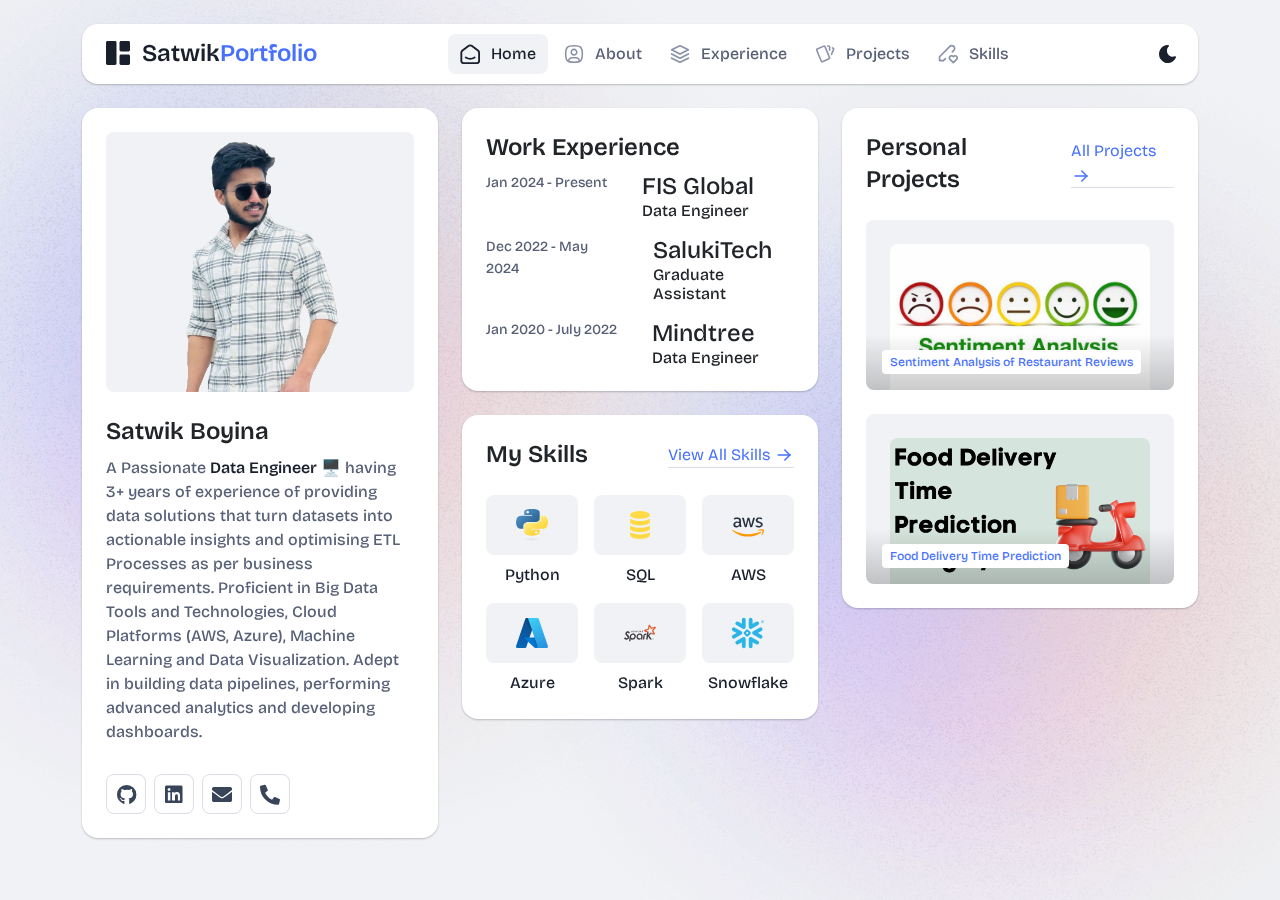
<file: index.html>
<!DOCTYPE html>
<html lang="en">


<!-- Mirrored from marveltheme.com/tf/html/bentofolio-html/index.html by HTTrack Website Copier/3.x [XR&CO'2014], Thu, 12 Dec 2024 10:38:53 GMT -->
<head>
  <meta charset="UTF-8">
  <meta http-equiv="X-UA-Compatible" content="IE=edge">
  <title>Satwik Boyina Portfolio</title>
  <meta name="description" content="Satwik Boyina Portfolio Website">
  <meta name="viewport" content="width=device-width, initial-scale=1">

  <link rel="shortcut icon" type="image/x-icon" href="assets/img/favicon.svg">
  <!-- Place favicon.ico in the root directory -->

  <!-- CSS here -->
  <link rel="stylesheet" href="assets/css/bootstrap.min.css">
  <link rel="stylesheet" href="assets/fontawsome/css/all.min.css">
  <link rel="stylesheet" href="assets/fontawsome/css/fontawesome.min.css">
  <link rel="stylesheet" href="assets/css/slick.css">
  <link rel="stylesheet" href="assets/css/magnific-popup.css">
  <link rel="stylesheet" href="assets/css/style.css">
  <link rel="stylesheet" href="assets/css/responsive.css">
</head>

<body>

  <div id="page-content">
    <!-- header part start -->
    <header class="header-area">
      <nav class="navbar">
        <div class="container">
          <div class="menu-container">
            <div class="logo">
              <a class="navbar-brand me-0" href="index.html">
                <svg width="24" height="24" viewBox="0 0 24 24" fill="none" xmlns="http://www.w3.org/2000/svg">
                  <path
                    d="M0 1.5C0 1.10218 0.158035 0.720644 0.43934 0.43934C0.720644 0.158035 1.10218 0 1.5 0L9 0C9.39782 0 9.77936 0.158035 10.0607 0.43934C10.342 0.720644 10.5 1.10218 10.5 1.5V22.5C10.5 22.8978 10.342 23.2794 10.0607 23.5607C9.77936 23.842 9.39782 24 9 24H1.5C1.10218 24 0.720644 23.842 0.43934 23.5607C0.158035 23.2794 0 22.8978 0 22.5V1.5ZM13.5 1.5C13.5 1.10218 13.658 0.720644 13.9393 0.43934C14.2206 0.158035 14.6022 0 15 0L22.5 0C22.8978 0 23.2794 0.158035 23.5607 0.43934C23.842 0.720644 24 1.10218 24 1.5V9C24 9.39782 23.842 9.77936 23.5607 10.0607C23.2794 10.342 22.8978 10.5 22.5 10.5H15C14.6022 10.5 14.2206 10.342 13.9393 10.0607C13.658 9.77936 13.5 9.39782 13.5 9V1.5ZM13.5 15C13.5 14.6022 13.658 14.2206 13.9393 13.9393C14.2206 13.658 14.6022 13.5 15 13.5H22.5C22.8978 13.5 23.2794 13.658 23.5607 13.9393C23.842 14.2206 24 14.6022 24 15V22.5C24 22.8978 23.842 23.2794 23.5607 23.5607C23.2794 23.842 22.8978 24 22.5 24H15C14.6022 24 14.2206 23.842 13.9393 23.5607C13.658 23.2794 13.5 22.8978 13.5 22.5V15Z"
                    class="logo-icon" />
                </svg>
                <span>Satwik<span class="primary">Portfolio</span></span>
              </a>
            </div>
            <div class="navbar-main d-flex flex-grow-1">
              <div class="logo inner-logo d-block d-xl-none">
                <a class="navbar-brand me-0" href="index.html">
                  <svg width="24" height="24" viewBox="0 0 24 24" fill="none" xmlns="http://www.w3.org/2000/svg">
                    <path
                      d="M0 1.5C0 1.10218 0.158035 0.720644 0.43934 0.43934C0.720644 0.158035 1.10218 0 1.5 0L9 0C9.39782 0 9.77936 0.158035 10.0607 0.43934C10.342 0.720644 10.5 1.10218 10.5 1.5V22.5C10.5 22.8978 10.342 23.2794 10.0607 23.5607C9.77936 23.842 9.39782 24 9 24H1.5C1.10218 24 0.720644 23.842 0.43934 23.5607C0.158035 23.2794 0 22.8978 0 22.5V1.5ZM13.5 1.5C13.5 1.10218 13.658 0.720644 13.9393 0.43934C14.2206 0.158035 14.6022 0 15 0L22.5 0C22.8978 0 23.2794 0.158035 23.5607 0.43934C23.842 0.720644 24 1.10218 24 1.5V9C24 9.39782 23.842 9.77936 23.5607 10.0607C23.2794 10.342 22.8978 10.5 22.5 10.5H15C14.6022 10.5 14.2206 10.342 13.9393 10.0607C13.658 9.77936 13.5 9.39782 13.5 9V1.5ZM13.5 15C13.5 14.6022 13.658 14.2206 13.9393 13.9393C14.2206 13.658 14.6022 13.5 15 13.5H22.5C22.8978 13.5 23.2794 13.658 23.5607 13.9393C23.842 14.2206 24 14.6022 24 15V22.5C24 22.8978 23.842 23.2794 23.5607 23.5607C23.2794 23.842 22.8978 24 22.5 24H15C14.6022 24 14.2206 23.842 13.9393 23.5607C13.658 23.2794 13.5 22.8978 13.5 22.5V15Z"
                      class="logo-icon" />
                  </svg>
                  <span>Satwik<span class="primary">Portfolio</span></span>
                </a>
              </div>
              <ul class="navbar-info mx-auto">
                <li class="nav-item">
                  <a class="nav-link active" aria-current="page" href="index.html">
                    <svg class="nav-icon" viewBox="0 0 15 15" fill="none" xmlns="http://www.w3.org/2000/svg">
                      <path
                        d="M13.475 4.92481L9.03083 1.46814C8.64082 1.16473 8.1608 1 7.66667 1C7.17254 1 6.69251 1.16473 6.3025 1.46814L1.8575 4.92481C1.59037 5.13254 1.37424 5.39858 1.22563 5.7026C1.07701 6.00662 0.99984 6.34058 1 6.67897V12.679C1 13.121 1.17559 13.5449 1.48816 13.8575C1.80072 14.17 2.22464 14.3456 2.66667 14.3456H12.6667C13.1087 14.3456 13.5326 14.17 13.8452 13.8575C14.1577 13.5449 14.3333 13.121 14.3333 12.679V6.67897C14.3333 5.99314 14.0167 5.34564 13.475 4.92481Z"
                        stroke-width="1.4" stroke-linecap="round" stroke-linejoin="round" />
                      <path d="M10.9753 10.1665C9.13359 11.2773 6.14859 11.2773 4.30859 10.1665" stroke-width="1.4"
                        stroke-linecap="round" stroke-linejoin="round" />
                    </svg>

                    <span>Home</span>
                  </a>
                </li>
                <li class="nav-item">
                  <a class="nav-link" href="about.html">
                    <svg class="nav-icon" viewBox="0 0 18 18" fill="none" xmlns="http://www.w3.org/2000/svg">
                      <path
                        d="M9 9.8335C9.66304 9.8335 10.2989 9.5701 10.7678 9.10126C11.2366 8.63242 11.5 7.99654 11.5 7.3335C11.5 6.67045 11.2366 6.03457 10.7678 5.56573C10.2989 5.09689 9.66304 4.8335 9 4.8335C8.33696 4.8335 7.70107 5.09689 7.23223 5.56573C6.76339 6.03457 6.5 6.67045 6.5 7.3335C6.5 7.99654 6.76339 8.63242 7.23223 9.10126C7.70107 9.5701 8.33696 9.8335 9 9.8335Z"
                        stroke-width="1.4" stroke-linecap="round" stroke-linejoin="round" />
                      <path
                        d="M9 1.5C15 1.5 16.5 3 16.5 9C16.5 15 15 16.5 9 16.5C3 16.5 1.5 15 1.5 9C1.5 3 3 1.5 9 1.5Z"
                        stroke-width="1.4" stroke-linecap="round" stroke-linejoin="round" />
                      <path
                        d="M4 15.7085V15.6668C4 14.7828 4.35119 13.9349 4.97631 13.3098C5.60143 12.6847 6.44928 12.3335 7.33333 12.3335H10.6667C11.5507 12.3335 12.3986 12.6847 13.0237 13.3098C13.6488 13.9349 14 14.7828 14 15.6668V15.7085"
                        stroke-width="1.4" stroke-linecap="round" stroke-linejoin="round" />
                    </svg>
                    About
                  </a>
                </li>
                <li class="nav-item">
                  <a class="nav-link" href="services.html">
                    <svg class="nav-icon" viewBox="0 0 16 16" fill="none" xmlns="http://www.w3.org/2000/svg">
                      <path d="M7.99967 1.3335L1.33301 4.66683L7.99967 8.00016L14.6663 4.66683L7.99967 1.3335Z"
                        stroke-width="1.4" stroke-linecap="round" stroke-linejoin="round" />
                      <path d="M1.33301 8L7.99967 11.3333L14.6663 8" stroke-width="1.4" stroke-linecap="round"
                        stroke-linejoin="round" />
                      <path d="M1.33301 11.3335L7.99967 14.6668L14.6663 11.3335" stroke-width="1.4"
                        stroke-linecap="round" stroke-linejoin="round" />
                    </svg>
                    Experience
                  </a>
                </li>
                <li class="nav-item">
                  <a class="nav-link" href="portfolio.html">
                    <svg class="nav-icon" viewBox="0 0 18 17" fill="none" xmlns="http://www.w3.org/2000/svg">
                      <path
                        d="M2.00326 3.99733L7.95159 1.40649C8.04974 1.36442 8.15533 1.34243 8.26212 1.34181C8.3689 1.34119 8.47473 1.36196 8.57337 1.40289C8.67201 1.44382 8.76145 1.50408 8.83642 1.58013C8.9114 1.65617 8.97039 1.74646 9.00992 1.84566L13.1133 11.764C13.1985 11.9651 13.2014 12.1917 13.1213 12.3949C13.0412 12.5982 12.8845 12.7618 12.6849 12.8507L6.73742 15.4415C6.63922 15.4837 6.53356 15.5058 6.42668 15.5065C6.3198 15.5072 6.21387 15.4864 6.11514 15.4455C6.0164 15.4046 5.92688 15.3442 5.85184 15.2681C5.7768 15.192 5.71778 15.1016 5.67826 15.0023L1.57492 5.08316C1.48963 4.88204 1.48673 4.65546 1.56684 4.45222C1.64696 4.24898 1.80367 4.08616 2.00326 3.99733Z"
                        stroke-width="1.4" stroke-linecap="round" stroke-linejoin="round" />
                      <path
                        d="M11.5 1.3335H12.3333C12.5543 1.3335 12.7663 1.42129 12.9226 1.57757C13.0789 1.73385 13.1667 1.94582 13.1667 2.16683V5.0835"
                        stroke-width="1.4" stroke-linecap="round" stroke-linejoin="round" />
                      <path
                        d="M15.6663 3C15.8863 3.09333 16.0997 3.18083 16.3063 3.2625C16.5098 3.34882 16.6706 3.51241 16.7534 3.71729C16.8362 3.92217 16.8343 4.15155 16.748 4.355L14.833 8.83334"
                        stroke-width="1.4" stroke-linecap="round" stroke-linejoin="round" />
                    </svg>
                    Projects
                  </a>
                </li>
                <li class="nav-item">
                  <a class="nav-link" href="blog.html">
                    <svg class="nav-icon" viewBox="0 0 17 16" fill="none" xmlns="http://www.w3.org/2000/svg">
                      <path
                        d="M12.1663 6.16676L13.4163 4.91676C13.6352 4.69789 13.8088 4.43805 13.9273 4.15208C14.0457 3.86612 14.1067 3.55962 14.1067 3.25009C14.1067 2.94056 14.0457 2.63406 13.9273 2.3481C13.8088 2.06213 13.6352 1.80229 13.4163 1.58342C13.1975 1.36455 12.9376 1.19094 12.6517 1.07248C12.3657 0.954033 12.0592 0.893066 11.7497 0.893066C11.4401 0.893066 11.1336 0.954033 10.8477 1.07248C10.5617 1.19094 10.3019 1.36455 10.083 1.58342L1.33301 10.3334V13.6668H4.66634L6.33301 12.0001"
                        stroke-width="1.4" stroke-linecap="round" stroke-linejoin="round" />
                      <path
                        d="M13.0004 15.3335L15.7921 12.5968C15.9633 12.4307 16.0995 12.232 16.1926 12.0124C16.2857 11.7927 16.3339 11.5567 16.3343 11.3181C16.3347 11.0796 16.2873 10.8434 16.1948 10.6235C16.1024 10.4035 15.9669 10.2044 15.7963 10.0377C15.448 9.69712 14.9806 9.50602 14.4935 9.50509C14.0065 9.50415 13.5383 9.69346 13.1888 10.0327L13.0021 10.216L12.8163 10.0327C12.4681 9.69237 12.0008 9.50143 11.5139 9.50049C11.0271 9.49956 10.5591 9.68871 10.2096 10.0277C10.0383 10.1937 9.9021 10.3924 9.80891 10.612C9.71572 10.8316 9.66746 11.0677 9.667 11.3062C9.66653 11.5447 9.71386 11.781 9.80619 12.0009C9.89853 12.2209 10.034 12.4201 10.2046 12.5868L13.0004 15.3335Z"
                        stroke-width="1.4" stroke-linecap="round" stroke-linejoin="round" />
                    </svg>
                    Skills
                  </a>
                </li>
                
              </ul>
              <div class="header-right-info d-flex align-items-center">
                <button class="theme-control-btn">
                  <span class="dark">
                    <svg width="24" height="24" viewBox="0 0 24 24" fill="none" xmlns="http://www.w3.org/2000/svg">
                      <path
                        d="M11.8005 3C10.207 3.0003 8.64356 3.44286 7.27683 4.28049C5.91011 5.11811 4.79139 6.31937 4.04002 7.75612C3.28865 9.19288 2.93281 10.8112 3.01046 12.4386C3.08811 14.0659 3.59633 15.6411 4.48091 16.9963C5.3655 18.3514 6.59326 19.4356 8.03324 20.1333C9.47322 20.8309 11.0714 21.1157 12.6573 20.9574C14.2432 20.7991 15.7573 20.2036 17.0381 19.2344C18.319 18.2652 19.3185 16.9587 19.9301 15.4542C20.2302 14.7162 19.5111 13.9746 18.7875 14.2752C17.5475 14.7888 16.1706 14.8418 14.8963 14.425C13.622 14.0082 12.5308 13.1479 11.8126 11.9937C11.0943 10.8396 10.7943 9.4645 10.9648 8.10764C11.1353 6.75077 11.7655 5.49792 12.7458 4.5669L12.8136 4.4949C13.2986 3.9279 12.913 3.0072 12.1464 3.0072H11.9122L11.8524 3.0018L11.7996 3H11.8005Z"
                        fill="#1A1F2C" />
                    </svg>
                    <small class="theme-text d-block d-xl-none">Change appearance</small>
                  </span>
                  <span class="light">
                    <svg width="24" height="24" viewBox="0 0 24 24" fill="none" xmlns="http://www.w3.org/2000/svg">
                      <path
                        d="M12 19C12.2449 19 12.4813 19.09 12.6644 19.2527C12.8474 19.4155 12.9643 19.6397 12.993 19.883L13 20V21C12.9997 21.2549 12.9021 21.5 12.7272 21.6854C12.5522 21.8707 12.313 21.9822 12.0586 21.9972C11.8042 22.0121 11.5536 21.9293 11.3582 21.7657C11.1627 21.6021 11.0371 21.3701 11.007 21.117L11 21V20C11 19.7348 11.1054 19.4804 11.2929 19.2929C11.4804 19.1054 11.7348 19 12 19Z"
                        fill="#FD7E41" />
                      <path
                        d="M18.3127 16.9099L18.4067 16.9929L19.1067 17.6929C19.2861 17.8729 19.3902 18.1144 19.398 18.3683C19.4057 18.6223 19.3165 18.8697 19.1485 19.0602C18.9804 19.2508 18.7462 19.3702 18.4933 19.3943C18.2403 19.4184 17.9877 19.3454 17.7867 19.1899L17.6927 19.1069L16.9927 18.4069C16.8202 18.2347 16.7165 18.0053 16.7012 17.7619C16.6859 17.5186 16.76 17.278 16.9097 17.0855C17.0593 16.893 17.2741 16.7618 17.5137 16.7166C17.7533 16.6713 18.0012 16.7152 18.2107 16.8399L18.3127 16.9099Z"
                        fill="#FD7E41" />
                      <path
                        d="M7.00747 16.993C7.17965 17.1652 7.28308 17.3943 7.29836 17.6373C7.31364 17.8803 7.23972 18.1206 7.09047 18.313L7.00747 18.407L6.30747 19.107C6.12751 19.2863 5.88604 19.3905 5.63209 19.3982C5.37814 19.406 5.13076 19.3168 4.94019 19.1487C4.74963 18.9807 4.63017 18.7464 4.60607 18.4935C4.58198 18.2406 4.65506 17.988 4.81047 17.787L4.89347 17.693L5.59347 16.993C5.781 16.8055 6.03531 16.7002 6.30047 16.7002C6.56563 16.7002 6.81994 16.8055 7.00747 16.993Z"
                        fill="#FD7E41" />
                      <path
                        d="M3.99987 11C4.25475 11.0003 4.4999 11.0979 4.68524 11.2728C4.87057 11.4478 4.9821 11.687 4.99704 11.9414C5.01198 12.1958 4.92919 12.4464 4.7656 12.6418C4.60201 12.8373 4.36996 12.9629 4.11687 12.993L3.99987 13H2.99987C2.74499 12.9997 2.49984 12.9021 2.3145 12.7272C2.12916 12.5522 2.01763 12.313 2.0027 12.0586C1.98776 11.8042 2.07054 11.5536 2.23413 11.3582C2.39772 11.1627 2.62977 11.0371 2.88287 11.007L2.99987 11H3.99987Z"
                        fill="#FD7E41" />
                      <path
                        d="M20.9999 11C21.2547 11.0003 21.4999 11.0979 21.6852 11.2728C21.8706 11.4478 21.9821 11.687 21.997 11.9414C22.012 12.1958 21.9292 12.4464 21.7656 12.6418C21.602 12.8373 21.37 12.9629 21.1169 12.993L20.9999 13H19.9999C19.745 12.9997 19.4998 12.9021 19.3145 12.7272C19.1292 12.5522 19.0176 12.313 19.0027 12.0586C18.9878 11.8042 19.0705 11.5536 19.2341 11.3582C19.3977 11.1627 19.6298 11.0371 19.8829 11.007L19.9999 11H20.9999Z"
                        fill="#FD7E41" />
                      <path
                        d="M6.21264 4.80985L6.30664 4.89285L7.00664 5.59285C7.18599 5.77281 7.29011 6.01429 7.29787 6.26824C7.30562 6.52219 7.21642 6.76957 7.04839 6.96013C6.88036 7.1507 6.64609 7.27016 6.39316 7.29425C6.14024 7.31834 5.88763 7.24526 5.68664 7.08985L5.59264 7.00685L4.89264 6.30685C4.72073 6.13453 4.61757 5.90543 4.6025 5.66248C4.58744 5.41954 4.6615 5.17945 4.8108 4.98721C4.9601 4.79497 5.1744 4.66378 5.41351 4.61824C5.65262 4.57271 5.90013 4.61594 6.10964 4.73985L6.21264 4.80985Z"
                        fill="#FD7E41" />
                      <path
                        d="M19.1071 4.89288C19.2793 5.06508 19.3827 5.29418 19.398 5.5372C19.4132 5.78023 19.3393 6.02048 19.1901 6.21288L19.1071 6.30688L18.4071 7.00688C18.2271 7.18623 17.9856 7.29036 17.7317 7.29811C17.4777 7.30587 17.2304 7.21667 17.0398 7.04864C16.8492 6.8806 16.7298 6.64633 16.7057 6.39341C16.6816 6.14049 16.7547 5.88788 16.9101 5.68688L16.9931 5.59288L17.6931 4.89288C17.8806 4.70541 18.1349 4.6001 18.4001 4.6001C18.6652 4.6001 18.9196 4.70541 19.1071 4.89288Z"
                        fill="#FD7E41" />
                      <path
                        d="M12 2C12.2449 2.00003 12.4813 2.08996 12.6644 2.25272C12.8474 2.41547 12.9643 2.63975 12.993 2.883L13 3V4C12.9997 4.25488 12.9021 4.50003 12.7272 4.68537C12.5522 4.8707 12.313 4.98223 12.0586 4.99717C11.8042 5.01211 11.5536 4.92933 11.3582 4.76573C11.1627 4.60214 11.0371 4.3701 11.007 4.117L11 4V3C11 2.73478 11.1054 2.48043 11.2929 2.29289C11.4804 2.10536 11.7348 2 12 2Z"
                        fill="#FD7E41" />
                      <path
                        d="M12 7C12.9797 6.99994 13.9378 7.28769 14.7553 7.8275C15.5729 8.36731 16.2138 9.1354 16.5986 10.0364C16.9833 10.9373 17.0949 11.9315 16.9195 12.8953C16.7441 13.8592 16.2893 14.7502 15.6118 15.4579C14.9343 16.1655 14.0638 16.6585 13.1085 16.8756C12.1532 17.0928 11.1552 17.0245 10.2383 16.6793C9.3215 16.334 8.52629 15.7271 7.95146 14.9338C7.37663 14.1405 7.04752 13.1958 7.005 12.217L7 12L7.005 11.783C7.06092 10.4958 7.61161 9.27978 8.54222 8.38866C9.47284 7.49754 10.7115 7.00007 12 7Z"
                        fill="#FD7E41" />
                    </svg>
                    <small class="theme-text d-block d-xl-none">Change appearance</small>
                  </span>
                </button>
                
              </div>
            </div>
            <div class="mobile-menu-overlay d-block d-lg-none"></div>
            <div class="mobile-menu-control-bar d-block d-xl-none">
              <button class="mobile-menu-control-bar">
                <i class="fas fa-bars"></i>
              </button>
            </div>
          </div>
        </div>
      </nav>
    </header>
    <!-- header part end -->
  
    <!-- main area part start -->
    <main>
      <section class="content-box-area mt-4">
        <div class="container">
          <div class="row g-4">
            <div class="col-xl-4">
              <div class="card profile-card">
                <div class="card-body">
                  <div class="image text-center">
                    <img src="assets/img/images/profile.png" alt="profile">
                  </div>
                  <div class="text">
                    <h3 class="card-title">Satwik Boyina</h3>
                    <p>A Passionate <span>Data Engineer</span> 🖥️ having 3+ years of experience of providing data solutions that turn datasets into actionable insights and optimising ETL Processes as per business requirements. Proficient in Big Data Tools and Technologies, Cloud Platforms (AWS, Azure), Machine Learning and Data Visualization. Adept in building data pipelines, performing advanced analytics and developing dashboards. </p>
                    
                    <div class="social-media-icon">
                      <ul class="list-unstyled">
                        <li><a href="https://github.com/satwikboyina" target="_blank"><i class="fab fa-github"></i></a></li>
                        <li><a href="https://linkedin.com/in/satwikboyina" target="_blank"><i class="fab fa-linkedin"></i></a></li>
                        <li><a href="mailto:satwikb2702@gmail.com"><i class="fas fa-envelope"></i></a></li>
                        <li><a href="tel:+16185213218"><i class="fas fa-phone-alt"></i></a></li>
                      </ul>
                    </div>
                  </div>
                </div>
              </div>
            </div>
            <div class="col-xl-4">
              <div class="row g-4">
                <div class="col-lg-12">
                  <div class="card">
                    <div class="card-body work-experiance-card">
                      <h3 class="card-title">Work Experience</h3>
                      <div class="work-experiance-main">
                        <ul class="work-experiance-slider list-unstyled">
                          <li>
                            <div class="date">
                              <p>Jan 2024 - Present</p>
                            </div>
                            <div class="info">
                            
                              <div class="text">
                                <h4 class="title">FIS Global</h4>
                                <h6 class="subtitle">Data Engineer</h6>
                              </div>
                            </div>
                          </li>
                          <li>
                            <div class="date">
                              <p>Dec 2022 - May 2024</p>
                            </div>
                            <div class="info">
                            
                              <div class="text">
                                <h4 class="title">SalukiTech</h4>
                                <h6 class="subtitle">Graduate Assistant</h6>
                              </div>
                            </div>
                          </li>
                          <li>
                            <div class="date">
                              <p>Jan 2020 - July 2022 </p>
                            </div>
                            <div class="info">
                            
                              <div class="text">
                                <h4 class="title"> Mindtree</h4>
                                <h6 class="subtitle"> Data Engineer</h6>
                              </div>
                            </div>
                          </li>
                        </ul>
                      </div>
                    </div>
                  </div>
                </div>
                <div class="col-lg-12">
                  <div class="card expertise-card">
                    <div class="card-body">
                      <h3 class="card-title">My Skills 
                        <a class="link-btn" href="blog.html"> View All Skills
                          <svg class="icon" width="20" height="20" viewBox="0 0 20 20" fill="none" xmlns="http://www.w3.org/2000/svg">
                            <path d="M4.16699 10H15.8337" stroke="#4770FF" stroke-width="1.5" stroke-linecap="round" stroke-linejoin="round" />
                            <path d="M10.833 15L15.833 10" stroke="#4770FF" stroke-width="1.5" stroke-linecap="round" stroke-linejoin="round" />
                            <path d="M10.833 5L15.833 10" stroke="#4770FF" stroke-width="1.5" stroke-linecap="round" stroke-linejoin="round" />
                          </svg>
                        </a>
                      </h3>
                      <div class="expertise-main mt-24">
                        <div class="row g-3">
                          <div class="col-xl-4 col-md-4 col-sm-6 col-6">
                            <div class="expertise-item">
                              <div class="image text-center">
                                <img src="assets/img/icons/python.svg" alt="python">
                              </div>
                              <div class="text">
                                <h4 class="title">Python</h4>
                              </div>
                            </div>
                          </div>
                          <div class="col-xl-4 col-md-4 col-sm-6 col-6">
                            <div class="expertise-item">
                              <div class="image text-center">
                                <img src="assets/img/icons/sql.svg" alt="sql">
                              </div>
                              <div class="text">
                                <h4 class="title">SQL</h4>
                              </div>
                            </div>
                          </div>
                          <div class="col-xl-4 col-md-4 col-sm-6 col-6">
                            <div class="expertise-item">
                              <div class="image text-center">
                                <img src="assets/img/icons/aws.svg" alt="aws">
                              </div>
                              <div class="text">
                                <h4 class="title">AWS</h4>
                              </div>
                            </div>
                          </div>
                          <div class="col-xl-4 col-md-4 col-sm-6 col-6">
                            <div class="expertise-item">
                              <div class="image text-center">
                                <img src="assets/img/icons/azure.svg" alt="azure">
                              </div>
                              <div class="text">
                                <h4 class="title">Azure</h4>
                              </div>
                            </div>
                          </div>
                          <div class="col-xl-4 col-md-4 col-sm-6 col-6">
                            <div class="expertise-item">
                              <div class="image text-center">
                                <img src="assets/img/icons/apache-spark.svg" alt="apache-spark">
                              </div>
                              <div class="text">
                                <h4 class="title">Spark</h4>
                              </div>
                            </div>
                          </div>
                          <div class="col-xl-4 col-md-4 col-sm-6 col-6">
                            <div class="expertise-item">
                              <div class="image text-center">
                                <img src="assets/img/icons/Snowflake.svg" alt="snowflake">
                              </div>
                              <div class="text">
                                <h4 class="title">Snowflake</h4>
                              </div>
                            </div>
                          </div>
                        </div>
                      </div>
                    </div>
                  </div>
                </div>
              </div>
            </div>
            <div class="col-xl-4">
              <div class="card card-projects">
                <div class="card-body">
  
                  <h3 class="card-title">Personal Projects <a class="link-btn" href="portfolio.html">All Projects
                      <svg class="icon" width="20" height="20" viewBox="0 0 20 20" fill="none"
                        xmlns="http://www.w3.org/2000/svg">
                        <path d="M4.16699 10H15.8337" stroke="#4770FF" stroke-width="1.5" stroke-linecap="round"
                          stroke-linejoin="round" />
                        <path d="M10.833 15L15.833 10" stroke="#4770FF" stroke-width="1.5" stroke-linecap="round"
                          stroke-linejoin="round" />
                        <path d="M10.833 5L15.833 10" stroke="#4770FF" stroke-width="1.5" stroke-linecap="round"
                          stroke-linejoin="round" />
                      </svg>
  
                    </a></h3>
                  <div class="projects-main mt-24">
                    <div class="row g-4 parent-container">
                      <div class="col-lg-12">
                        <div class="project-item">
                          <div class="image">
                            <img src="assets/img/projects/project-1.png" alt="project-1" class="img-fluid w-100">
                            <a href="assets/img/projects/project-1.png"
                              class="gallery-popup full-image-preview parent-container">
                              <svg class="icon" xmlns="http://www.w3.org/2000/svg" viewBox="0 0 20 20" fill="none"
                                stroke="currentColor" stroke-linecap="round" stroke-linejoin="round" stroke-width="1.5">
                                <path d="M10 4.167v11.666M4.167 10h11.666"></path>
                              </svg>
                            </a>
                            <div class="info">
                              <span class="category">Sentiment Analysis of Restaurant Reviews</span>
                            </div>
                          </div>
                        </div>
                      </div>
                      <div class="col-lg-12">
                        <div class="project-item">
                          <div class="image">
                            <img src="assets/img/projects/project-2.png" alt="project-2" class="img-fluid w-100">
                            <a href="assets/img/projects/project-2.png"
                              class="gallery-popup full-image-preview parent-container">
                              <svg class="icon" xmlns="http://www.w3.org/2000/svg" viewBox="0 0 20 20" fill="none"
                                stroke="currentColor" stroke-linecap="round" stroke-linejoin="round" stroke-width="1.5">
                                <path d="M10 4.167v11.666M4.167 10h11.666"></path>
                              </svg>
                            </a>
                            <div class="info">
                              <span class="category">Food Delivery Time Prediction</span>
                            </div>
                          </div>
                        </div>
                      </div>
                    </div>
                  </div>
                </div>
              </div>
            </div>
          </div>
          
                  
      </section>
      <!-- background shape area start -->
      <div class="background-shapes">
        <div class="shape-1 common-shape">
          <img src="assets/img/bg/banner-shape-1.png" alt="banner-shape-1">
        </div>
        <div class="shape-2 common-shape">
          <img src="assets/img/bg/banner-shape-1.png" alt="banner-shape-1">
        </div>
        <div class="threed-shape-1 move-with-cursor" data-value="1">
          <img src="assets/img/bg/object-3d-1.png" alt="object-3d-1">
        </div>
        <div class="threed-shape-2 move-with-cursor" data-value="1">
          <img src="assets/img/bg/object-3d-2.png" alt="object-3d-2">
        </div>
      </div>
      <!-- background shape area end -->
    </main>
    <!-- main area part end -->
  
    <!-- footer part start -->
    
    <!-- footer part end -->
  </div>

  <!-- JS here -->
  <script src="assets/js/vendor/jquery-3.6.0.min.js"></script>
  <script src="assets/js/bootstrap.bundle.min.js"></script>
  <script src="assets/js/jquery.magnific-popup.min.js"></script>
  <script src="assets/js/ajax-form.js"></script>
  <script src="assets/js/clipboard.min.js"></script>
  <script src="assets/js/slick.min.js"></script>
  <script src="assets/js/script.js"></script>
</body>


<!-- Mirrored from marveltheme.com/tf/html/bentofolio-html/index.html by HTTrack Website Copier/3.x [XR&CO'2014], Thu, 12 Dec 2024 10:39:06 GMT -->
</html>
</file>
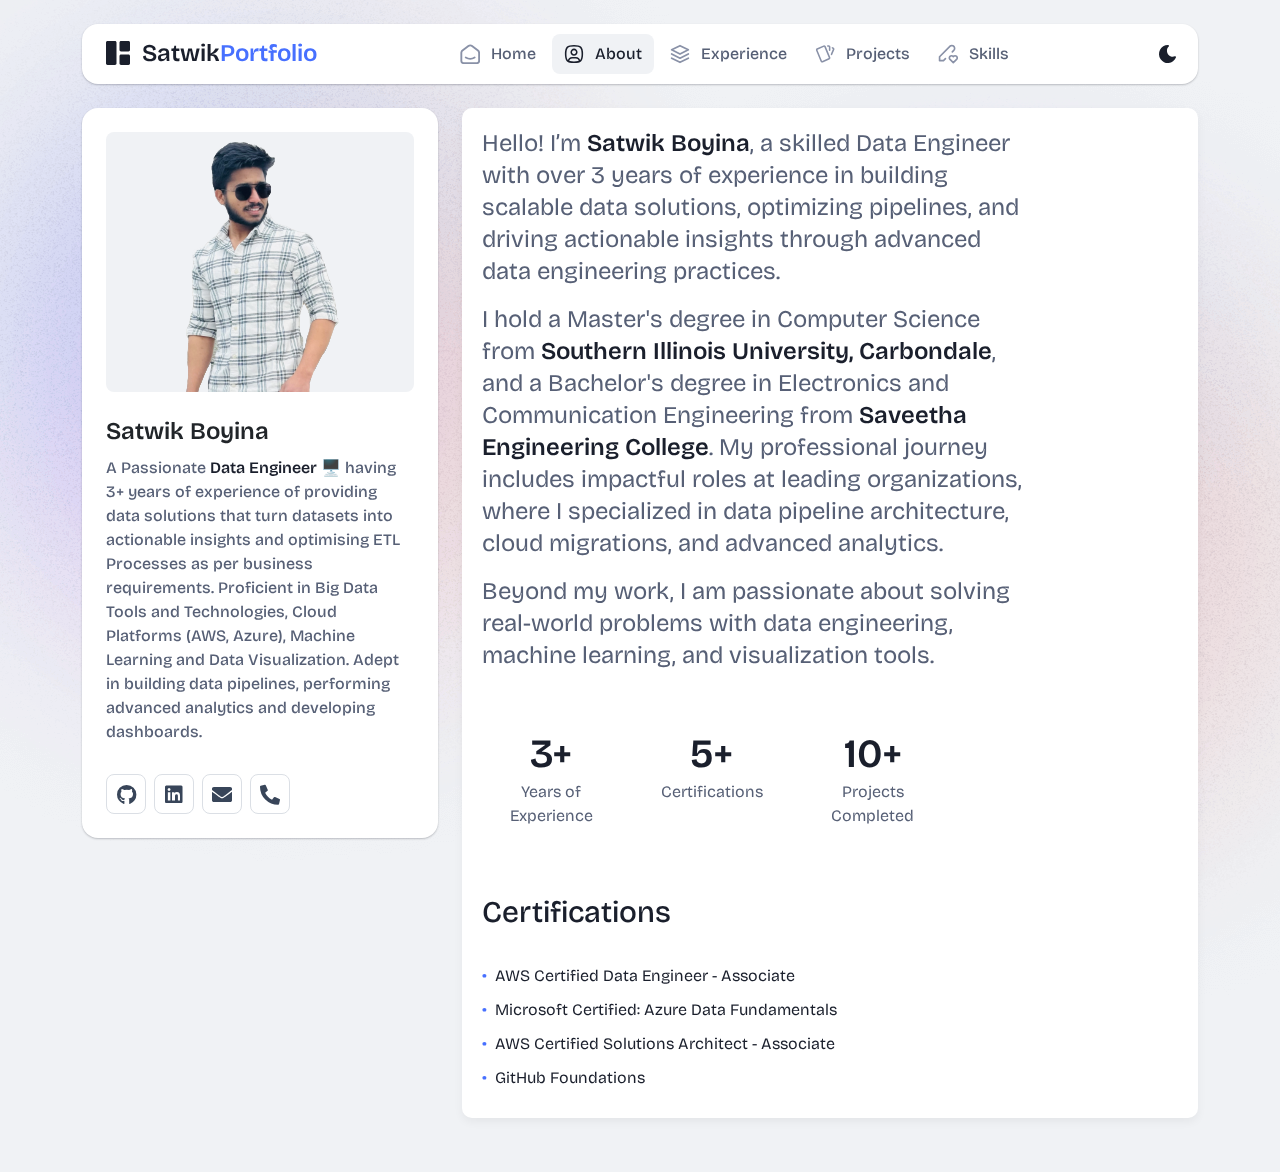
<file: about.html>
<!DOCTYPE html>
<html lang="en">


<!-- Mirrored from marveltheme.com/tf/html/bentofolio-html/about.html by HTTrack Website Copier/3.x [XR&CO'2014], Thu, 12 Dec 2024 10:39:11 GMT -->
<head>
  <meta charset="UTF-8">
  <meta http-equiv="X-UA-Compatible" content="IE=edge">
  <title>Satwik Boyina Portfolio</title>
  <meta name="description" content="Satwik Boyina Portfolio Website">
  <meta name="viewport" content="width=device-width, initial-scale=1">

  <link rel="shortcut icon" type="image/x-icon" href="assets/img/favicon.svg">
  <!-- Place favicon.ico in the root directory -->

  <!-- CSS here -->
  <link rel="stylesheet" href="assets/css/bootstrap.min.css">
  <link rel="stylesheet" href="assets/fontawsome/css/all.min.css">
  <link rel="stylesheet" href="assets/fontawsome/css/fontawesome.min.css">
  <link rel="stylesheet" href="assets/css/slick.css">
  <link rel="stylesheet" href="assets/css/magnific-popup.css">
  <link rel="stylesheet" href="assets/css/style.css">
  <link rel="stylesheet" href="assets/css/responsive.css">
</head>

<body>
  <div id="page-content">
    <!-- header part start -->
    <header class="header-area">
      <nav class="navbar">
        <div class="container">
          <div class="menu-container">
            <div class="logo">
              <a class="navbar-brand me-0" href="index.html">
                <svg width="24" height="24" viewBox="0 0 24 24" fill="none" xmlns="http://www.w3.org/2000/svg">
                  <path
                    d="M0 1.5C0 1.10218 0.158035 0.720644 0.43934 0.43934C0.720644 0.158035 1.10218 0 1.5 0L9 0C9.39782 0 9.77936 0.158035 10.0607 0.43934C10.342 0.720644 10.5 1.10218 10.5 1.5V22.5C10.5 22.8978 10.342 23.2794 10.0607 23.5607C9.77936 23.842 9.39782 24 9 24H1.5C1.10218 24 0.720644 23.842 0.43934 23.5607C0.158035 23.2794 0 22.8978 0 22.5V1.5ZM13.5 1.5C13.5 1.10218 13.658 0.720644 13.9393 0.43934C14.2206 0.158035 14.6022 0 15 0L22.5 0C22.8978 0 23.2794 0.158035 23.5607 0.43934C23.842 0.720644 24 1.10218 24 1.5V9C24 9.39782 23.842 9.77936 23.5607 10.0607C23.2794 10.342 22.8978 10.5 22.5 10.5H15C14.6022 10.5 14.2206 10.342 13.9393 10.0607C13.658 9.77936 13.5 9.39782 13.5 9V1.5ZM13.5 15C13.5 14.6022 13.658 14.2206 13.9393 13.9393C14.2206 13.658 14.6022 13.5 15 13.5H22.5C22.8978 13.5 23.2794 13.658 23.5607 13.9393C23.842 14.2206 24 14.6022 24 15V22.5C24 22.8978 23.842 23.2794 23.5607 23.5607C23.2794 23.842 22.8978 24 22.5 24H15C14.6022 24 14.2206 23.842 13.9393 23.5607C13.658 23.2794 13.5 22.8978 13.5 22.5V15Z"
                    class="logo-icon" />
                </svg>
                <span>Satwik<span class="primary">Portfolio</span></span>
              </a>
            </div>
            <div class="navbar-main d-flex flex-grow-1">
              <div class="logo inner-logo d-block d-xl-none">
                <a class="navbar-brand me-0" href="index.html">
                  <svg width="24" height="24" viewBox="0 0 24 24" fill="none" xmlns="http://www.w3.org/2000/svg">
                    <path
                      d="M0 1.5C0 1.10218 0.158035 0.720644 0.43934 0.43934C0.720644 0.158035 1.10218 0 1.5 0L9 0C9.39782 0 9.77936 0.158035 10.0607 0.43934C10.342 0.720644 10.5 1.10218 10.5 1.5V22.5C10.5 22.8978 10.342 23.2794 10.0607 23.5607C9.77936 23.842 9.39782 24 9 24H1.5C1.10218 24 0.720644 23.842 0.43934 23.5607C0.158035 23.2794 0 22.8978 0 22.5V1.5ZM13.5 1.5C13.5 1.10218 13.658 0.720644 13.9393 0.43934C14.2206 0.158035 14.6022 0 15 0L22.5 0C22.8978 0 23.2794 0.158035 23.5607 0.43934C23.842 0.720644 24 1.10218 24 1.5V9C24 9.39782 23.842 9.77936 23.5607 10.0607C23.2794 10.342 22.8978 10.5 22.5 10.5H15C14.6022 10.5 14.2206 10.342 13.9393 10.0607C13.658 9.77936 13.5 9.39782 13.5 9V1.5ZM13.5 15C13.5 14.6022 13.658 14.2206 13.9393 13.9393C14.2206 13.658 14.6022 13.5 15 13.5H22.5C22.8978 13.5 23.2794 13.658 23.5607 13.9393C23.842 14.2206 24 14.6022 24 15V22.5C24 22.8978 23.842 23.2794 23.5607 23.5607C23.2794 23.842 22.8978 24 22.5 24H15C14.6022 24 14.2206 23.842 13.9393 23.5607C13.658 23.2794 13.5 22.8978 13.5 22.5V15Z"
                      class="logo-icon" />
                  </svg>
                  <span>Satwik<span class="primary">Portfolio</span></span>
                </a>
              </div>
              <ul class="navbar-info mx-auto">
                <li class="nav-item">
                  <a class="nav-link" aria-current="page" href="index.html">
                    <svg class="nav-icon" viewBox="0 0 15 15" fill="none" xmlns="http://www.w3.org/2000/svg">
                      <path
                        d="M13.475 4.92481L9.03083 1.46814C8.64082 1.16473 8.1608 1 7.66667 1C7.17254 1 6.69251 1.16473 6.3025 1.46814L1.8575 4.92481C1.59037 5.13254 1.37424 5.39858 1.22563 5.7026C1.07701 6.00662 0.99984 6.34058 1 6.67897V12.679C1 13.121 1.17559 13.5449 1.48816 13.8575C1.80072 14.17 2.22464 14.3456 2.66667 14.3456H12.6667C13.1087 14.3456 13.5326 14.17 13.8452 13.8575C14.1577 13.5449 14.3333 13.121 14.3333 12.679V6.67897C14.3333 5.99314 14.0167 5.34564 13.475 4.92481Z"
                        stroke-width="1.4" stroke-linecap="round" stroke-linejoin="round" />
                      <path d="M10.9753 10.1665C9.13359 11.2773 6.14859 11.2773 4.30859 10.1665" stroke-width="1.4"
                        stroke-linecap="round" stroke-linejoin="round" />
                    </svg>

                    <span>Home</span>
                  </a>
                </li>
                <li class="nav-item">
                  <a class="nav-link active" href="about.html">
                    <svg class="nav-icon" viewBox="0 0 18 18" fill="none" xmlns="http://www.w3.org/2000/svg">
                      <path
                        d="M9 9.8335C9.66304 9.8335 10.2989 9.5701 10.7678 9.10126C11.2366 8.63242 11.5 7.99654 11.5 7.3335C11.5 6.67045 11.2366 6.03457 10.7678 5.56573C10.2989 5.09689 9.66304 4.8335 9 4.8335C8.33696 4.8335 7.70107 5.09689 7.23223 5.56573C6.76339 6.03457 6.5 6.67045 6.5 7.3335C6.5 7.99654 6.76339 8.63242 7.23223 9.10126C7.70107 9.5701 8.33696 9.8335 9 9.8335Z"
                        stroke-width="1.4" stroke-linecap="round" stroke-linejoin="round" />
                      <path
                        d="M9 1.5C15 1.5 16.5 3 16.5 9C16.5 15 15 16.5 9 16.5C3 16.5 1.5 15 1.5 9C1.5 3 3 1.5 9 1.5Z"
                        stroke-width="1.4" stroke-linecap="round" stroke-linejoin="round" />
                      <path
                        d="M4 15.7085V15.6668C4 14.7828 4.35119 13.9349 4.97631 13.3098C5.60143 12.6847 6.44928 12.3335 7.33333 12.3335H10.6667C11.5507 12.3335 12.3986 12.6847 13.0237 13.3098C13.6488 13.9349 14 14.7828 14 15.6668V15.7085"
                        stroke-width="1.4" stroke-linecap="round" stroke-linejoin="round" />
                    </svg>
                    About
                  </a>
                </li>
                <li class="nav-item">
                  <a class="nav-link" href="services.html">
                    <svg class="nav-icon" viewBox="0 0 16 16" fill="none" xmlns="http://www.w3.org/2000/svg">
                      <path d="M7.99967 1.3335L1.33301 4.66683L7.99967 8.00016L14.6663 4.66683L7.99967 1.3335Z"
                        stroke-width="1.4" stroke-linecap="round" stroke-linejoin="round" />
                      <path d="M1.33301 8L7.99967 11.3333L14.6663 8" stroke-width="1.4" stroke-linecap="round"
                        stroke-linejoin="round" />
                      <path d="M1.33301 11.3335L7.99967 14.6668L14.6663 11.3335" stroke-width="1.4"
                        stroke-linecap="round" stroke-linejoin="round" />
                    </svg>
                    Experience
                  </a>
                </li>
                <li class="nav-item">
                  <a class="nav-link" href="portfolio.html">
                    <svg class="nav-icon" viewBox="0 0 18 17" fill="none" xmlns="http://www.w3.org/2000/svg">
                      <path
                        d="M2.00326 3.99733L7.95159 1.40649C8.04974 1.36442 8.15533 1.34243 8.26212 1.34181C8.3689 1.34119 8.47473 1.36196 8.57337 1.40289C8.67201 1.44382 8.76145 1.50408 8.83642 1.58013C8.9114 1.65617 8.97039 1.74646 9.00992 1.84566L13.1133 11.764C13.1985 11.9651 13.2014 12.1917 13.1213 12.3949C13.0412 12.5982 12.8845 12.7618 12.6849 12.8507L6.73742 15.4415C6.63922 15.4837 6.53356 15.5058 6.42668 15.5065C6.3198 15.5072 6.21387 15.4864 6.11514 15.4455C6.0164 15.4046 5.92688 15.3442 5.85184 15.2681C5.7768 15.192 5.71778 15.1016 5.67826 15.0023L1.57492 5.08316C1.48963 4.88204 1.48673 4.65546 1.56684 4.45222C1.64696 4.24898 1.80367 4.08616 2.00326 3.99733Z"
                        stroke-width="1.4" stroke-linecap="round" stroke-linejoin="round" />
                      <path
                        d="M11.5 1.3335H12.3333C12.5543 1.3335 12.7663 1.42129 12.9226 1.57757C13.0789 1.73385 13.1667 1.94582 13.1667 2.16683V5.0835"
                        stroke-width="1.4" stroke-linecap="round" stroke-linejoin="round" />
                      <path
                        d="M15.6663 3C15.8863 3.09333 16.0997 3.18083 16.3063 3.2625C16.5098 3.34882 16.6706 3.51241 16.7534 3.71729C16.8362 3.92217 16.8343 4.15155 16.748 4.355L14.833 8.83334"
                        stroke-width="1.4" stroke-linecap="round" stroke-linejoin="round" />
                    </svg>
                    Projects
                  </a>
                </li>
                <li class="nav-item">
                  <a class="nav-link" href="blog.html">
                    <svg class="nav-icon" viewBox="0 0 17 16" fill="none" xmlns="http://www.w3.org/2000/svg">
                      <path
                        d="M12.1663 6.16676L13.4163 4.91676C13.6352 4.69789 13.8088 4.43805 13.9273 4.15208C14.0457 3.86612 14.1067 3.55962 14.1067 3.25009C14.1067 2.94056 14.0457 2.63406 13.9273 2.3481C13.8088 2.06213 13.6352 1.80229 13.4163 1.58342C13.1975 1.36455 12.9376 1.19094 12.6517 1.07248C12.3657 0.954033 12.0592 0.893066 11.7497 0.893066C11.4401 0.893066 11.1336 0.954033 10.8477 1.07248C10.5617 1.19094 10.3019 1.36455 10.083 1.58342L1.33301 10.3334V13.6668H4.66634L6.33301 12.0001"
                        stroke-width="1.4" stroke-linecap="round" stroke-linejoin="round" />
                      <path
                        d="M13.0004 15.3335L15.7921 12.5968C15.9633 12.4307 16.0995 12.232 16.1926 12.0124C16.2857 11.7927 16.3339 11.5567 16.3343 11.3181C16.3347 11.0796 16.2873 10.8434 16.1948 10.6235C16.1024 10.4035 15.9669 10.2044 15.7963 10.0377C15.448 9.69712 14.9806 9.50602 14.4935 9.50509C14.0065 9.50415 13.5383 9.69346 13.1888 10.0327L13.0021 10.216L12.8163 10.0327C12.4681 9.69237 12.0008 9.50143 11.5139 9.50049C11.0271 9.49956 10.5591 9.68871 10.2096 10.0277C10.0383 10.1937 9.9021 10.3924 9.80891 10.612C9.71572 10.8316 9.66746 11.0677 9.667 11.3062C9.66653 11.5447 9.71386 11.781 9.80619 12.0009C9.89853 12.2209 10.034 12.4201 10.2046 12.5868L13.0004 15.3335Z"
                        stroke-width="1.4" stroke-linecap="round" stroke-linejoin="round" />
                    </svg>
                    Skills
                  </a>
                </li>
                
              </ul>
              <div class="header-right-info d-flex align-items-center">
                <button class="theme-control-btn">
                  <span class="dark">
                    <svg width="24" height="24" viewBox="0 0 24 24" fill="none" xmlns="http://www.w3.org/2000/svg">
                      <path
                        d="M11.8005 3C10.207 3.0003 8.64356 3.44286 7.27683 4.28049C5.91011 5.11811 4.79139 6.31937 4.04002 7.75612C3.28865 9.19288 2.93281 10.8112 3.01046 12.4386C3.08811 14.0659 3.59633 15.6411 4.48091 16.9963C5.3655 18.3514 6.59326 19.4356 8.03324 20.1333C9.47322 20.8309 11.0714 21.1157 12.6573 20.9574C14.2432 20.7991 15.7573 20.2036 17.0381 19.2344C18.319 18.2652 19.3185 16.9587 19.9301 15.4542C20.2302 14.7162 19.5111 13.9746 18.7875 14.2752C17.5475 14.7888 16.1706 14.8418 14.8963 14.425C13.622 14.0082 12.5308 13.1479 11.8126 11.9937C11.0943 10.8396 10.7943 9.4645 10.9648 8.10764C11.1353 6.75077 11.7655 5.49792 12.7458 4.5669L12.8136 4.4949C13.2986 3.9279 12.913 3.0072 12.1464 3.0072H11.9122L11.8524 3.0018L11.7996 3H11.8005Z"
                        fill="#1A1F2C" />
                    </svg>
                    <small class="theme-text d-block d-xl-none">Change appearance</small>
                  </span>
                  <span class="light">
                    <svg width="24" height="24" viewBox="0 0 24 24" fill="none" xmlns="http://www.w3.org/2000/svg">
                      <path
                        d="M12 19C12.2449 19 12.4813 19.09 12.6644 19.2527C12.8474 19.4155 12.9643 19.6397 12.993 19.883L13 20V21C12.9997 21.2549 12.9021 21.5 12.7272 21.6854C12.5522 21.8707 12.313 21.9822 12.0586 21.9972C11.8042 22.0121 11.5536 21.9293 11.3582 21.7657C11.1627 21.6021 11.0371 21.3701 11.007 21.117L11 21V20C11 19.7348 11.1054 19.4804 11.2929 19.2929C11.4804 19.1054 11.7348 19 12 19Z"
                        fill="#FD7E41" />
                      <path
                        d="M18.3127 16.9099L18.4067 16.9929L19.1067 17.6929C19.2861 17.8729 19.3902 18.1144 19.398 18.3683C19.4057 18.6223 19.3165 18.8697 19.1485 19.0602C18.9804 19.2508 18.7462 19.3702 18.4933 19.3943C18.2403 19.4184 17.9877 19.3454 17.7867 19.1899L17.6927 19.1069L16.9927 18.4069C16.8202 18.2347 16.7165 18.0053 16.7012 17.7619C16.6859 17.5186 16.76 17.278 16.9097 17.0855C17.0593 16.893 17.2741 16.7618 17.5137 16.7166C17.7533 16.6713 18.0012 16.7152 18.2107 16.8399L18.3127 16.9099Z"
                        fill="#FD7E41" />
                      <path
                        d="M7.00747 16.993C7.17965 17.1652 7.28308 17.3943 7.29836 17.6373C7.31364 17.8803 7.23972 18.1206 7.09047 18.313L7.00747 18.407L6.30747 19.107C6.12751 19.2863 5.88604 19.3905 5.63209 19.3982C5.37814 19.406 5.13076 19.3168 4.94019 19.1487C4.74963 18.9807 4.63017 18.7464 4.60607 18.4935C4.58198 18.2406 4.65506 17.988 4.81047 17.787L4.89347 17.693L5.59347 16.993C5.781 16.8055 6.03531 16.7002 6.30047 16.7002C6.56563 16.7002 6.81994 16.8055 7.00747 16.993Z"
                        fill="#FD7E41" />
                      <path
                        d="M3.99987 11C4.25475 11.0003 4.4999 11.0979 4.68524 11.2728C4.87057 11.4478 4.9821 11.687 4.99704 11.9414C5.01198 12.1958 4.92919 12.4464 4.7656 12.6418C4.60201 12.8373 4.36996 12.9629 4.11687 12.993L3.99987 13H2.99987C2.74499 12.9997 2.49984 12.9021 2.3145 12.7272C2.12916 12.5522 2.01763 12.313 2.0027 12.0586C1.98776 11.8042 2.07054 11.5536 2.23413 11.3582C2.39772 11.1627 2.62977 11.0371 2.88287 11.007L2.99987 11H3.99987Z"
                        fill="#FD7E41" />
                      <path
                        d="M20.9999 11C21.2547 11.0003 21.4999 11.0979 21.6852 11.2728C21.8706 11.4478 21.9821 11.687 21.997 11.9414C22.012 12.1958 21.9292 12.4464 21.7656 12.6418C21.602 12.8373 21.37 12.9629 21.1169 12.993L20.9999 13H19.9999C19.745 12.9997 19.4998 12.9021 19.3145 12.7272C19.1292 12.5522 19.0176 12.313 19.0027 12.0586C18.9878 11.8042 19.0705 11.5536 19.2341 11.3582C19.3977 11.1627 19.6298 11.0371 19.8829 11.007L19.9999 11H20.9999Z"
                        fill="#FD7E41" />
                      <path
                        d="M6.21264 4.80985L6.30664 4.89285L7.00664 5.59285C7.18599 5.77281 7.29011 6.01429 7.29787 6.26824C7.30562 6.52219 7.21642 6.76957 7.04839 6.96013C6.88036 7.1507 6.64609 7.27016 6.39316 7.29425C6.14024 7.31834 5.88763 7.24526 5.68664 7.08985L5.59264 7.00685L4.89264 6.30685C4.72073 6.13453 4.61757 5.90543 4.6025 5.66248C4.58744 5.41954 4.6615 5.17945 4.8108 4.98721C4.9601 4.79497 5.1744 4.66378 5.41351 4.61824C5.65262 4.57271 5.90013 4.61594 6.10964 4.73985L6.21264 4.80985Z"
                        fill="#FD7E41" />
                      <path
                        d="M19.1071 4.89288C19.2793 5.06508 19.3827 5.29418 19.398 5.5372C19.4132 5.78023 19.3393 6.02048 19.1901 6.21288L19.1071 6.30688L18.4071 7.00688C18.2271 7.18623 17.9856 7.29036 17.7317 7.29811C17.4777 7.30587 17.2304 7.21667 17.0398 7.04864C16.8492 6.8806 16.7298 6.64633 16.7057 6.39341C16.6816 6.14049 16.7547 5.88788 16.9101 5.68688L16.9931 5.59288L17.6931 4.89288C17.8806 4.70541 18.1349 4.6001 18.4001 4.6001C18.6652 4.6001 18.9196 4.70541 19.1071 4.89288Z"
                        fill="#FD7E41" />
                      <path
                        d="M12 2C12.2449 2.00003 12.4813 2.08996 12.6644 2.25272C12.8474 2.41547 12.9643 2.63975 12.993 2.883L13 3V4C12.9997 4.25488 12.9021 4.50003 12.7272 4.68537C12.5522 4.8707 12.313 4.98223 12.0586 4.99717C11.8042 5.01211 11.5536 4.92933 11.3582 4.76573C11.1627 4.60214 11.0371 4.3701 11.007 4.117L11 4V3C11 2.73478 11.1054 2.48043 11.2929 2.29289C11.4804 2.10536 11.7348 2 12 2Z"
                        fill="#FD7E41" />
                      <path
                        d="M12 7C12.9797 6.99994 13.9378 7.28769 14.7553 7.8275C15.5729 8.36731 16.2138 9.1354 16.5986 10.0364C16.9833 10.9373 17.0949 11.9315 16.9195 12.8953C16.7441 13.8592 16.2893 14.7502 15.6118 15.4579C14.9343 16.1655 14.0638 16.6585 13.1085 16.8756C12.1532 17.0928 11.1552 17.0245 10.2383 16.6793C9.3215 16.334 8.52629 15.7271 7.95146 14.9338C7.37663 14.1405 7.04752 13.1958 7.005 12.217L7 12L7.005 11.783C7.06092 10.4958 7.61161 9.27978 8.54222 8.38866C9.47284 7.49754 10.7115 7.00007 12 7Z"
                        fill="#FD7E41" />
                    </svg>
                    <small class="theme-text d-block d-xl-none">Change appearance</small>
                  </span>
                </button>
                
              </div>
            </div>
            <div class="mobile-menu-overlay d-block d-lg-none"></div>
            <div class="mobile-menu-control-bar d-block d-xl-none">
              <button class="mobile-menu-control-bar">
                <i class="fas fa-bars"></i>
              </button>
            </div>
          </div>
        </div>
      </nav>
    </header>
    <!-- header part end -->

    <!-- main area part start -->
    <main>

      <section class="content-box-area mt-4">
        <div class="container">
          <div class="row g-4">
            <div class="col-xl-4">
              <div class="card profile-card">
                <div class="card-body">
                  <div class="image text-center">
                    <img src="assets/img/images/profile.png" alt="profile">
                  </div>
                  <div class="text">
                    <h3 class="card-title">Satwik Boyina</h3>
                    <p>A Passionate <span>Data Engineer</span> 🖥️ having 3+ years of experience of providing data solutions that turn datasets into actionable insights and optimising ETL Processes as per business requirements. Proficient in Big Data Tools and Technologies, Cloud Platforms (AWS, Azure), Machine Learning and Data Visualization. Adept in building data pipelines, performing advanced analytics and developing dashboards. </p>
                    
                    <div class="social-media-icon">
                      <ul class="list-unstyled">
                        <li><a href="https://github.com/satwikboyina" target="_blank"><i class="fab fa-github"></i></a></li>
                        <li><a href="https://linkedin.com/in/satwikboyina" target="_blank"><i class="fab fa-linkedin"></i></a></li>
                        <li><a href="mailto:satwikb2702@gmail.com"><i class="fas fa-envelope"></i></a></li>
                        <li><a href="tel:+16185213218"><i class="fas fa-phone-alt"></i></a></li>
                      </ul>
                    </div>
                  </div>
                </div>
              </div>
            </div>
            <div class="col-xl-8">
              <div class="content-box-card">
                <div class="top-info">
                  <div class="text">
                    
                    <p>
                      Hello! I’m <b>Satwik Boyina</b>, a skilled Data Engineer with over 3 years of experience in building scalable data solutions, optimizing pipelines, and driving actionable insights through advanced data engineering practices.
                    </p>
                    <p>
                      I hold a Master's degree in Computer Science from <b>Southern Illinois University, Carbondale</b>, and a Bachelor's degree in Electronics and Communication Engineering from <b>Saveetha Engineering College</b>. My professional journey includes impactful roles at leading organizations, where I specialized in data pipeline architecture, cloud migrations, and advanced analytics.
                    </p>
                    <p>
                      Beyond my work, I am passionate about solving real-world problems with data engineering, machine learning, and visualization tools.
                    </p>
                  </div>
                  
                </div>
            
                <div class="counter-area">
                  <div class="counter">
                    <div class="counter-item">
                      <p class="number">3+</p>
                      <p class="subtitle">Years of Experience</p>
                    </div>
                    <div class="counter-item">
                      <p class="number">5+</p>
                      <p class="subtitle">Certifications</p>
                    </div>
                    <div class="counter-item">
                      <p class="number">10+</p>
                      <p class="subtitle">Projects Completed</p>
                    </div>
                  </div>
                </div>
            
                <h2 class="main-common-title">Certifications</h2>
                <ul class="list">
                  <li>AWS Certified Data Engineer - Associate</li>
                  <li>Microsoft Certified: Azure Data Fundamentals</li>
                  <li>AWS Certified Solutions Architect - Associate</li>
                  <li>GitHub Foundations</li>
                </ul>
              </div>
            </div>
            
          </div>
        </div>
      </section>

      <!-- background shape area start -->
      <div class="background-shapes">
        <div class="shape-1 common-shape">
          <img src="assets/img/bg/banner-shape-1.png" alt="banner-shape-1">
        </div>
        <div class="shape-2 common-shape">
          <img src="assets/img/bg/banner-shape-1.png" alt="banner-shape-1">
        </div>
        <div class="threed-shape-1 move-with-cursor" data-value="1">
          <img src="assets/img/bg/object-3d-1.png" alt="object-3d-1">
        </div>
        <div class="threed-shape-2 move-with-cursor" data-value="1">
          <img src="assets/img/bg/object-3d-2.png" alt="object-3d-2">
        </div>
      </div>
      <!-- background shape area end -->
    </main>
    <!-- main area part end -->

    <!-- footer part start -->
    
    <!-- footer part end -->
  </div>
  <!-- JS here -->
  <script src="assets/js/vendor/jquery-3.6.0.min.js"></script>
  <script src="assets/js/bootstrap.bundle.min.js"></script>
  <script src="assets/js/jquery.magnific-popup.min.js"></script>
  <script src="assets/js/ajax-form.js"></script>
  <script src="assets/js/clipboard.min.js"></script>
  <script src="assets/js/slick.min.js"></script>
  <script src="assets/js/script.js"></script>
</body>



<!-- Mirrored from marveltheme.com/tf/html/bentofolio-html/about.html by HTTrack Website Copier/3.x [XR&CO'2014], Thu, 12 Dec 2024 10:39:14 GMT -->
</html>
</file>
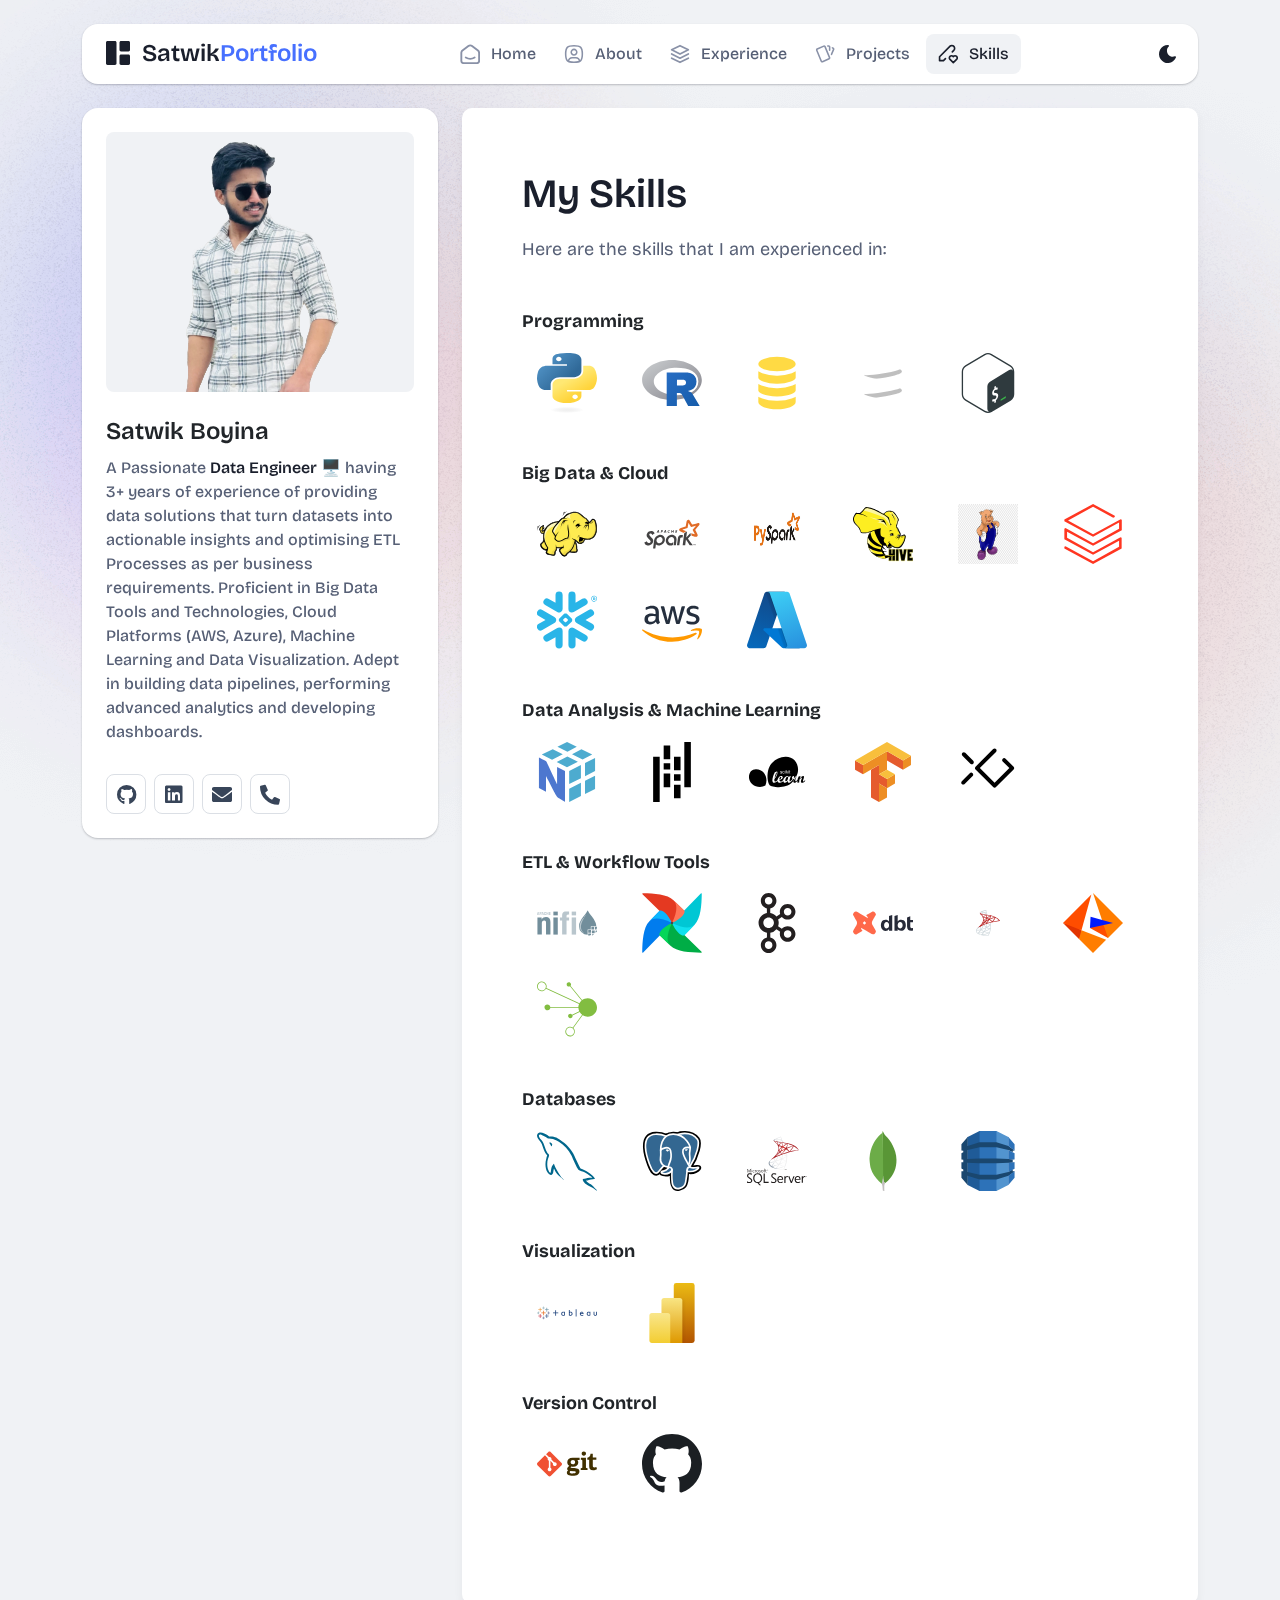
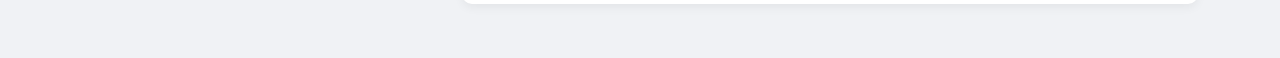
<file: blog.html>
<!DOCTYPE html>
<html lang="en">


<!-- Mirrored from marveltheme.com/tf/html/bentofolio-html/blog.html by HTTrack Website Copier/3.x [XR&CO'2014], Thu, 12 Dec 2024 10:39:17 GMT -->
<head>
  <meta charset="UTF-8">
  <meta http-equiv="X-UA-Compatible" content="IE=edge">
  <title>Satwik Boyina Portfolio</title>
  <meta name="description" content="Satwik Boyina Portfolio Website">
  <meta name="viewport" content="width=device-width, initial-scale=1">

  <link rel="shortcut icon" type="image/x-icon" href="assets/img/favicon.svg">
  <!-- Place favicon.ico in the root directory -->

  <!-- CSS here -->
  <link rel="stylesheet" href="assets/css/bootstrap.min.css">
  <link rel="stylesheet" href="assets/fontawsome/css/all.min.css">
  <link rel="stylesheet" href="assets/fontawsome/css/fontawesome.min.css">
  <link rel="stylesheet" href="assets/css/slick.css">
  <link rel="stylesheet" href="assets/css/magnific-popup.css">
  <link rel="stylesheet" href="assets/css/style.css">
  <link rel="stylesheet" href="assets/css/responsive.css">
</head>

<body>
  <div id="page-content">
    <!-- header part start -->
    <header class="header-area">
      <nav class="navbar">
        <div class="container">
          <div class="menu-container">
            <div class="logo">
              <a class="navbar-brand me-0" href="index.html">
                <svg width="24" height="24" viewBox="0 0 24 24" fill="none" xmlns="http://www.w3.org/2000/svg">
                  <path
                    d="M0 1.5C0 1.10218 0.158035 0.720644 0.43934 0.43934C0.720644 0.158035 1.10218 0 1.5 0L9 0C9.39782 0 9.77936 0.158035 10.0607 0.43934C10.342 0.720644 10.5 1.10218 10.5 1.5V22.5C10.5 22.8978 10.342 23.2794 10.0607 23.5607C9.77936 23.842 9.39782 24 9 24H1.5C1.10218 24 0.720644 23.842 0.43934 23.5607C0.158035 23.2794 0 22.8978 0 22.5V1.5ZM13.5 1.5C13.5 1.10218 13.658 0.720644 13.9393 0.43934C14.2206 0.158035 14.6022 0 15 0L22.5 0C22.8978 0 23.2794 0.158035 23.5607 0.43934C23.842 0.720644 24 1.10218 24 1.5V9C24 9.39782 23.842 9.77936 23.5607 10.0607C23.2794 10.342 22.8978 10.5 22.5 10.5H15C14.6022 10.5 14.2206 10.342 13.9393 10.0607C13.658 9.77936 13.5 9.39782 13.5 9V1.5ZM13.5 15C13.5 14.6022 13.658 14.2206 13.9393 13.9393C14.2206 13.658 14.6022 13.5 15 13.5H22.5C22.8978 13.5 23.2794 13.658 23.5607 13.9393C23.842 14.2206 24 14.6022 24 15V22.5C24 22.8978 23.842 23.2794 23.5607 23.5607C23.2794 23.842 22.8978 24 22.5 24H15C14.6022 24 14.2206 23.842 13.9393 23.5607C13.658 23.2794 13.5 22.8978 13.5 22.5V15Z"
                    class="logo-icon" />
                </svg>
                <span>Satwik<span class="primary">Portfolio</span></span>
              </a>
            </div>
            <div class="navbar-main d-flex flex-grow-1">
              <div class="logo inner-logo d-block d-xl-none">
                <a class="navbar-brand me-0" href="index.html">
                  <svg width="24" height="24" viewBox="0 0 24 24" fill="none" xmlns="http://www.w3.org/2000/svg">
                    <path
                      d="M0 1.5C0 1.10218 0.158035 0.720644 0.43934 0.43934C0.720644 0.158035 1.10218 0 1.5 0L9 0C9.39782 0 9.77936 0.158035 10.0607 0.43934C10.342 0.720644 10.5 1.10218 10.5 1.5V22.5C10.5 22.8978 10.342 23.2794 10.0607 23.5607C9.77936 23.842 9.39782 24 9 24H1.5C1.10218 24 0.720644 23.842 0.43934 23.5607C0.158035 23.2794 0 22.8978 0 22.5V1.5ZM13.5 1.5C13.5 1.10218 13.658 0.720644 13.9393 0.43934C14.2206 0.158035 14.6022 0 15 0L22.5 0C22.8978 0 23.2794 0.158035 23.5607 0.43934C23.842 0.720644 24 1.10218 24 1.5V9C24 9.39782 23.842 9.77936 23.5607 10.0607C23.2794 10.342 22.8978 10.5 22.5 10.5H15C14.6022 10.5 14.2206 10.342 13.9393 10.0607C13.658 9.77936 13.5 9.39782 13.5 9V1.5ZM13.5 15C13.5 14.6022 13.658 14.2206 13.9393 13.9393C14.2206 13.658 14.6022 13.5 15 13.5H22.5C22.8978 13.5 23.2794 13.658 23.5607 13.9393C23.842 14.2206 24 14.6022 24 15V22.5C24 22.8978 23.842 23.2794 23.5607 23.5607C23.2794 23.842 22.8978 24 22.5 24H15C14.6022 24 14.2206 23.842 13.9393 23.5607C13.658 23.2794 13.5 22.8978 13.5 22.5V15Z"
                      class="logo-icon" />
                  </svg>
                  <span>Satwik<span class="primary">Portfolio</span></span>
                </a>
              </div>
              <ul class="navbar-info mx-auto">
                <li class="nav-item">
                  <a class="nav-link" aria-current="page" href="index.html">
                    <svg class="nav-icon" viewBox="0 0 15 15" fill="none" xmlns="http://www.w3.org/2000/svg">
                      <path
                        d="M13.475 4.92481L9.03083 1.46814C8.64082 1.16473 8.1608 1 7.66667 1C7.17254 1 6.69251 1.16473 6.3025 1.46814L1.8575 4.92481C1.59037 5.13254 1.37424 5.39858 1.22563 5.7026C1.07701 6.00662 0.99984 6.34058 1 6.67897V12.679C1 13.121 1.17559 13.5449 1.48816 13.8575C1.80072 14.17 2.22464 14.3456 2.66667 14.3456H12.6667C13.1087 14.3456 13.5326 14.17 13.8452 13.8575C14.1577 13.5449 14.3333 13.121 14.3333 12.679V6.67897C14.3333 5.99314 14.0167 5.34564 13.475 4.92481Z"
                        stroke-width="1.4" stroke-linecap="round" stroke-linejoin="round" />
                      <path d="M10.9753 10.1665C9.13359 11.2773 6.14859 11.2773 4.30859 10.1665" stroke-width="1.4"
                        stroke-linecap="round" stroke-linejoin="round" />
                    </svg>

                    <span>Home</span>
                  </a>
                </li>
                <li class="nav-item">
                  <a class="nav-link" href="about.html">
                    <svg class="nav-icon" viewBox="0 0 18 18" fill="none" xmlns="http://www.w3.org/2000/svg">
                      <path
                        d="M9 9.8335C9.66304 9.8335 10.2989 9.5701 10.7678 9.10126C11.2366 8.63242 11.5 7.99654 11.5 7.3335C11.5 6.67045 11.2366 6.03457 10.7678 5.56573C10.2989 5.09689 9.66304 4.8335 9 4.8335C8.33696 4.8335 7.70107 5.09689 7.23223 5.56573C6.76339 6.03457 6.5 6.67045 6.5 7.3335C6.5 7.99654 6.76339 8.63242 7.23223 9.10126C7.70107 9.5701 8.33696 9.8335 9 9.8335Z"
                        stroke-width="1.4" stroke-linecap="round" stroke-linejoin="round" />
                      <path
                        d="M9 1.5C15 1.5 16.5 3 16.5 9C16.5 15 15 16.5 9 16.5C3 16.5 1.5 15 1.5 9C1.5 3 3 1.5 9 1.5Z"
                        stroke-width="1.4" stroke-linecap="round" stroke-linejoin="round" />
                      <path
                        d="M4 15.7085V15.6668C4 14.7828 4.35119 13.9349 4.97631 13.3098C5.60143 12.6847 6.44928 12.3335 7.33333 12.3335H10.6667C11.5507 12.3335 12.3986 12.6847 13.0237 13.3098C13.6488 13.9349 14 14.7828 14 15.6668V15.7085"
                        stroke-width="1.4" stroke-linecap="round" stroke-linejoin="round" />
                    </svg>
                    About
                  </a>
                </li>
                <li class="nav-item">
                  <a class="nav-link" href="services.html">
                    <svg class="nav-icon" viewBox="0 0 16 16" fill="none" xmlns="http://www.w3.org/2000/svg">
                      <path d="M7.99967 1.3335L1.33301 4.66683L7.99967 8.00016L14.6663 4.66683L7.99967 1.3335Z"
                        stroke-width="1.4" stroke-linecap="round" stroke-linejoin="round" />
                      <path d="M1.33301 8L7.99967 11.3333L14.6663 8" stroke-width="1.4" stroke-linecap="round"
                        stroke-linejoin="round" />
                      <path d="M1.33301 11.3335L7.99967 14.6668L14.6663 11.3335" stroke-width="1.4"
                        stroke-linecap="round" stroke-linejoin="round" />
                    </svg>
                    Experience
                  </a>
                </li>
                <li class="nav-item">
                  <a class="nav-link" href="portfolio.html">
                    <svg class="nav-icon" viewBox="0 0 18 17" fill="none" xmlns="http://www.w3.org/2000/svg">
                      <path
                        d="M2.00326 3.99733L7.95159 1.40649C8.04974 1.36442 8.15533 1.34243 8.26212 1.34181C8.3689 1.34119 8.47473 1.36196 8.57337 1.40289C8.67201 1.44382 8.76145 1.50408 8.83642 1.58013C8.9114 1.65617 8.97039 1.74646 9.00992 1.84566L13.1133 11.764C13.1985 11.9651 13.2014 12.1917 13.1213 12.3949C13.0412 12.5982 12.8845 12.7618 12.6849 12.8507L6.73742 15.4415C6.63922 15.4837 6.53356 15.5058 6.42668 15.5065C6.3198 15.5072 6.21387 15.4864 6.11514 15.4455C6.0164 15.4046 5.92688 15.3442 5.85184 15.2681C5.7768 15.192 5.71778 15.1016 5.67826 15.0023L1.57492 5.08316C1.48963 4.88204 1.48673 4.65546 1.56684 4.45222C1.64696 4.24898 1.80367 4.08616 2.00326 3.99733Z"
                        stroke-width="1.4" stroke-linecap="round" stroke-linejoin="round" />
                      <path
                        d="M11.5 1.3335H12.3333C12.5543 1.3335 12.7663 1.42129 12.9226 1.57757C13.0789 1.73385 13.1667 1.94582 13.1667 2.16683V5.0835"
                        stroke-width="1.4" stroke-linecap="round" stroke-linejoin="round" />
                      <path
                        d="M15.6663 3C15.8863 3.09333 16.0997 3.18083 16.3063 3.2625C16.5098 3.34882 16.6706 3.51241 16.7534 3.71729C16.8362 3.92217 16.8343 4.15155 16.748 4.355L14.833 8.83334"
                        stroke-width="1.4" stroke-linecap="round" stroke-linejoin="round" />
                    </svg>
                    Projects
                  </a>
                </li>
                <li class="nav-item">
                  <a class="nav-link active" href="blog.html">
                    <svg class="nav-icon" viewBox="0 0 17 16" fill="none" xmlns="http://www.w3.org/2000/svg">
                      <path
                        d="M12.1663 6.16676L13.4163 4.91676C13.6352 4.69789 13.8088 4.43805 13.9273 4.15208C14.0457 3.86612 14.1067 3.55962 14.1067 3.25009C14.1067 2.94056 14.0457 2.63406 13.9273 2.3481C13.8088 2.06213 13.6352 1.80229 13.4163 1.58342C13.1975 1.36455 12.9376 1.19094 12.6517 1.07248C12.3657 0.954033 12.0592 0.893066 11.7497 0.893066C11.4401 0.893066 11.1336 0.954033 10.8477 1.07248C10.5617 1.19094 10.3019 1.36455 10.083 1.58342L1.33301 10.3334V13.6668H4.66634L6.33301 12.0001"
                        stroke-width="1.4" stroke-linecap="round" stroke-linejoin="round" />
                      <path
                        d="M13.0004 15.3335L15.7921 12.5968C15.9633 12.4307 16.0995 12.232 16.1926 12.0124C16.2857 11.7927 16.3339 11.5567 16.3343 11.3181C16.3347 11.0796 16.2873 10.8434 16.1948 10.6235C16.1024 10.4035 15.9669 10.2044 15.7963 10.0377C15.448 9.69712 14.9806 9.50602 14.4935 9.50509C14.0065 9.50415 13.5383 9.69346 13.1888 10.0327L13.0021 10.216L12.8163 10.0327C12.4681 9.69237 12.0008 9.50143 11.5139 9.50049C11.0271 9.49956 10.5591 9.68871 10.2096 10.0277C10.0383 10.1937 9.9021 10.3924 9.80891 10.612C9.71572 10.8316 9.66746 11.0677 9.667 11.3062C9.66653 11.5447 9.71386 11.781 9.80619 12.0009C9.89853 12.2209 10.034 12.4201 10.2046 12.5868L13.0004 15.3335Z"
                        stroke-width="1.4" stroke-linecap="round" stroke-linejoin="round" />
                    </svg>
                    Skills
                  </a>
                </li>
                
              </ul>
              <div class="header-right-info d-flex align-items-center">
                <button class="theme-control-btn">
                  <span class="dark">
                    <svg width="24" height="24" viewBox="0 0 24 24" fill="none" xmlns="http://www.w3.org/2000/svg">
                      <path
                        d="M11.8005 3C10.207 3.0003 8.64356 3.44286 7.27683 4.28049C5.91011 5.11811 4.79139 6.31937 4.04002 7.75612C3.28865 9.19288 2.93281 10.8112 3.01046 12.4386C3.08811 14.0659 3.59633 15.6411 4.48091 16.9963C5.3655 18.3514 6.59326 19.4356 8.03324 20.1333C9.47322 20.8309 11.0714 21.1157 12.6573 20.9574C14.2432 20.7991 15.7573 20.2036 17.0381 19.2344C18.319 18.2652 19.3185 16.9587 19.9301 15.4542C20.2302 14.7162 19.5111 13.9746 18.7875 14.2752C17.5475 14.7888 16.1706 14.8418 14.8963 14.425C13.622 14.0082 12.5308 13.1479 11.8126 11.9937C11.0943 10.8396 10.7943 9.4645 10.9648 8.10764C11.1353 6.75077 11.7655 5.49792 12.7458 4.5669L12.8136 4.4949C13.2986 3.9279 12.913 3.0072 12.1464 3.0072H11.9122L11.8524 3.0018L11.7996 3H11.8005Z"
                        fill="#1A1F2C" />
                    </svg>
                    <small class="theme-text d-block d-xl-none">Change appearance</small>
                  </span>
                  <span class="light">
                    <svg width="24" height="24" viewBox="0 0 24 24" fill="none" xmlns="http://www.w3.org/2000/svg">
                      <path
                        d="M12 19C12.2449 19 12.4813 19.09 12.6644 19.2527C12.8474 19.4155 12.9643 19.6397 12.993 19.883L13 20V21C12.9997 21.2549 12.9021 21.5 12.7272 21.6854C12.5522 21.8707 12.313 21.9822 12.0586 21.9972C11.8042 22.0121 11.5536 21.9293 11.3582 21.7657C11.1627 21.6021 11.0371 21.3701 11.007 21.117L11 21V20C11 19.7348 11.1054 19.4804 11.2929 19.2929C11.4804 19.1054 11.7348 19 12 19Z"
                        fill="#FD7E41" />
                      <path
                        d="M18.3127 16.9099L18.4067 16.9929L19.1067 17.6929C19.2861 17.8729 19.3902 18.1144 19.398 18.3683C19.4057 18.6223 19.3165 18.8697 19.1485 19.0602C18.9804 19.2508 18.7462 19.3702 18.4933 19.3943C18.2403 19.4184 17.9877 19.3454 17.7867 19.1899L17.6927 19.1069L16.9927 18.4069C16.8202 18.2347 16.7165 18.0053 16.7012 17.7619C16.6859 17.5186 16.76 17.278 16.9097 17.0855C17.0593 16.893 17.2741 16.7618 17.5137 16.7166C17.7533 16.6713 18.0012 16.7152 18.2107 16.8399L18.3127 16.9099Z"
                        fill="#FD7E41" />
                      <path
                        d="M7.00747 16.993C7.17965 17.1652 7.28308 17.3943 7.29836 17.6373C7.31364 17.8803 7.23972 18.1206 7.09047 18.313L7.00747 18.407L6.30747 19.107C6.12751 19.2863 5.88604 19.3905 5.63209 19.3982C5.37814 19.406 5.13076 19.3168 4.94019 19.1487C4.74963 18.9807 4.63017 18.7464 4.60607 18.4935C4.58198 18.2406 4.65506 17.988 4.81047 17.787L4.89347 17.693L5.59347 16.993C5.781 16.8055 6.03531 16.7002 6.30047 16.7002C6.56563 16.7002 6.81994 16.8055 7.00747 16.993Z"
                        fill="#FD7E41" />
                      <path
                        d="M3.99987 11C4.25475 11.0003 4.4999 11.0979 4.68524 11.2728C4.87057 11.4478 4.9821 11.687 4.99704 11.9414C5.01198 12.1958 4.92919 12.4464 4.7656 12.6418C4.60201 12.8373 4.36996 12.9629 4.11687 12.993L3.99987 13H2.99987C2.74499 12.9997 2.49984 12.9021 2.3145 12.7272C2.12916 12.5522 2.01763 12.313 2.0027 12.0586C1.98776 11.8042 2.07054 11.5536 2.23413 11.3582C2.39772 11.1627 2.62977 11.0371 2.88287 11.007L2.99987 11H3.99987Z"
                        fill="#FD7E41" />
                      <path
                        d="M20.9999 11C21.2547 11.0003 21.4999 11.0979 21.6852 11.2728C21.8706 11.4478 21.9821 11.687 21.997 11.9414C22.012 12.1958 21.9292 12.4464 21.7656 12.6418C21.602 12.8373 21.37 12.9629 21.1169 12.993L20.9999 13H19.9999C19.745 12.9997 19.4998 12.9021 19.3145 12.7272C19.1292 12.5522 19.0176 12.313 19.0027 12.0586C18.9878 11.8042 19.0705 11.5536 19.2341 11.3582C19.3977 11.1627 19.6298 11.0371 19.8829 11.007L19.9999 11H20.9999Z"
                        fill="#FD7E41" />
                      <path
                        d="M6.21264 4.80985L6.30664 4.89285L7.00664 5.59285C7.18599 5.77281 7.29011 6.01429 7.29787 6.26824C7.30562 6.52219 7.21642 6.76957 7.04839 6.96013C6.88036 7.1507 6.64609 7.27016 6.39316 7.29425C6.14024 7.31834 5.88763 7.24526 5.68664 7.08985L5.59264 7.00685L4.89264 6.30685C4.72073 6.13453 4.61757 5.90543 4.6025 5.66248C4.58744 5.41954 4.6615 5.17945 4.8108 4.98721C4.9601 4.79497 5.1744 4.66378 5.41351 4.61824C5.65262 4.57271 5.90013 4.61594 6.10964 4.73985L6.21264 4.80985Z"
                        fill="#FD7E41" />
                      <path
                        d="M19.1071 4.89288C19.2793 5.06508 19.3827 5.29418 19.398 5.5372C19.4132 5.78023 19.3393 6.02048 19.1901 6.21288L19.1071 6.30688L18.4071 7.00688C18.2271 7.18623 17.9856 7.29036 17.7317 7.29811C17.4777 7.30587 17.2304 7.21667 17.0398 7.04864C16.8492 6.8806 16.7298 6.64633 16.7057 6.39341C16.6816 6.14049 16.7547 5.88788 16.9101 5.68688L16.9931 5.59288L17.6931 4.89288C17.8806 4.70541 18.1349 4.6001 18.4001 4.6001C18.6652 4.6001 18.9196 4.70541 19.1071 4.89288Z"
                        fill="#FD7E41" />
                      <path
                        d="M12 2C12.2449 2.00003 12.4813 2.08996 12.6644 2.25272C12.8474 2.41547 12.9643 2.63975 12.993 2.883L13 3V4C12.9997 4.25488 12.9021 4.50003 12.7272 4.68537C12.5522 4.8707 12.313 4.98223 12.0586 4.99717C11.8042 5.01211 11.5536 4.92933 11.3582 4.76573C11.1627 4.60214 11.0371 4.3701 11.007 4.117L11 4V3C11 2.73478 11.1054 2.48043 11.2929 2.29289C11.4804 2.10536 11.7348 2 12 2Z"
                        fill="#FD7E41" />
                      <path
                        d="M12 7C12.9797 6.99994 13.9378 7.28769 14.7553 7.8275C15.5729 8.36731 16.2138 9.1354 16.5986 10.0364C16.9833 10.9373 17.0949 11.9315 16.9195 12.8953C16.7441 13.8592 16.2893 14.7502 15.6118 15.4579C14.9343 16.1655 14.0638 16.6585 13.1085 16.8756C12.1532 17.0928 11.1552 17.0245 10.2383 16.6793C9.3215 16.334 8.52629 15.7271 7.95146 14.9338C7.37663 14.1405 7.04752 13.1958 7.005 12.217L7 12L7.005 11.783C7.06092 10.4958 7.61161 9.27978 8.54222 8.38866C9.47284 7.49754 10.7115 7.00007 12 7Z"
                        fill="#FD7E41" />
                    </svg>
                    <small class="theme-text d-block d-xl-none">Change appearance</small>
                  </span>
                </button>
                
              </div>
            </div>
            <div class="mobile-menu-overlay d-block d-lg-none"></div>
            <div class="mobile-menu-control-bar d-block d-xl-none">
              <button class="mobile-menu-control-bar">
                <i class="fas fa-bars"></i>
              </button>
            </div>
          </div>
        </div>
      </nav>
    </header>
    <!-- header part end -->

    <!-- main area part start -->
    <main>

      <section class="content-box-area mt-4">
        <div class="container">
          <div class="row g-4">
            <div class="col-xl-4">
              <div class="card profile-card">
                <div class="card-body">
                  <div class="image text-center">
                    <img src="assets/img/images/profile.png" alt="profile">
                  </div>
                  <div class="text">
                    <h3 class="card-title">Satwik Boyina</h3>
                    <p>A Passionate <span>Data Engineer</span> 🖥️ having 3+ years of experience of providing data solutions that turn datasets into actionable insights and optimising ETL Processes as per business requirements. Proficient in Big Data Tools and Technologies, Cloud Platforms (AWS, Azure), Machine Learning and Data Visualization. Adept in building data pipelines, performing advanced analytics and developing dashboards. </p>
                    
                    <div class="social-media-icon">
                      <ul class="list-unstyled">
                        <li><a href="https://github.com/satwikboyina" target="_blank"><i class="fab fa-github"></i></a></li>
                        <li><a href="https://linkedin.com/in/satwikboyina" target="_blank"><i class="fab fa-linkedin"></i></a></li>
                        <li><a href="mailto:satwikb2702@gmail.com"><i class="fas fa-envelope"></i></a></li>
                        <li><a href="tel:+16185213218"><i class="fas fa-phone-alt"></i></a></li>
                      </ul>
                    </div>
                  </div>
                </div>
              </div>
            </div>
            <div class="col-xl-8">
              <div class="card content-box-card">
                <div class="card-body portfolio-card">
                  <div class="top-info">
                    <div class="text">
                      <h1 class="main-title">My Skills</h1>
                      <p>Here are the skills that I am experienced in:</p>
                    </div>
                  </div>
                  <div class="skills-area">
            
                    <!-- Programming -->
                    <div class="category">
                      <h4>Programming</h4>
                      <div class="row g-3">
                        <div class="col-xl-2 col-md-3 col-sm-4 col-6">
                          <div class="skill-item">
                            <img src="assets/img/icons/python.svg" alt="Python">
                            <span class="skill-name">Python</span>
                          </div>
                        </div>
                        <div class="col-xl-2 col-md-3 col-sm-4 col-6">
                          <div class="skill-item">
                            <img src="assets/img/icons/R.svg" alt="R">
                            <span class="skill-name">R</span>
                          </div>
                        </div>
                        <div class="col-xl-2 col-md-3 col-sm-4 col-6">
                          <div class="skill-item">
                            <img src="assets/img/icons/sql.svg" alt="SQL">
                            <span class="skill-name">SQL</span>
                          </div>
                        </div>
                        <div class="col-xl-2 col-md-3 col-sm-4 col-6">
                          <div class="skill-item">
                            <img src="assets/img/icons/Scala.svg" alt="Scala">
                            <span class="skill-name">Scala</span>
                          </div>
                        </div>
                        <div class="col-xl-2 col-md-3 col-sm-4 col-6">
                          <div class="skill-item">
                            <img src="assets/img/icons/shell.svg" alt="Shell Scripting">
                            <span class="skill-name">Shell Scripting</span>
                          </div>
                        </div>
                      </div>
                    </div>
            
                    <!-- Big Data & Cloud -->
                    <div class="category">
                      <h4>Big Data & Cloud</h4>
                      <div class="row g-3">
                        <div class="col-xl-2 col-md-3 col-sm-4 col-6">
                          <div class="skill-item">
                            <img src="assets/img/icons/hadoop.svg" alt="Hadoop">
                            <span class="skill-name">Hadoop</span>
                          </div>
                        </div>
                        <div class="col-xl-2 col-md-3 col-sm-4 col-6">
                          <div class="skill-item">
                            <img src="assets/img/icons/spark.svg" alt="Spark">
                            <span class="skill-name">Spark</span>
                          </div>
                        </div>
                        <div class="col-xl-2 col-md-3 col-sm-4 col-6">
                          <div class="skill-item">
                            <img src="assets/img/icons/Pyspark.jpg" alt="PySpark">
                            <span class="skill-name">PySpark</span>
                          </div>
                        </div>
                        <div class="col-xl-2 col-md-3 col-sm-4 col-6">
                          <div class="skill-item">
                            <img src="assets/img/icons/Hive.svg" alt="Hive">
                            <span class="skill-name">Hive</span>
                          </div>
                        </div>
                        <div class="col-xl-2 col-md-3 col-sm-4 col-6">
                          <div class="skill-item">
                            <img src="assets/img/icons/Pig.png" alt="Pig">
                            <span class="skill-name">Pig</span>
                          </div>
                        </div>
                        <div class="col-xl-2 col-md-3 col-sm-4 col-6">
                          <div class="skill-item">
                            <img src="assets/img/icons/Databricks.svg" alt="Databricks">
                            <span class="skill-name">Databricks</span>
                          </div>
                        </div>
                        <div class="col-xl-2 col-md-3 col-sm-4 col-6">
                          <div class="skill-item">
                            <img src="assets/img/icons/Snowflake.svg" alt="Snowflake">
                            <span class="skill-name">Snowflake</span>
                          </div>
                        </div>
                        <div class="col-xl-2 col-md-3 col-sm-4 col-6">
                          <div class="skill-item">
                            <img src="assets/img/icons/aws.svg" alt="AWS">
                            <span class="skill-name">AWS</span>
                          </div>
                        </div>
                        <div class="col-xl-2 col-md-3 col-sm-4 col-6">
                          <div class="skill-item">
                            <img src="assets/img/icons/azure.svg" alt="Azure">
                            <span class="skill-name">Azure</span>
                          </div>
                        </div>
                      </div>
                    </div>
            
                    <!-- Data Analysis & Machine Learning -->
                    <div class="category">
                      <h4>Data Analysis & Machine Learning</h4>
                      <div class="row g-3">
                        <div class="col-xl-2 col-md-3 col-sm-4 col-6">
                          <div class="skill-item">
                            <img src="assets/img/icons/numpy.svg" alt="NumPy">
                            <span class="skill-name">NumPy</span>
                          </div>
                        </div>
                        <div class="col-xl-2 col-md-3 col-sm-4 col-6">
                          <div class="skill-item">
                            <img src="assets/img/icons/pandas.svg" alt="Pandas">
                            <span class="skill-name">Pandas</span>
                          </div>
                        </div>
                        <div class="col-xl-2 col-md-3 col-sm-4 col-6">
                          <div class="skill-item">
                            <img src="assets/img/icons/scikit-learn.svg" alt="Scikit-learn">
                            <span class="skill-name">Scikit-learn</span>
                          </div>
                        </div>
                        <div class="col-xl-2 col-md-3 col-sm-4 col-6">
                          <div class="skill-item">
                            <img src="assets/img/icons/Tensorflow.svg" alt="TensorFlow">
                            <span class="skill-name">TensorFlow</span>
                          </div>
                        </div>
                        <div class="col-xl-2 col-md-3 col-sm-4 col-6">
                          <div class="skill-item">
                            <img src="assets/img/icons/xgboost.svg" alt="XGBoost">
                            <span class="skill-name">XGBoost</span>
                          </div>
                        </div>
                      </div>
                    </div>
            
                    <!-- ETL & Workflow Tools -->
                    <div class="category">
                      <h4>ETL & Workflow Tools</h4>
                      <div class="row g-3">
                        <div class="col-xl-2 col-md-3 col-sm-4 col-6">
                          <div class="skill-item">
                            <img src="assets/img/icons/nifi.svg" alt="Apache NiFi">
                            <span class="skill-name">Apache NiFi</span>
                          </div>
                        </div>
                        <div class="col-xl-2 col-md-3 col-sm-4 col-6">
                          <div class="skill-item">
                            <img src="assets/img/icons/Airflow.svg" alt="Airflow">
                            <span class="skill-name">Airflow</span>
                          </div>
                        </div>
                        <div class="col-xl-2 col-md-3 col-sm-4 col-6">
                          <div class="skill-item">
                            <img src="assets/img/icons/kafka.svg" alt="Apache Kafka">
                            <span class="skill-name">Apache Kafka</span>
                          </div>
                        </div>
                        <div class="col-xl-2 col-md-3 col-sm-4 col-6">
                          <div class="skill-item">
                            <img src="assets/img/icons/dbt.svg" alt="dbt">
                            <span class="skill-name">dbt</span>
                          </div>
                        </div>
                        <div class="col-xl-2 col-md-3 col-sm-4 col-6">
                          <div class="skill-item">
                            <img src="assets/img/icons/SSIS.svg" alt="SSIS">
                            <span class="skill-name">SSIS</span>
                          </div>
                        </div>
                        <div class="col-xl-2 col-md-3 col-sm-4 col-6">
                          <div class="skill-item">
                            <img src="assets/img/icons/informatica.svg" alt="Informatica">
                            <span class="skill-name">Informatica</span>
                          </div>
                        </div>
                        <div class="col-xl-2 col-md-3 col-sm-4 col-6">
                          <div class="skill-item">
                            <img src="assets/img/icons/talend.svg" alt="Talend">
                            <span class="skill-name">Talend</span>
                          </div>
                        </div>
                      </div>
                    </div>
            
                    <!-- Databases -->
                    <div class="category">
                      <h4>Databases</h4>
                      <div class="row g-3">
                        <div class="col-xl-2 col-md-3 col-sm-4 col-6">
                          <div class="skill-item">
                            <img src="assets/img/icons/mysql.svg" alt="MySQL">
                            <span class="skill-name">MySQL</span>
                          </div>
                        </div>
                        <div class="col-xl-2 col-md-3 col-sm-4 col-6">
                          <div class="skill-item">
                            <img src="assets/img/icons/Postgresql.svg" alt="PostgreSQL">
                            <span class="skill-name">PostgreSQL</span>
                          </div>
                        </div>
                        <div class="col-xl-2 col-md-3 col-sm-4 col-6">
                          <div class="skill-item">
                            <img src="assets/img/icons/mssql.svg" alt="MS SQL Server">
                            <span class="skill-name">MS SQL Server</span>
                          </div>
                        </div>
                        <div class="col-xl-2 col-md-3 col-sm-4 col-6">
                          <div class="skill-item">
                            <img src="assets/img/icons/mongodb.svg" alt="MongoDB">
                            <span class="skill-name">MongoDB</span>
                          </div>
                        </div>
                        <div class="col-xl-2 col-md-3 col-sm-4 col-6">
                          <div class="skill-item">
                            <img src="assets/img/icons/dynamodb.svg" alt="DynamoDB">
                            <span class="skill-name">DynamoDB</span>
                          </div>
                        </div>
                      </div>
                    </div>
            
                    <!-- Visualization -->
                    <div class="category">
                      <h4>Visualization</h4>
                      <div class="row g-3">
                        <div class="col-xl-2 col-md-3 col-sm-4 col-6">
                          <div class="skill-item">
                            <img src="assets/img/icons/tableau.svg" alt="Tableau">
                            <span class="skill-name">Tableau</span>
                          </div>
                        </div>
                        <div class="col-xl-2 col-md-3 col-sm-4 col-6">
                          <div class="skill-item">
                            <img src="assets/img/icons/powerbi.svg" alt="Power BI">
                            <span class="skill-name">Power BI</span>
                          </div>
                        </div>
                      </div>
                    </div>
            
                    <!-- Version Control -->
                    <div class="category">
                      <h4>Version Control</h4>
                      <div class="row g-3">
                        <div class="col-xl-2 col-md-3 col-sm-4 col-6">
                          <div class="skill-item">
                            <img src="assets/img/icons/Git.svg" alt="Git">
                            <span class="skill-name">Git</span>
                          </div>
                        </div>
                        <div class="col-xl-2 col-md-3 col-sm-4 col-6">
                          <div class="skill-item">
                            <img src="assets/img/icons/github.svg" alt="GitHub">
                            <span class="skill-name">GitHub</span>
                          </div>
                        </div>
                      </div>
                    </div>
            
                  </div>
                </div>
              </div>
            </div>
            
          </div>
        </div>
      </section>

      <!-- background shape area start -->
      <div class="background-shapes">
        <div class="shape-1 common-shape">
          <img src="assets/img/bg/banner-shape-1.png" alt="banner-shape-1">
        </div>
        <div class="shape-2 common-shape">
          <img src="assets/img/bg/banner-shape-1.png" alt="banner-shape-1">
        </div>
        <div class="threed-shape-1 move-with-cursor" data-value="1">
          <img src="assets/img/bg/object-3d-1.png" alt="object-3d-1">
        </div>
        <div class="threed-shape-2 move-with-cursor" data-value="1">
          <img src="assets/img/bg/object-3d-2.png" alt="object-3d-2">
        </div>
      </div>
      <!-- background shape area end -->
    </main>
    <!-- main area part end -->

   
  </div>

  <!-- JS here -->
  <script src="assets/js/vendor/jquery-3.6.0.min.js"></script>
  <script src="assets/js/bootstrap.bundle.min.js"></script>
  <script src="assets/js/jquery.magnific-popup.min.js"></script>
  <script src="assets/js/ajax-form.js"></script>
  <script src="assets/js/clipboard.min.js"></script>
  <script src="assets/js/slick.min.js"></script>
  <script src="assets/js/script.js"></script>
</body>



<!-- Mirrored from marveltheme.com/tf/html/bentofolio-html/blog.html by HTTrack Website Copier/3.x [XR&CO'2014], Thu, 12 Dec 2024 10:39:19 GMT -->
</html>
</file>
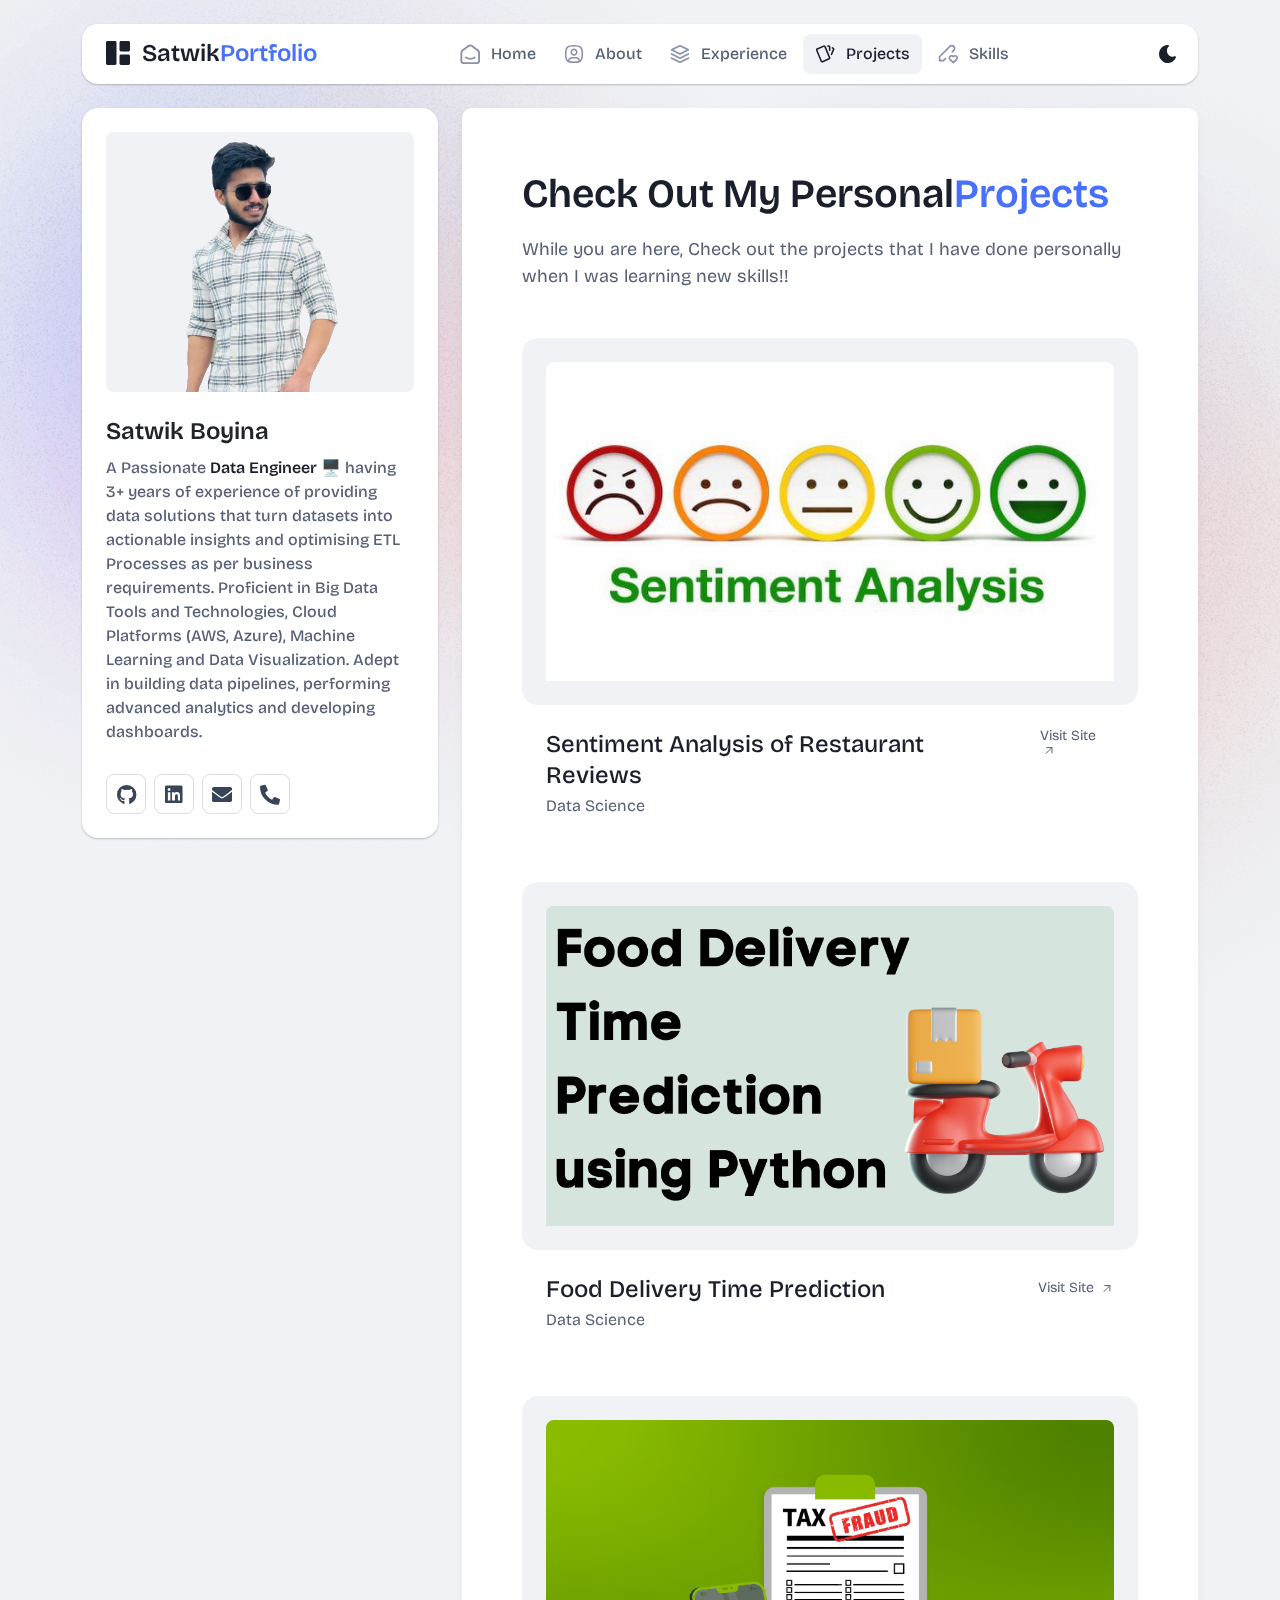
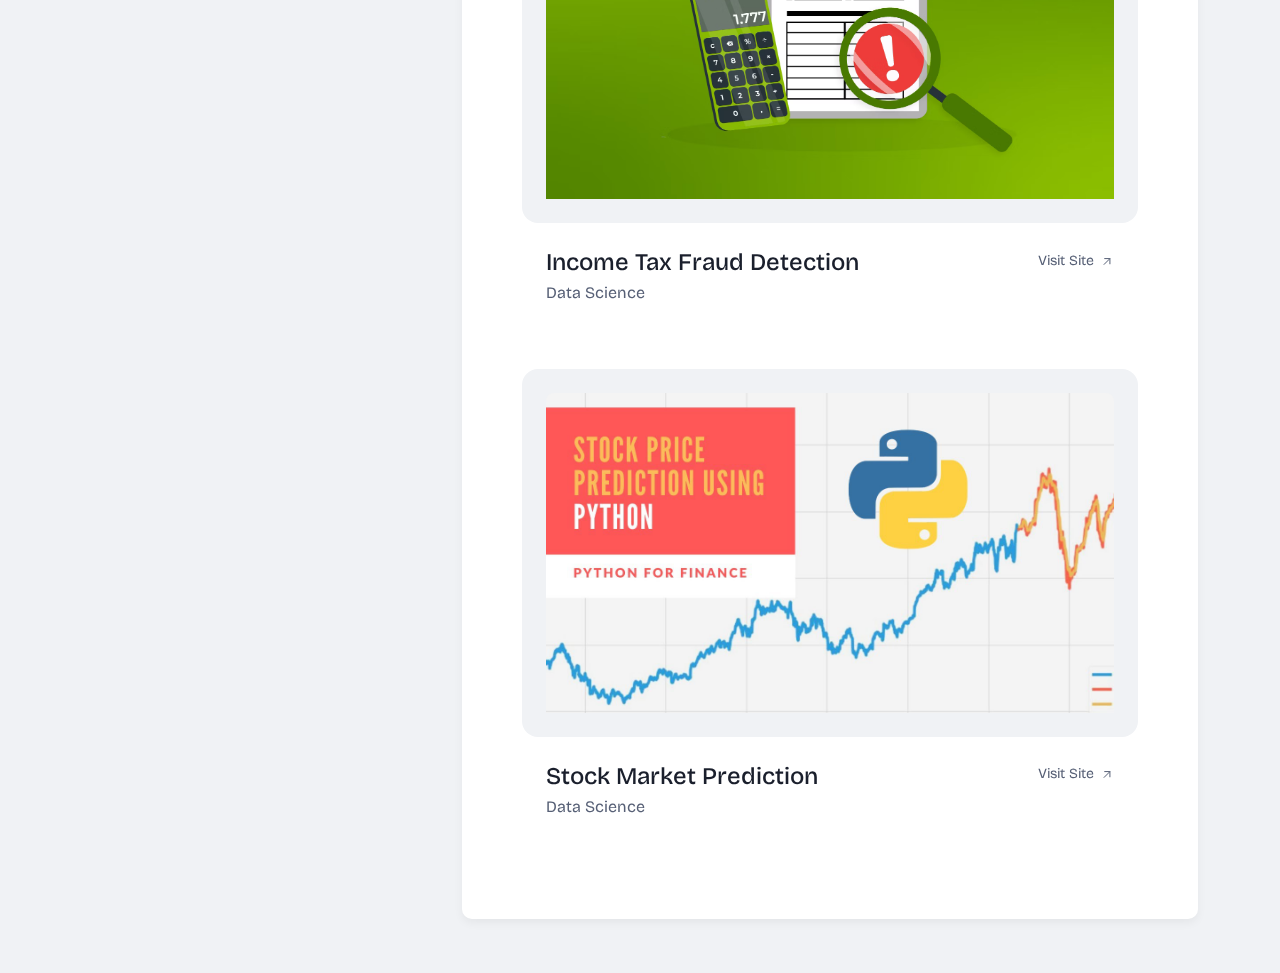
<file: portfolio.html>
<!DOCTYPE html>
<html lang="en">


<!-- Mirrored from marveltheme.com/tf/html/bentofolio-html/portfolio.html by HTTrack Website Copier/3.x [XR&CO'2014], Thu, 12 Dec 2024 10:39:17 GMT -->
<head>
  <meta charset="UTF-8">
  <meta http-equiv="X-UA-Compatible" content="IE=edge">
  <title>Satwik Boyina Portfolio</title>
  <meta name="description" content="Satwik Boyina Portfolio Website">
  <meta name="viewport" content="width=device-width, initial-scale=1">

  <link rel="shortcut icon" type="image/x-icon" href="assets/img/favicon.svg">
  <!-- Place favicon.ico in the root directory -->

  <!-- CSS here -->
  <link rel="stylesheet" href="assets/css/bootstrap.min.css">
  <link rel="stylesheet" href="assets/fontawsome/css/all.min.css">
  <link rel="stylesheet" href="assets/fontawsome/css/fontawesome.min.css">
  <link rel="stylesheet" href="assets/css/slick.css">
  <link rel="stylesheet" href="assets/css/magnific-popup.css">
  <link rel="stylesheet" href="assets/css/style.css">
  <link rel="stylesheet" href="assets/css/responsive.css">
</head>

<body>
  <div id="page-content">
    <!-- header part start -->
    <header class="header-area">
      <nav class="navbar">
        <div class="container">
          <div class="menu-container">
            <div class="logo">
              <a class="navbar-brand me-0" href="index.html">
                <svg width="24" height="24" viewBox="0 0 24 24" fill="none" xmlns="http://www.w3.org/2000/svg">
                  <path
                    d="M0 1.5C0 1.10218 0.158035 0.720644 0.43934 0.43934C0.720644 0.158035 1.10218 0 1.5 0L9 0C9.39782 0 9.77936 0.158035 10.0607 0.43934C10.342 0.720644 10.5 1.10218 10.5 1.5V22.5C10.5 22.8978 10.342 23.2794 10.0607 23.5607C9.77936 23.842 9.39782 24 9 24H1.5C1.10218 24 0.720644 23.842 0.43934 23.5607C0.158035 23.2794 0 22.8978 0 22.5V1.5ZM13.5 1.5C13.5 1.10218 13.658 0.720644 13.9393 0.43934C14.2206 0.158035 14.6022 0 15 0L22.5 0C22.8978 0 23.2794 0.158035 23.5607 0.43934C23.842 0.720644 24 1.10218 24 1.5V9C24 9.39782 23.842 9.77936 23.5607 10.0607C23.2794 10.342 22.8978 10.5 22.5 10.5H15C14.6022 10.5 14.2206 10.342 13.9393 10.0607C13.658 9.77936 13.5 9.39782 13.5 9V1.5ZM13.5 15C13.5 14.6022 13.658 14.2206 13.9393 13.9393C14.2206 13.658 14.6022 13.5 15 13.5H22.5C22.8978 13.5 23.2794 13.658 23.5607 13.9393C23.842 14.2206 24 14.6022 24 15V22.5C24 22.8978 23.842 23.2794 23.5607 23.5607C23.2794 23.842 22.8978 24 22.5 24H15C14.6022 24 14.2206 23.842 13.9393 23.5607C13.658 23.2794 13.5 22.8978 13.5 22.5V15Z"
                    class="logo-icon" />
                </svg>
                <span>Satwik<span class="primary">Portfolio</span></span>
              </a>
            </div>
            <div class="navbar-main d-flex flex-grow-1">
              <div class="logo inner-logo d-block d-xl-none">
                <a class="navbar-brand me-0" href="index.html">
                  <svg width="24" height="24" viewBox="0 0 24 24" fill="none" xmlns="http://www.w3.org/2000/svg">
                    <path
                      d="M0 1.5C0 1.10218 0.158035 0.720644 0.43934 0.43934C0.720644 0.158035 1.10218 0 1.5 0L9 0C9.39782 0 9.77936 0.158035 10.0607 0.43934C10.342 0.720644 10.5 1.10218 10.5 1.5V22.5C10.5 22.8978 10.342 23.2794 10.0607 23.5607C9.77936 23.842 9.39782 24 9 24H1.5C1.10218 24 0.720644 23.842 0.43934 23.5607C0.158035 23.2794 0 22.8978 0 22.5V1.5ZM13.5 1.5C13.5 1.10218 13.658 0.720644 13.9393 0.43934C14.2206 0.158035 14.6022 0 15 0L22.5 0C22.8978 0 23.2794 0.158035 23.5607 0.43934C23.842 0.720644 24 1.10218 24 1.5V9C24 9.39782 23.842 9.77936 23.5607 10.0607C23.2794 10.342 22.8978 10.5 22.5 10.5H15C14.6022 10.5 14.2206 10.342 13.9393 10.0607C13.658 9.77936 13.5 9.39782 13.5 9V1.5ZM13.5 15C13.5 14.6022 13.658 14.2206 13.9393 13.9393C14.2206 13.658 14.6022 13.5 15 13.5H22.5C22.8978 13.5 23.2794 13.658 23.5607 13.9393C23.842 14.2206 24 14.6022 24 15V22.5C24 22.8978 23.842 23.2794 23.5607 23.5607C23.2794 23.842 22.8978 24 22.5 24H15C14.6022 24 14.2206 23.842 13.9393 23.5607C13.658 23.2794 13.5 22.8978 13.5 22.5V15Z"
                      class="logo-icon" />
                  </svg>
                  <span>Satwik<span class="primary">Portfolio</span></span>
                </a>
              </div>
              <ul class="navbar-info mx-auto">
                <li class="nav-item">
                  <a class="nav-link" aria-current="page" href="index.html">
                    <svg class="nav-icon" viewBox="0 0 15 15" fill="none" xmlns="http://www.w3.org/2000/svg">
                      <path
                        d="M13.475 4.92481L9.03083 1.46814C8.64082 1.16473 8.1608 1 7.66667 1C7.17254 1 6.69251 1.16473 6.3025 1.46814L1.8575 4.92481C1.59037 5.13254 1.37424 5.39858 1.22563 5.7026C1.07701 6.00662 0.99984 6.34058 1 6.67897V12.679C1 13.121 1.17559 13.5449 1.48816 13.8575C1.80072 14.17 2.22464 14.3456 2.66667 14.3456H12.6667C13.1087 14.3456 13.5326 14.17 13.8452 13.8575C14.1577 13.5449 14.3333 13.121 14.3333 12.679V6.67897C14.3333 5.99314 14.0167 5.34564 13.475 4.92481Z"
                        stroke-width="1.4" stroke-linecap="round" stroke-linejoin="round" />
                      <path d="M10.9753 10.1665C9.13359 11.2773 6.14859 11.2773 4.30859 10.1665" stroke-width="1.4"
                        stroke-linecap="round" stroke-linejoin="round" />
                    </svg>

                    <span>Home</span>
                  </a>
                </li>
                <li class="nav-item">
                  <a class="nav-link" href="about.html">
                    <svg class="nav-icon" viewBox="0 0 18 18" fill="none" xmlns="http://www.w3.org/2000/svg">
                      <path
                        d="M9 9.8335C9.66304 9.8335 10.2989 9.5701 10.7678 9.10126C11.2366 8.63242 11.5 7.99654 11.5 7.3335C11.5 6.67045 11.2366 6.03457 10.7678 5.56573C10.2989 5.09689 9.66304 4.8335 9 4.8335C8.33696 4.8335 7.70107 5.09689 7.23223 5.56573C6.76339 6.03457 6.5 6.67045 6.5 7.3335C6.5 7.99654 6.76339 8.63242 7.23223 9.10126C7.70107 9.5701 8.33696 9.8335 9 9.8335Z"
                        stroke-width="1.4" stroke-linecap="round" stroke-linejoin="round" />
                      <path
                        d="M9 1.5C15 1.5 16.5 3 16.5 9C16.5 15 15 16.5 9 16.5C3 16.5 1.5 15 1.5 9C1.5 3 3 1.5 9 1.5Z"
                        stroke-width="1.4" stroke-linecap="round" stroke-linejoin="round" />
                      <path
                        d="M4 15.7085V15.6668C4 14.7828 4.35119 13.9349 4.97631 13.3098C5.60143 12.6847 6.44928 12.3335 7.33333 12.3335H10.6667C11.5507 12.3335 12.3986 12.6847 13.0237 13.3098C13.6488 13.9349 14 14.7828 14 15.6668V15.7085"
                        stroke-width="1.4" stroke-linecap="round" stroke-linejoin="round" />
                    </svg>
                    About
                  </a>
                </li>
                <li class="nav-item">
                  <a class="nav-link" href="services.html">
                    <svg class="nav-icon" viewBox="0 0 16 16" fill="none" xmlns="http://www.w3.org/2000/svg">
                      <path d="M7.99967 1.3335L1.33301 4.66683L7.99967 8.00016L14.6663 4.66683L7.99967 1.3335Z"
                        stroke-width="1.4" stroke-linecap="round" stroke-linejoin="round" />
                      <path d="M1.33301 8L7.99967 11.3333L14.6663 8" stroke-width="1.4" stroke-linecap="round"
                        stroke-linejoin="round" />
                      <path d="M1.33301 11.3335L7.99967 14.6668L14.6663 11.3335" stroke-width="1.4"
                        stroke-linecap="round" stroke-linejoin="round" />
                    </svg>
                    Experience
                  </a>
                </li>
                <li class="nav-item">
                  <a class="nav-link active" href="portfolio.html">
                    <svg class="nav-icon" viewBox="0 0 18 17" fill="none" xmlns="http://www.w3.org/2000/svg">
                      <path
                        d="M2.00326 3.99733L7.95159 1.40649C8.04974 1.36442 8.15533 1.34243 8.26212 1.34181C8.3689 1.34119 8.47473 1.36196 8.57337 1.40289C8.67201 1.44382 8.76145 1.50408 8.83642 1.58013C8.9114 1.65617 8.97039 1.74646 9.00992 1.84566L13.1133 11.764C13.1985 11.9651 13.2014 12.1917 13.1213 12.3949C13.0412 12.5982 12.8845 12.7618 12.6849 12.8507L6.73742 15.4415C6.63922 15.4837 6.53356 15.5058 6.42668 15.5065C6.3198 15.5072 6.21387 15.4864 6.11514 15.4455C6.0164 15.4046 5.92688 15.3442 5.85184 15.2681C5.7768 15.192 5.71778 15.1016 5.67826 15.0023L1.57492 5.08316C1.48963 4.88204 1.48673 4.65546 1.56684 4.45222C1.64696 4.24898 1.80367 4.08616 2.00326 3.99733Z"
                        stroke-width="1.4" stroke-linecap="round" stroke-linejoin="round" />
                      <path
                        d="M11.5 1.3335H12.3333C12.5543 1.3335 12.7663 1.42129 12.9226 1.57757C13.0789 1.73385 13.1667 1.94582 13.1667 2.16683V5.0835"
                        stroke-width="1.4" stroke-linecap="round" stroke-linejoin="round" />
                      <path
                        d="M15.6663 3C15.8863 3.09333 16.0997 3.18083 16.3063 3.2625C16.5098 3.34882 16.6706 3.51241 16.7534 3.71729C16.8362 3.92217 16.8343 4.15155 16.748 4.355L14.833 8.83334"
                        stroke-width="1.4" stroke-linecap="round" stroke-linejoin="round" />
                    </svg>
                    Projects
                  </a>
                </li>
                <li class="nav-item">
                  <a class="nav-link" href="blog.html">
                    <svg class="nav-icon" viewBox="0 0 17 16" fill="none" xmlns="http://www.w3.org/2000/svg">
                      <path
                        d="M12.1663 6.16676L13.4163 4.91676C13.6352 4.69789 13.8088 4.43805 13.9273 4.15208C14.0457 3.86612 14.1067 3.55962 14.1067 3.25009C14.1067 2.94056 14.0457 2.63406 13.9273 2.3481C13.8088 2.06213 13.6352 1.80229 13.4163 1.58342C13.1975 1.36455 12.9376 1.19094 12.6517 1.07248C12.3657 0.954033 12.0592 0.893066 11.7497 0.893066C11.4401 0.893066 11.1336 0.954033 10.8477 1.07248C10.5617 1.19094 10.3019 1.36455 10.083 1.58342L1.33301 10.3334V13.6668H4.66634L6.33301 12.0001"
                        stroke-width="1.4" stroke-linecap="round" stroke-linejoin="round" />
                      <path
                        d="M13.0004 15.3335L15.7921 12.5968C15.9633 12.4307 16.0995 12.232 16.1926 12.0124C16.2857 11.7927 16.3339 11.5567 16.3343 11.3181C16.3347 11.0796 16.2873 10.8434 16.1948 10.6235C16.1024 10.4035 15.9669 10.2044 15.7963 10.0377C15.448 9.69712 14.9806 9.50602 14.4935 9.50509C14.0065 9.50415 13.5383 9.69346 13.1888 10.0327L13.0021 10.216L12.8163 10.0327C12.4681 9.69237 12.0008 9.50143 11.5139 9.50049C11.0271 9.49956 10.5591 9.68871 10.2096 10.0277C10.0383 10.1937 9.9021 10.3924 9.80891 10.612C9.71572 10.8316 9.66746 11.0677 9.667 11.3062C9.66653 11.5447 9.71386 11.781 9.80619 12.0009C9.89853 12.2209 10.034 12.4201 10.2046 12.5868L13.0004 15.3335Z"
                        stroke-width="1.4" stroke-linecap="round" stroke-linejoin="round" />
                    </svg>
                    Skills
                  </a>
                </li>
              </ul>
              <div class="header-right-info d-flex align-items-center">
                <button class="theme-control-btn">
                  <span class="dark">
                    <svg width="24" height="24" viewBox="0 0 24 24" fill="none" xmlns="http://www.w3.org/2000/svg">
                      <path
                        d="M11.8005 3C10.207 3.0003 8.64356 3.44286 7.27683 4.28049C5.91011 5.11811 4.79139 6.31937 4.04002 7.75612C3.28865 9.19288 2.93281 10.8112 3.01046 12.4386C3.08811 14.0659 3.59633 15.6411 4.48091 16.9963C5.3655 18.3514 6.59326 19.4356 8.03324 20.1333C9.47322 20.8309 11.0714 21.1157 12.6573 20.9574C14.2432 20.7991 15.7573 20.2036 17.0381 19.2344C18.319 18.2652 19.3185 16.9587 19.9301 15.4542C20.2302 14.7162 19.5111 13.9746 18.7875 14.2752C17.5475 14.7888 16.1706 14.8418 14.8963 14.425C13.622 14.0082 12.5308 13.1479 11.8126 11.9937C11.0943 10.8396 10.7943 9.4645 10.9648 8.10764C11.1353 6.75077 11.7655 5.49792 12.7458 4.5669L12.8136 4.4949C13.2986 3.9279 12.913 3.0072 12.1464 3.0072H11.9122L11.8524 3.0018L11.7996 3H11.8005Z"
                        fill="#1A1F2C" />
                    </svg>
                    <small class="theme-text d-block d-xl-none">Change appearance</small>
                  </span>
                  <span class="light">
                    <svg width="24" height="24" viewBox="0 0 24 24" fill="none" xmlns="http://www.w3.org/2000/svg">
                      <path
                        d="M12 19C12.2449 19 12.4813 19.09 12.6644 19.2527C12.8474 19.4155 12.9643 19.6397 12.993 19.883L13 20V21C12.9997 21.2549 12.9021 21.5 12.7272 21.6854C12.5522 21.8707 12.313 21.9822 12.0586 21.9972C11.8042 22.0121 11.5536 21.9293 11.3582 21.7657C11.1627 21.6021 11.0371 21.3701 11.007 21.117L11 21V20C11 19.7348 11.1054 19.4804 11.2929 19.2929C11.4804 19.1054 11.7348 19 12 19Z"
                        fill="#FD7E41" />
                      <path
                        d="M18.3127 16.9099L18.4067 16.9929L19.1067 17.6929C19.2861 17.8729 19.3902 18.1144 19.398 18.3683C19.4057 18.6223 19.3165 18.8697 19.1485 19.0602C18.9804 19.2508 18.7462 19.3702 18.4933 19.3943C18.2403 19.4184 17.9877 19.3454 17.7867 19.1899L17.6927 19.1069L16.9927 18.4069C16.8202 18.2347 16.7165 18.0053 16.7012 17.7619C16.6859 17.5186 16.76 17.278 16.9097 17.0855C17.0593 16.893 17.2741 16.7618 17.5137 16.7166C17.7533 16.6713 18.0012 16.7152 18.2107 16.8399L18.3127 16.9099Z"
                        fill="#FD7E41" />
                      <path
                        d="M7.00747 16.993C7.17965 17.1652 7.28308 17.3943 7.29836 17.6373C7.31364 17.8803 7.23972 18.1206 7.09047 18.313L7.00747 18.407L6.30747 19.107C6.12751 19.2863 5.88604 19.3905 5.63209 19.3982C5.37814 19.406 5.13076 19.3168 4.94019 19.1487C4.74963 18.9807 4.63017 18.7464 4.60607 18.4935C4.58198 18.2406 4.65506 17.988 4.81047 17.787L4.89347 17.693L5.59347 16.993C5.781 16.8055 6.03531 16.7002 6.30047 16.7002C6.56563 16.7002 6.81994 16.8055 7.00747 16.993Z"
                        fill="#FD7E41" />
                      <path
                        d="M3.99987 11C4.25475 11.0003 4.4999 11.0979 4.68524 11.2728C4.87057 11.4478 4.9821 11.687 4.99704 11.9414C5.01198 12.1958 4.92919 12.4464 4.7656 12.6418C4.60201 12.8373 4.36996 12.9629 4.11687 12.993L3.99987 13H2.99987C2.74499 12.9997 2.49984 12.9021 2.3145 12.7272C2.12916 12.5522 2.01763 12.313 2.0027 12.0586C1.98776 11.8042 2.07054 11.5536 2.23413 11.3582C2.39772 11.1627 2.62977 11.0371 2.88287 11.007L2.99987 11H3.99987Z"
                        fill="#FD7E41" />
                      <path
                        d="M20.9999 11C21.2547 11.0003 21.4999 11.0979 21.6852 11.2728C21.8706 11.4478 21.9821 11.687 21.997 11.9414C22.012 12.1958 21.9292 12.4464 21.7656 12.6418C21.602 12.8373 21.37 12.9629 21.1169 12.993L20.9999 13H19.9999C19.745 12.9997 19.4998 12.9021 19.3145 12.7272C19.1292 12.5522 19.0176 12.313 19.0027 12.0586C18.9878 11.8042 19.0705 11.5536 19.2341 11.3582C19.3977 11.1627 19.6298 11.0371 19.8829 11.007L19.9999 11H20.9999Z"
                        fill="#FD7E41" />
                      <path
                        d="M6.21264 4.80985L6.30664 4.89285L7.00664 5.59285C7.18599 5.77281 7.29011 6.01429 7.29787 6.26824C7.30562 6.52219 7.21642 6.76957 7.04839 6.96013C6.88036 7.1507 6.64609 7.27016 6.39316 7.29425C6.14024 7.31834 5.88763 7.24526 5.68664 7.08985L5.59264 7.00685L4.89264 6.30685C4.72073 6.13453 4.61757 5.90543 4.6025 5.66248C4.58744 5.41954 4.6615 5.17945 4.8108 4.98721C4.9601 4.79497 5.1744 4.66378 5.41351 4.61824C5.65262 4.57271 5.90013 4.61594 6.10964 4.73985L6.21264 4.80985Z"
                        fill="#FD7E41" />
                      <path
                        d="M19.1071 4.89288C19.2793 5.06508 19.3827 5.29418 19.398 5.5372C19.4132 5.78023 19.3393 6.02048 19.1901 6.21288L19.1071 6.30688L18.4071 7.00688C18.2271 7.18623 17.9856 7.29036 17.7317 7.29811C17.4777 7.30587 17.2304 7.21667 17.0398 7.04864C16.8492 6.8806 16.7298 6.64633 16.7057 6.39341C16.6816 6.14049 16.7547 5.88788 16.9101 5.68688L16.9931 5.59288L17.6931 4.89288C17.8806 4.70541 18.1349 4.6001 18.4001 4.6001C18.6652 4.6001 18.9196 4.70541 19.1071 4.89288Z"
                        fill="#FD7E41" />
                      <path
                        d="M12 2C12.2449 2.00003 12.4813 2.08996 12.6644 2.25272C12.8474 2.41547 12.9643 2.63975 12.993 2.883L13 3V4C12.9997 4.25488 12.9021 4.50003 12.7272 4.68537C12.5522 4.8707 12.313 4.98223 12.0586 4.99717C11.8042 5.01211 11.5536 4.92933 11.3582 4.76573C11.1627 4.60214 11.0371 4.3701 11.007 4.117L11 4V3C11 2.73478 11.1054 2.48043 11.2929 2.29289C11.4804 2.10536 11.7348 2 12 2Z"
                        fill="#FD7E41" />
                      <path
                        d="M12 7C12.9797 6.99994 13.9378 7.28769 14.7553 7.8275C15.5729 8.36731 16.2138 9.1354 16.5986 10.0364C16.9833 10.9373 17.0949 11.9315 16.9195 12.8953C16.7441 13.8592 16.2893 14.7502 15.6118 15.4579C14.9343 16.1655 14.0638 16.6585 13.1085 16.8756C12.1532 17.0928 11.1552 17.0245 10.2383 16.6793C9.3215 16.334 8.52629 15.7271 7.95146 14.9338C7.37663 14.1405 7.04752 13.1958 7.005 12.217L7 12L7.005 11.783C7.06092 10.4958 7.61161 9.27978 8.54222 8.38866C9.47284 7.49754 10.7115 7.00007 12 7Z"
                        fill="#FD7E41" />
                    </svg>
                    <small class="theme-text d-block d-xl-none">Change appearance</small>
                  </span>
                </button>
              </div>
            </div>
            <div class="mobile-menu-overlay d-block d-lg-none"></div>
            <div class="mobile-menu-control-bar d-block d-xl-none">
              <button class="mobile-menu-control-bar">
                <i class="fas fa-bars"></i>
              </button>
            </div>
          </div>
        </div>
      </nav>
    </header>
    <!-- header part end -->

    <!-- main area part start -->
    <main>

      <section class="content-box-area mt-4">
        <div class="container">
          <div class="row g-4">
            <div class="col-xl-4">
              <div class="card profile-card">
                <div class="card-body">
                  <div class="image text-center">
                    <img src="assets/img/images/profile.png" alt="profile">
                  </div>
                  <div class="text">
                    <h3 class="card-title">Satwik Boyina</h3>
                    <p>A Passionate <span>Data Engineer</span> 🖥️ having 3+ years of experience of providing data solutions that turn datasets into actionable insights and optimising ETL Processes as per business requirements. Proficient in Big Data Tools and Technologies, Cloud Platforms (AWS, Azure), Machine Learning and Data Visualization. Adept in building data pipelines, performing advanced analytics and developing dashboards. </p>
                    
                    <div class="social-media-icon">
                      <ul class="list-unstyled">
                        <li><a href="https://github.com/satwikboyina" target="_blank"><i class="fab fa-github"></i></a></li>
                        <li><a href="https://linkedin.com/in/satwikboyina" target="_blank"><i class="fab fa-linkedin"></i></a></li>
                        <li><a href="mailto:satwikb2702@gmail.com"><i class="fas fa-envelope"></i></a></li>
                        <li><a href="tel:+16185213218"><i class="fas fa-phone-alt"></i></a></li>
                      </ul>
                    </div>
                  </div>
                </div>
              </div>
            </div>
            <div class="col-xl-8">
              <div class="card content-box-card">
                <div class="card-body portfolio-card">
                  <div class="top-info">
                    <div class="text">
                      <h1 class="main-title">Check Out My Personal<span>Projects</span></h1>
                      <p>While you are here, Check out the projects that I have done personally when I was learning new skills!!
                      </p>
                    </div>
                  </div>
                  <div class="portfolio-area">
                    <div class="row g-4 parent-container">
                      <div class="col-lg-12">
                        <div class="portfolio-item">
                          <div class="image">
                            <img src="assets/img/projects/project-1.png" alt="project-1" class="img-fluid w-100">
                            <a href="assets/img/projects/project-1.png"
                              class="gallery-popup full-image-preview parent-container">
                              <svg class="icon" xmlns="http://www.w3.org/2000/svg" viewBox="0 0 20 20" fill="none"
                                stroke="currentColor" stroke-linecap="round" stroke-linejoin="round" stroke-width="1.5">
                                <path d="M10 4.167v11.666M4.167 10h11.666"></path>
                              </svg>
                            </a>
                          </div>
                          <div class="text">
                            <div class="info">
                              <a href="portfolio-details.html" class="title">Sentiment Analysis of Restaurant Reviews</a>
                              <p class="subtitle">Data Science</p>
                            </div>
                            <div class="visite-btn">
                              <a href="portfolio-details.html">Visit Site
                                <svg class="arrow-up" width="14" height="15" viewBox="0 0 14 15" fill="none"
                                  xmlns="http://www.w3.org/2000/svg">
                                  <path d="M9.91634 4.5835L4.08301 10.4168" stroke-linecap="round"
                                    stroke-linejoin="round"></path>
                                  <path d="M4.66699 4.5835H9.91699V9.8335" stroke-linecap="round"
                                    stroke-linejoin="round"></path>
                                </svg>
                              </a>
                            </div>
                          </div>
                        </div>
                      </div>
                      <div class="col-lg-12">
                        <div class="portfolio-item">
                          <div class="image">
                            <img src="assets/img/projects/project-2.png" alt="project-2" class="img-fluid w-100">
                            <a href="assets/img/projects/project-2.png"
                              class="gallery-popup full-image-preview parent-container">
                              <svg class="icon" xmlns="http://www.w3.org/2000/svg" viewBox="0 0 20 20" fill="none"
                                stroke="currentColor" stroke-linecap="round" stroke-linejoin="round" stroke-width="1.5">
                                <path d="M10 4.167v11.666M4.167 10h11.666"></path>
                              </svg>
                            </a>
                          </div>
                          <div class="text">
                            <div class="info">
                              <a href="portfolio-details.html" class="title">Food Delivery Time Prediction</a>
                              <p class="subtitle">Data Science</p>
                            </div>
                            <div class="visite-btn">
                              <a href="portfolio-details.html">Visit Site
                                <svg class="arrow-up" width="14" height="15" viewBox="0 0 14 15" fill="none"
                                  xmlns="http://www.w3.org/2000/svg">
                                  <path d="M9.91634 4.5835L4.08301 10.4168" stroke-linecap="round"
                                    stroke-linejoin="round"></path>
                                  <path d="M4.66699 4.5835H9.91699V9.8335" stroke-linecap="round"
                                    stroke-linejoin="round"></path>
                                </svg>
                              </a>
                            </div>
                          </div>
                        </div>
                      </div>
                      
                      <div class="col-lg-12">
                        <div class="portfolio-item">
                          <div class="image">
                            <img src="assets/img/projects/project-3.png" alt="project-3" class="img-fluid w-100">
                            <a href="assets/img/projects/project-3.png"
                              class="gallery-popup full-image-preview parent-container">
                              <svg class="icon" xmlns="http://www.w3.org/2000/svg" viewBox="0 0 20 20" fill="none"
                                stroke="currentColor" stroke-linecap="round" stroke-linejoin="round" stroke-width="1.5">
                                <path d="M10 4.167v11.666M4.167 10h11.666"></path>
                              </svg>
                            </a>
                          </div>
                          <div class="text">
                            <div class="info">
                              <a href="portfolio-details.html" class="title">Income Tax Fraud Detection</a>
                              <p class="subtitle">Data Science</p>
                            </div>
                            <div class="visite-btn">
                              <a href="portfolio-details.html">Visit Site
                                <svg class="arrow-up" width="14" height="15" viewBox="0 0 14 15" fill="none"
                                  xmlns="http://www.w3.org/2000/svg">
                                  <path d="M9.91634 4.5835L4.08301 10.4168" stroke-linecap="round"
                                    stroke-linejoin="round"></path>
                                  <path d="M4.66699 4.5835H9.91699V9.8335" stroke-linecap="round"
                                    stroke-linejoin="round"></path>
                                </svg>
                              </a>
                            </div>
                          </div>
                        </div>
                      </div>
                      <div class="col-lg-12">
                        <div class="portfolio-item">
                          <div class="image">
                            <img src="assets/img/projects/project-4.png" alt="project-4" class="img-fluid w-100">
                            <a href="assets/img/projects/project-4.png"
                              class="gallery-popup full-image-preview parent-container">
                              <svg class="icon" xmlns="http://www.w3.org/2000/svg" viewBox="0 0 20 20" fill="none"
                                stroke="currentColor" stroke-linecap="round" stroke-linejoin="round" stroke-width="1.5">
                                <path d="M10 4.167v11.666M4.167 10h11.666"></path>
                              </svg>
                            </a>
                          </div>
                          <div class="text">
                            <div class="info">
                              <a href="portfolio-details.html" class="title">Stock Market Prediction</a>
                              <p class="subtitle">Data Science</p>
                            </div>
                            <div class="visite-btn">
                              <a href="portfolio-details.html">Visit Site
                                <svg class="arrow-up" width="14" height="15" viewBox="0 0 14 15" fill="none"
                                  xmlns="http://www.w3.org/2000/svg">
                                  <path d="M9.91634 4.5835L4.08301 10.4168" stroke-linecap="round"
                                    stroke-linejoin="round"></path>
                                  <path d="M4.66699 4.5835H9.91699V9.8335" stroke-linecap="round"
                                    stroke-linejoin="round"></path>
                                </svg>
                              </a>
                            </div>
                          </div>
                        </div>
                      </div>
                    </div>

                    
                  </div>

                  
                </div>
              </div>
            </div>
          </div>
        </div>
      </section>

      <!-- background shape area start -->
      <div class="background-shapes">
        <div class="shape-1 common-shape">
          <img src="assets/img/bg/banner-shape-1.png" alt="banner-shape-1">
        </div>
        <div class="shape-2 common-shape">
          <img src="assets/img/bg/banner-shape-1.png" alt="banner-shape-1">
        </div>
        <div class="threed-shape-1 move-with-cursor" data-value="1">
          <img src="assets/img/bg/object-3d-1.png" alt="object-3d-1">
        </div>
        <div class="threed-shape-2 move-with-cursor" data-value="1">
          <img src="assets/img/bg/object-3d-2.png" alt="object-3d-2">
        </div>
      </div>
      <!-- background shape area end -->
    </main>
    <!-- main area part end -->

    <!-- footer part start -->
    
    <!-- footer part end -->
  </div>

  <!-- JS here -->
  <script src="assets/js/vendor/jquery-3.6.0.min.js"></script>
  <script src="assets/js/bootstrap.bundle.min.js"></script>
  <script src="assets/js/jquery.magnific-popup.min.js"></script>
  <script src="assets/js/ajax-form.js"></script>
  <script src="assets/js/clipboard.min.js"></script>
  <script src="assets/js/slick.min.js"></script>
  <script src="assets/js/script.js"></script>
</body>



<!-- Mirrored from marveltheme.com/tf/html/bentofolio-html/portfolio.html by HTTrack Website Copier/3.x [XR&CO'2014], Thu, 12 Dec 2024 10:39:17 GMT -->
</html>
</file>
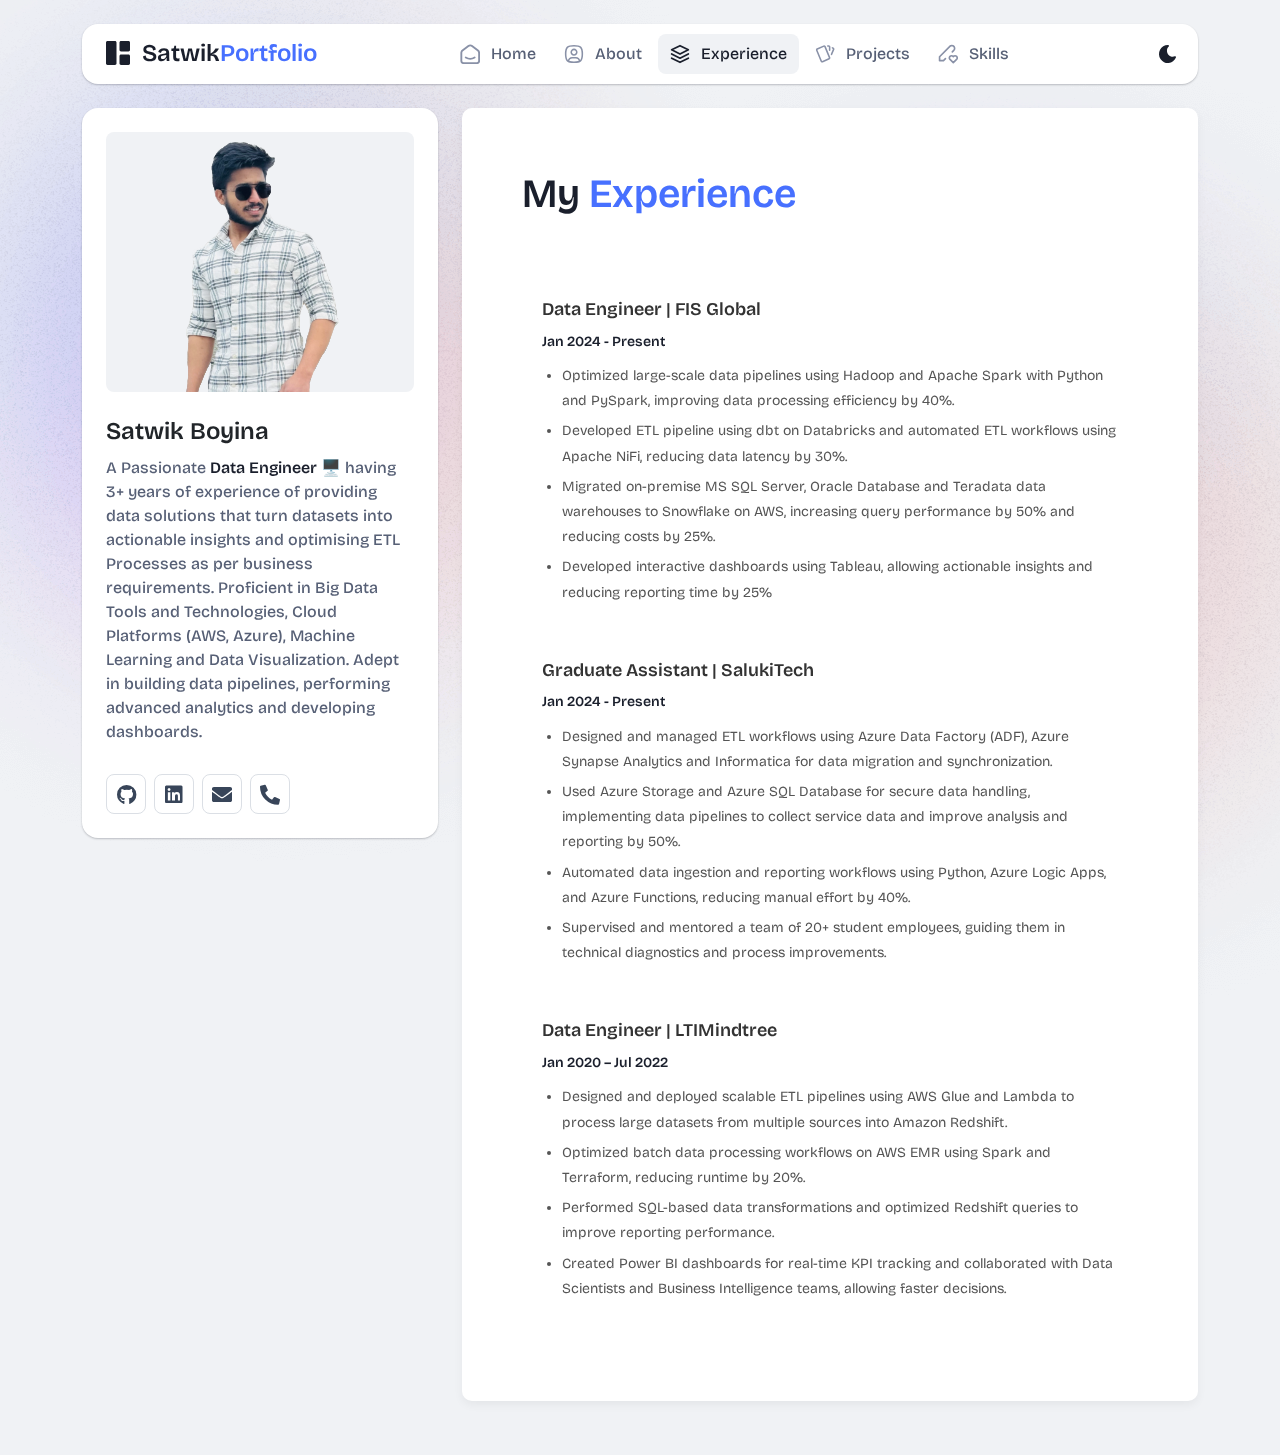
<file: services.html>
<!DOCTYPE html>
<html lang="en">


<!-- Mirrored from marveltheme.com/tf/html/bentofolio-html/services.html by HTTrack Website Copier/3.x [XR&CO'2014], Thu, 12 Dec 2024 10:39:14 GMT -->
<head>
  <meta charset="UTF-8">
  <meta http-equiv="X-UA-Compatible" content="IE=edge">
  <title>Satwik Boyina Portfolio </title>
  <meta name="description" content="Satwik Boyina Portfolio Website">
  <meta name="viewport" content="width=device-width, initial-scale=1">

  <link rel="shortcut icon" type="image/x-icon" href="assets/img/favicon.svg">
  <!-- Place favicon.ico in the root directory -->

  <!-- CSS here -->
  <link rel="stylesheet" href="assets/css/bootstrap.min.css">
  <link rel="stylesheet" href="assets/fontawsome/css/all.min.css">
  <link rel="stylesheet" href="assets/fontawsome/css/fontawesome.min.css">
  <link rel="stylesheet" href="assets/css/slick.css">
  <link rel="stylesheet" href="assets/css/magnific-popup.css">
  <link rel="stylesheet" href="assets/css/style.css">
  <link rel="stylesheet" href="assets/css/responsive.css">
</head>

<body>
  <div id="page-content">
    <!-- header part start -->
    <header class="header-area">
      <nav class="navbar">
        <div class="container">
          <div class="menu-container">
            <div class="logo">
              <a class="navbar-brand me-0" href="index.html">
                <svg width="24" height="24" viewBox="0 0 24 24" fill="none" xmlns="http://www.w3.org/2000/svg">
                  <path
                    d="M0 1.5C0 1.10218 0.158035 0.720644 0.43934 0.43934C0.720644 0.158035 1.10218 0 1.5 0L9 0C9.39782 0 9.77936 0.158035 10.0607 0.43934C10.342 0.720644 10.5 1.10218 10.5 1.5V22.5C10.5 22.8978 10.342 23.2794 10.0607 23.5607C9.77936 23.842 9.39782 24 9 24H1.5C1.10218 24 0.720644 23.842 0.43934 23.5607C0.158035 23.2794 0 22.8978 0 22.5V1.5ZM13.5 1.5C13.5 1.10218 13.658 0.720644 13.9393 0.43934C14.2206 0.158035 14.6022 0 15 0L22.5 0C22.8978 0 23.2794 0.158035 23.5607 0.43934C23.842 0.720644 24 1.10218 24 1.5V9C24 9.39782 23.842 9.77936 23.5607 10.0607C23.2794 10.342 22.8978 10.5 22.5 10.5H15C14.6022 10.5 14.2206 10.342 13.9393 10.0607C13.658 9.77936 13.5 9.39782 13.5 9V1.5ZM13.5 15C13.5 14.6022 13.658 14.2206 13.9393 13.9393C14.2206 13.658 14.6022 13.5 15 13.5H22.5C22.8978 13.5 23.2794 13.658 23.5607 13.9393C23.842 14.2206 24 14.6022 24 15V22.5C24 22.8978 23.842 23.2794 23.5607 23.5607C23.2794 23.842 22.8978 24 22.5 24H15C14.6022 24 14.2206 23.842 13.9393 23.5607C13.658 23.2794 13.5 22.8978 13.5 22.5V15Z"
                    class="logo-icon" />
                </svg>
                <span>Satwik<span class="primary">Portfolio</span></span>
              </a>
            </div>
            <div class="navbar-main d-flex flex-grow-1">
              <div class="logo inner-logo d-block d-xl-none">
                <a class="navbar-brand me-0" href="index.html">
                  <svg width="24" height="24" viewBox="0 0 24 24" fill="none" xmlns="http://www.w3.org/2000/svg">
                    <path
                      d="M0 1.5C0 1.10218 0.158035 0.720644 0.43934 0.43934C0.720644 0.158035 1.10218 0 1.5 0L9 0C9.39782 0 9.77936 0.158035 10.0607 0.43934C10.342 0.720644 10.5 1.10218 10.5 1.5V22.5C10.5 22.8978 10.342 23.2794 10.0607 23.5607C9.77936 23.842 9.39782 24 9 24H1.5C1.10218 24 0.720644 23.842 0.43934 23.5607C0.158035 23.2794 0 22.8978 0 22.5V1.5ZM13.5 1.5C13.5 1.10218 13.658 0.720644 13.9393 0.43934C14.2206 0.158035 14.6022 0 15 0L22.5 0C22.8978 0 23.2794 0.158035 23.5607 0.43934C23.842 0.720644 24 1.10218 24 1.5V9C24 9.39782 23.842 9.77936 23.5607 10.0607C23.2794 10.342 22.8978 10.5 22.5 10.5H15C14.6022 10.5 14.2206 10.342 13.9393 10.0607C13.658 9.77936 13.5 9.39782 13.5 9V1.5ZM13.5 15C13.5 14.6022 13.658 14.2206 13.9393 13.9393C14.2206 13.658 14.6022 13.5 15 13.5H22.5C22.8978 13.5 23.2794 13.658 23.5607 13.9393C23.842 14.2206 24 14.6022 24 15V22.5C24 22.8978 23.842 23.2794 23.5607 23.5607C23.2794 23.842 22.8978 24 22.5 24H15C14.6022 24 14.2206 23.842 13.9393 23.5607C13.658 23.2794 13.5 22.8978 13.5 22.5V15Z"
                      class="logo-icon" />
                  </svg>
                  <span>Satwik<span class="primary">Portfolio</span></span>
                </a>
              </div>
              <ul class="navbar-info mx-auto">
                <li class="nav-item">
                  <a class="nav-link" aria-current="page" href="index.html">
                    <svg class="nav-icon" viewBox="0 0 15 15" fill="none" xmlns="http://www.w3.org/2000/svg">
                      <path
                        d="M13.475 4.92481L9.03083 1.46814C8.64082 1.16473 8.1608 1 7.66667 1C7.17254 1 6.69251 1.16473 6.3025 1.46814L1.8575 4.92481C1.59037 5.13254 1.37424 5.39858 1.22563 5.7026C1.07701 6.00662 0.99984 6.34058 1 6.67897V12.679C1 13.121 1.17559 13.5449 1.48816 13.8575C1.80072 14.17 2.22464 14.3456 2.66667 14.3456H12.6667C13.1087 14.3456 13.5326 14.17 13.8452 13.8575C14.1577 13.5449 14.3333 13.121 14.3333 12.679V6.67897C14.3333 5.99314 14.0167 5.34564 13.475 4.92481Z"
                        stroke-width="1.4" stroke-linecap="round" stroke-linejoin="round" />
                      <path d="M10.9753 10.1665C9.13359 11.2773 6.14859 11.2773 4.30859 10.1665" stroke-width="1.4"
                        stroke-linecap="round" stroke-linejoin="round" />
                    </svg>

                    <span>Home</span>
                  </a>
                </li>
                <li class="nav-item">
                  <a class="nav-link" href="about.html">
                    <svg class="nav-icon" viewBox="0 0 18 18" fill="none" xmlns="http://www.w3.org/2000/svg">
                      <path
                        d="M9 9.8335C9.66304 9.8335 10.2989 9.5701 10.7678 9.10126C11.2366 8.63242 11.5 7.99654 11.5 7.3335C11.5 6.67045 11.2366 6.03457 10.7678 5.56573C10.2989 5.09689 9.66304 4.8335 9 4.8335C8.33696 4.8335 7.70107 5.09689 7.23223 5.56573C6.76339 6.03457 6.5 6.67045 6.5 7.3335C6.5 7.99654 6.76339 8.63242 7.23223 9.10126C7.70107 9.5701 8.33696 9.8335 9 9.8335Z"
                        stroke-width="1.4" stroke-linecap="round" stroke-linejoin="round" />
                      <path
                        d="M9 1.5C15 1.5 16.5 3 16.5 9C16.5 15 15 16.5 9 16.5C3 16.5 1.5 15 1.5 9C1.5 3 3 1.5 9 1.5Z"
                        stroke-width="1.4" stroke-linecap="round" stroke-linejoin="round" />
                      <path
                        d="M4 15.7085V15.6668C4 14.7828 4.35119 13.9349 4.97631 13.3098C5.60143 12.6847 6.44928 12.3335 7.33333 12.3335H10.6667C11.5507 12.3335 12.3986 12.6847 13.0237 13.3098C13.6488 13.9349 14 14.7828 14 15.6668V15.7085"
                        stroke-width="1.4" stroke-linecap="round" stroke-linejoin="round" />
                    </svg>
                    About
                  </a>
                </li>
                <li class="nav-item">
                  <a class="nav-link active" href="services.html">
                    <svg class="nav-icon" viewBox="0 0 16 16" fill="none" xmlns="http://www.w3.org/2000/svg">
                      <path d="M7.99967 1.3335L1.33301 4.66683L7.99967 8.00016L14.6663 4.66683L7.99967 1.3335Z"
                        stroke-width="1.4" stroke-linecap="round" stroke-linejoin="round" />
                      <path d="M1.33301 8L7.99967 11.3333L14.6663 8" stroke-width="1.4" stroke-linecap="round"
                        stroke-linejoin="round" />
                      <path d="M1.33301 11.3335L7.99967 14.6668L14.6663 11.3335" stroke-width="1.4"
                        stroke-linecap="round" stroke-linejoin="round" />
                    </svg>
                    Experience
                  </a>
                </li>
                <li class="nav-item">
                  <a class="nav-link" href="portfolio.html">
                    <svg class="nav-icon" viewBox="0 0 18 17" fill="none" xmlns="http://www.w3.org/2000/svg">
                      <path
                        d="M2.00326 3.99733L7.95159 1.40649C8.04974 1.36442 8.15533 1.34243 8.26212 1.34181C8.3689 1.34119 8.47473 1.36196 8.57337 1.40289C8.67201 1.44382 8.76145 1.50408 8.83642 1.58013C8.9114 1.65617 8.97039 1.74646 9.00992 1.84566L13.1133 11.764C13.1985 11.9651 13.2014 12.1917 13.1213 12.3949C13.0412 12.5982 12.8845 12.7618 12.6849 12.8507L6.73742 15.4415C6.63922 15.4837 6.53356 15.5058 6.42668 15.5065C6.3198 15.5072 6.21387 15.4864 6.11514 15.4455C6.0164 15.4046 5.92688 15.3442 5.85184 15.2681C5.7768 15.192 5.71778 15.1016 5.67826 15.0023L1.57492 5.08316C1.48963 4.88204 1.48673 4.65546 1.56684 4.45222C1.64696 4.24898 1.80367 4.08616 2.00326 3.99733Z"
                        stroke-width="1.4" stroke-linecap="round" stroke-linejoin="round" />
                      <path
                        d="M11.5 1.3335H12.3333C12.5543 1.3335 12.7663 1.42129 12.9226 1.57757C13.0789 1.73385 13.1667 1.94582 13.1667 2.16683V5.0835"
                        stroke-width="1.4" stroke-linecap="round" stroke-linejoin="round" />
                      <path
                        d="M15.6663 3C15.8863 3.09333 16.0997 3.18083 16.3063 3.2625C16.5098 3.34882 16.6706 3.51241 16.7534 3.71729C16.8362 3.92217 16.8343 4.15155 16.748 4.355L14.833 8.83334"
                        stroke-width="1.4" stroke-linecap="round" stroke-linejoin="round" />
                    </svg>
                    Projects
                  </a>
                </li>
                <li class="nav-item">
                  <a class="nav-link" href="blog.html">
                    <svg class="nav-icon" viewBox="0 0 17 16" fill="none" xmlns="http://www.w3.org/2000/svg">
                      <path
                        d="M12.1663 6.16676L13.4163 4.91676C13.6352 4.69789 13.8088 4.43805 13.9273 4.15208C14.0457 3.86612 14.1067 3.55962 14.1067 3.25009C14.1067 2.94056 14.0457 2.63406 13.9273 2.3481C13.8088 2.06213 13.6352 1.80229 13.4163 1.58342C13.1975 1.36455 12.9376 1.19094 12.6517 1.07248C12.3657 0.954033 12.0592 0.893066 11.7497 0.893066C11.4401 0.893066 11.1336 0.954033 10.8477 1.07248C10.5617 1.19094 10.3019 1.36455 10.083 1.58342L1.33301 10.3334V13.6668H4.66634L6.33301 12.0001"
                        stroke-width="1.4" stroke-linecap="round" stroke-linejoin="round" />
                      <path
                        d="M13.0004 15.3335L15.7921 12.5968C15.9633 12.4307 16.0995 12.232 16.1926 12.0124C16.2857 11.7927 16.3339 11.5567 16.3343 11.3181C16.3347 11.0796 16.2873 10.8434 16.1948 10.6235C16.1024 10.4035 15.9669 10.2044 15.7963 10.0377C15.448 9.69712 14.9806 9.50602 14.4935 9.50509C14.0065 9.50415 13.5383 9.69346 13.1888 10.0327L13.0021 10.216L12.8163 10.0327C12.4681 9.69237 12.0008 9.50143 11.5139 9.50049C11.0271 9.49956 10.5591 9.68871 10.2096 10.0277C10.0383 10.1937 9.9021 10.3924 9.80891 10.612C9.71572 10.8316 9.66746 11.0677 9.667 11.3062C9.66653 11.5447 9.71386 11.781 9.80619 12.0009C9.89853 12.2209 10.034 12.4201 10.2046 12.5868L13.0004 15.3335Z"
                        stroke-width="1.4" stroke-linecap="round" stroke-linejoin="round" />
                    </svg>
                    Skills
                  </a>
                </li>
              </ul>
              <div class="header-right-info d-flex align-items-center">
                <button class="theme-control-btn">
                  <span class="dark">
                    <svg width="24" height="24" viewBox="0 0 24 24" fill="none" xmlns="http://www.w3.org/2000/svg">
                      <path
                        d="M11.8005 3C10.207 3.0003 8.64356 3.44286 7.27683 4.28049C5.91011 5.11811 4.79139 6.31937 4.04002 7.75612C3.28865 9.19288 2.93281 10.8112 3.01046 12.4386C3.08811 14.0659 3.59633 15.6411 4.48091 16.9963C5.3655 18.3514 6.59326 19.4356 8.03324 20.1333C9.47322 20.8309 11.0714 21.1157 12.6573 20.9574C14.2432 20.7991 15.7573 20.2036 17.0381 19.2344C18.319 18.2652 19.3185 16.9587 19.9301 15.4542C20.2302 14.7162 19.5111 13.9746 18.7875 14.2752C17.5475 14.7888 16.1706 14.8418 14.8963 14.425C13.622 14.0082 12.5308 13.1479 11.8126 11.9937C11.0943 10.8396 10.7943 9.4645 10.9648 8.10764C11.1353 6.75077 11.7655 5.49792 12.7458 4.5669L12.8136 4.4949C13.2986 3.9279 12.913 3.0072 12.1464 3.0072H11.9122L11.8524 3.0018L11.7996 3H11.8005Z"
                        fill="#1A1F2C" />
                    </svg>
                    <small class="theme-text d-block d-xl-none">Change appearance</small>
                  </span>
                  <span class="light">
                    <svg width="24" height="24" viewBox="0 0 24 24" fill="none" xmlns="http://www.w3.org/2000/svg">
                      <path
                        d="M12 19C12.2449 19 12.4813 19.09 12.6644 19.2527C12.8474 19.4155 12.9643 19.6397 12.993 19.883L13 20V21C12.9997 21.2549 12.9021 21.5 12.7272 21.6854C12.5522 21.8707 12.313 21.9822 12.0586 21.9972C11.8042 22.0121 11.5536 21.9293 11.3582 21.7657C11.1627 21.6021 11.0371 21.3701 11.007 21.117L11 21V20C11 19.7348 11.1054 19.4804 11.2929 19.2929C11.4804 19.1054 11.7348 19 12 19Z"
                        fill="#FD7E41" />
                      <path
                        d="M18.3127 16.9099L18.4067 16.9929L19.1067 17.6929C19.2861 17.8729 19.3902 18.1144 19.398 18.3683C19.4057 18.6223 19.3165 18.8697 19.1485 19.0602C18.9804 19.2508 18.7462 19.3702 18.4933 19.3943C18.2403 19.4184 17.9877 19.3454 17.7867 19.1899L17.6927 19.1069L16.9927 18.4069C16.8202 18.2347 16.7165 18.0053 16.7012 17.7619C16.6859 17.5186 16.76 17.278 16.9097 17.0855C17.0593 16.893 17.2741 16.7618 17.5137 16.7166C17.7533 16.6713 18.0012 16.7152 18.2107 16.8399L18.3127 16.9099Z"
                        fill="#FD7E41" />
                      <path
                        d="M7.00747 16.993C7.17965 17.1652 7.28308 17.3943 7.29836 17.6373C7.31364 17.8803 7.23972 18.1206 7.09047 18.313L7.00747 18.407L6.30747 19.107C6.12751 19.2863 5.88604 19.3905 5.63209 19.3982C5.37814 19.406 5.13076 19.3168 4.94019 19.1487C4.74963 18.9807 4.63017 18.7464 4.60607 18.4935C4.58198 18.2406 4.65506 17.988 4.81047 17.787L4.89347 17.693L5.59347 16.993C5.781 16.8055 6.03531 16.7002 6.30047 16.7002C6.56563 16.7002 6.81994 16.8055 7.00747 16.993Z"
                        fill="#FD7E41" />
                      <path
                        d="M3.99987 11C4.25475 11.0003 4.4999 11.0979 4.68524 11.2728C4.87057 11.4478 4.9821 11.687 4.99704 11.9414C5.01198 12.1958 4.92919 12.4464 4.7656 12.6418C4.60201 12.8373 4.36996 12.9629 4.11687 12.993L3.99987 13H2.99987C2.74499 12.9997 2.49984 12.9021 2.3145 12.7272C2.12916 12.5522 2.01763 12.313 2.0027 12.0586C1.98776 11.8042 2.07054 11.5536 2.23413 11.3582C2.39772 11.1627 2.62977 11.0371 2.88287 11.007L2.99987 11H3.99987Z"
                        fill="#FD7E41" />
                      <path
                        d="M20.9999 11C21.2547 11.0003 21.4999 11.0979 21.6852 11.2728C21.8706 11.4478 21.9821 11.687 21.997 11.9414C22.012 12.1958 21.9292 12.4464 21.7656 12.6418C21.602 12.8373 21.37 12.9629 21.1169 12.993L20.9999 13H19.9999C19.745 12.9997 19.4998 12.9021 19.3145 12.7272C19.1292 12.5522 19.0176 12.313 19.0027 12.0586C18.9878 11.8042 19.0705 11.5536 19.2341 11.3582C19.3977 11.1627 19.6298 11.0371 19.8829 11.007L19.9999 11H20.9999Z"
                        fill="#FD7E41" />
                      <path
                        d="M6.21264 4.80985L6.30664 4.89285L7.00664 5.59285C7.18599 5.77281 7.29011 6.01429 7.29787 6.26824C7.30562 6.52219 7.21642 6.76957 7.04839 6.96013C6.88036 7.1507 6.64609 7.27016 6.39316 7.29425C6.14024 7.31834 5.88763 7.24526 5.68664 7.08985L5.59264 7.00685L4.89264 6.30685C4.72073 6.13453 4.61757 5.90543 4.6025 5.66248C4.58744 5.41954 4.6615 5.17945 4.8108 4.98721C4.9601 4.79497 5.1744 4.66378 5.41351 4.61824C5.65262 4.57271 5.90013 4.61594 6.10964 4.73985L6.21264 4.80985Z"
                        fill="#FD7E41" />
                      <path
                        d="M19.1071 4.89288C19.2793 5.06508 19.3827 5.29418 19.398 5.5372C19.4132 5.78023 19.3393 6.02048 19.1901 6.21288L19.1071 6.30688L18.4071 7.00688C18.2271 7.18623 17.9856 7.29036 17.7317 7.29811C17.4777 7.30587 17.2304 7.21667 17.0398 7.04864C16.8492 6.8806 16.7298 6.64633 16.7057 6.39341C16.6816 6.14049 16.7547 5.88788 16.9101 5.68688L16.9931 5.59288L17.6931 4.89288C17.8806 4.70541 18.1349 4.6001 18.4001 4.6001C18.6652 4.6001 18.9196 4.70541 19.1071 4.89288Z"
                        fill="#FD7E41" />
                      <path
                        d="M12 2C12.2449 2.00003 12.4813 2.08996 12.6644 2.25272C12.8474 2.41547 12.9643 2.63975 12.993 2.883L13 3V4C12.9997 4.25488 12.9021 4.50003 12.7272 4.68537C12.5522 4.8707 12.313 4.98223 12.0586 4.99717C11.8042 5.01211 11.5536 4.92933 11.3582 4.76573C11.1627 4.60214 11.0371 4.3701 11.007 4.117L11 4V3C11 2.73478 11.1054 2.48043 11.2929 2.29289C11.4804 2.10536 11.7348 2 12 2Z"
                        fill="#FD7E41" />
                      <path
                        d="M12 7C12.9797 6.99994 13.9378 7.28769 14.7553 7.8275C15.5729 8.36731 16.2138 9.1354 16.5986 10.0364C16.9833 10.9373 17.0949 11.9315 16.9195 12.8953C16.7441 13.8592 16.2893 14.7502 15.6118 15.4579C14.9343 16.1655 14.0638 16.6585 13.1085 16.8756C12.1532 17.0928 11.1552 17.0245 10.2383 16.6793C9.3215 16.334 8.52629 15.7271 7.95146 14.9338C7.37663 14.1405 7.04752 13.1958 7.005 12.217L7 12L7.005 11.783C7.06092 10.4958 7.61161 9.27978 8.54222 8.38866C9.47284 7.49754 10.7115 7.00007 12 7Z"
                        fill="#FD7E41" />
                    </svg>
                    <small class="theme-text d-block d-xl-none">Change appearance</small>
                  </span>
                </button>
                
              </div>
            </div>
            <div class="mobile-menu-overlay d-block d-lg-none"></div>
            <div class="mobile-menu-control-bar d-block d-xl-none">
              <button class="mobile-menu-control-bar">
                <i class="fas fa-bars"></i>
              </button>
            </div>
          </div>
        </div>
      </nav>
    </header>
    <!-- header part end -->

    <!-- main area part start -->
    <main>

      <section class="content-box-area mt-4">
        <div class="container">
          <div class="row g-4">
            <div class="col-xl-4">
              <div class="card profile-card">
                <div class="card-body">
                  <div class="image text-center">
                    <img src="assets/img/images/profile.png" alt="profile">
                  </div>
                  <div class="text">
                    <h3 class="card-title">Satwik Boyina</h3>
                    <p>A Passionate <span>Data Engineer</span> 🖥️ having 3+ years of experience of providing data solutions that turn datasets into actionable insights and optimising ETL Processes as per business requirements. Proficient in Big Data Tools and Technologies, Cloud Platforms (AWS, Azure), Machine Learning and Data Visualization. Adept in building data pipelines, performing advanced analytics and developing dashboards. </p>
                    
                    <div class="social-media-icon">
                      <ul class="list-unstyled">
                        <li><a href="https://github.com/satwikboyina" target="_blank"><i class="fab fa-github"></i></a></li>
                        <li><a href="https://linkedin.com/in/satwikboyina" target="_blank"><i class="fab fa-linkedin"></i></a></li>
                        <li><a href="mailto:satwikb2702@gmail.com"><i class="fas fa-envelope"></i></a></li>
                        <li><a href="tel:+16185213218"><i class="fas fa-phone-alt"></i></a></li>
                      </ul>
                    </div>
                  </div>
                </div>
              </div>
            </div>
            <div class="col-xl-8">
              <div class="card content-box-card">
                <div class="card-body">
                  <div class="top-info">
                    <div class="text">
                      <h1 class="main-title">My <span>Experience</span></h1>
                    </div>
                  </div>
                  <!-- Experience Box 1 -->
                  <div class="services-item">
                    <h3 class="title">Data Engineer | FIS Global</h3>
                    <p><b>Jan 2024 - Present</b></p>
                    <ul>
                      <li>Optimized large-scale data pipelines using Hadoop and Apache Spark with Python and PySpark, improving data processing efficiency by 40%.</li>
                      <li>Developed ETL pipeline using dbt on Databricks and automated ETL workflows using Apache NiFi, reducing data latency by 30%.</li>
                      <li>Migrated on-premise MS SQL Server, Oracle Database and Teradata data warehouses to Snowflake on AWS, increasing query performance by 50% and reducing costs by 25%.</li>
                      <li>Developed interactive dashboards using Tableau, allowing actionable insights and reducing reporting time by 25%</li>
                    </ul>
                  </div>
                  <div class="services-item">
                    <h3 class="title">Graduate Assistant | SalukiTech</h3>
                    <p><b>Jan 2024 - Present</b></p>
                    <ul>
                      <li>Designed and managed ETL workflows using Azure Data Factory (ADF), Azure Synapse Analytics and Informatica for data migration and synchronization.</li>
                      <li>Used Azure Storage and Azure SQL Database for secure data handling, implementing data pipelines to collect service data and improve analysis and reporting by 50%.</li>
                      <li>Automated data ingestion and reporting workflows using Python, Azure Logic Apps, and Azure Functions, reducing manual effort by 40%.</li>
                      <li>Supervised and mentored a team of 20+ student employees, guiding them in technical diagnostics and process improvements.</li>
                    </ul>
                  </div>
                  <!-- Experience Box 2 -->
                  <div class="services-item">
                    <h3 class="title">Data Engineer | LTIMindtree</h3>
                    <p><b>Jan 2020 – Jul 2022</b></p>
                    <ul>
                      <li>Designed and deployed scalable ETL pipelines using AWS Glue and Lambda to process large datasets from multiple sources into Amazon Redshift.</li>
                      <li>Optimized batch data processing workflows on AWS EMR using Spark and Terraform, reducing runtime by 20%.</li>
                      <li>Performed SQL-based data transformations and optimized Redshift queries to improve reporting performance.</li>
                      <li>Created Power BI dashboards for real-time KPI tracking and collaborated with Data Scientists and Business Intelligence teams, allowing faster decisions.</li>
                    </ul>
                  </div>
                </div>
              </div>
            </div>
            
          </div>
        </div>
      </section>

      <!-- background shape area start -->
      <div class="background-shapes">
        <div class="shape-1 common-shape">
          <img src="assets/img/bg/banner-shape-1.png" alt="banner-shape-1">
        </div>
        <div class="shape-2 common-shape">
          <img src="assets/img/bg/banner-shape-1.png" alt="banner-shape-1">
        </div>
        <div class="threed-shape-1 move-with-cursor" data-value="1">
          <img src="assets/img/bg/object-3d-1.png" alt="object-3d-1">
        </div>
        <div class="threed-shape-2 move-with-cursor" data-value="1">
          <img src="assets/img/bg/object-3d-2.png" alt="object-3d-2">
        </div>
      </div>
      <!-- background shape area end -->
    </main>
    <!-- main area part end -->

    <!-- footer part start -->
    
    <!-- footer part end -->
  </div>

  <!-- JS here -->
  <script src="assets/js/vendor/jquery-3.6.0.min.js"></script>
  <script src="assets/js/bootstrap.bundle.min.js"></script>
  <script src="assets/js/jquery.magnific-popup.min.js"></script>
  <script src="assets/js/ajax-form.js"></script>
  <script src="assets/js/clipboard.min.js"></script>
  <script src="assets/js/slick.min.js"></script>
  <script src="assets/js/script.js"></script>
</body>



<!-- Mirrored from marveltheme.com/tf/html/bentofolio-html/services.html by HTTrack Website Copier/3.x [XR&CO'2014], Thu, 12 Dec 2024 10:39:17 GMT -->
</html>
</file>
<file: assets/css/responsive.css>
@media (max-width:1399.98px) {
  .common-button-groups .btn {
    padding: 16px 13px;
    font-size: 15px;
  }

  .card-title {
    gap: 15px;
  }

  .background-shapes .threed-shape-1 {
    display: none;
  }

  .background-shapes .threed-shape-2 {
    display: none;
  }

  .work-experiance-card .work-experiance-slider li {
    display: flex !important;
    gap: 5px;
  }

  .work-experiance-card .work-experiance-slider li .date {
    margin-right: 30px;
  }

  .content-box-card .working-with-area .working-with-main {
    gap: 16px;
  }

  .article-publications-item .text .title {
    font-size: 20px;
  }

  .services .services-item {
    height: 100%;
  }

  .content-box-card .frequently-asked-questions .accordion-button {
    font-size: 18px;
    line-height: 1.5em;
  }

  .content-box-card .frequently-asked-questions .accordion-button {
    padding: 20px 24px;
  }

  .content-box-card .frequently-asked-questions .accordion-body p {
    font-size: 16px;
  }

  .portfolio-area .portfolio-item .image {
    padding: 24px;
  }

  .article-details-area .article-details-text .main-title {
    font-size: 24px;
    line-height: 1.3em;
  }

  .article-details-area .article-details-text p {
    font-size: 16px;
  }

  .article-details-area .article-details-text blockquote p {
    font-size: 16px;
  }

  .article-details-area .article-details-text .listed-info li {
    font-size: 16px;
    padding-bottom: 10px;
  }

  .leave-comments-area .comments-box {
    padding: 24px;
  }
}

@media (max-width:1199.98px) {
  .navbar .navbar-main {
    position: fixed;
    top: 0;
    left: -260px;
    width: 260px;
    height: 100%;
    background-color: var(--white);
    z-index: 9999;
    padding: 24px;
    transition: all linear 0.2s;
  }

  .header-area .container .navbar-main {
    flex-direction: column;
    overflow-y: auto;
  }

  .header-area .container .inner-logo {
    width: 100%;
    padding: 0 10px;
  }

  .header-area .container .navbar-info {
    margin: 0;
    margin-top: 26px;
    margin-bottom: 30px;
    width: 100%;
  }

  .header-area .navbar-info .nav-item {
    margin-bottom: 8px;
    display: block;
  }

  .header-area .header-right-info .lets-talk-btn {
    display: block;
    width: 100%;
  }

  .header-right-info {
    display: block !important;
    margin-top: auto;
    width: 100%;
  }

  .header-area .header-right-info .lets-talk-btn {
    margin-left: 0;
    text-align: center;
  }

  .header-area .header-right-info .theme-control-btn span {
    width: 100%;
    justify-content: flex-start;
    height: 40px;
    padding: 0 15px;
  }

  .header-area .header-right-info .theme-control-btn span small {
    font-size: 14px;
    font-weight: 400;
    color: #576076;
    margin-left: 10px;
  }

  .header-area .header-right-info .theme-control-btn {
    background-color: transparent;
    border: 0;
    width: 100%;
    margin-bottom: 12px;
  }

  .mobile-menu-overlay {
    position: fixed;
    top: 0;
    left: 0;
    width: 100%;
    height: 100%;
    background-color: rgba(14, 16, 24, 0.5);
    z-index: 999;
    visibility: hidden;
    opacity: 0;
    transition: all linear 0.2s;
  }

  .header-area .menu-container {
    justify-content: space-between;
    align-items: center;
    padding: 14px 10px 10px 24px;
  }

  .mobile-menu-overlay.show {
    visibility: visible;
    opacity: 1;
  }

  .profile-card .image {
    aspect-ratio: 6 / 4;
  }

  .profile-card .image img {
    object-fit: cover;
    height: 100%;
  }

  .common-button-groups .btn {
    padding: 16px 24px;
    font-size: 16px;
  }

  .expertise-card {
    height: unset;
  }

  .content-box-card .card-body {
    padding: 24px 24px 24px;
  }

  .content-box-card .top-info {
    display: flex;
    flex-direction: column;
  }

  .content-box-card .available-btn span {
    font-size: 16px;
    display: inline-block;
  }

  .content-box-card .available-btn {
    order: 1;
  }

  .content-box-card .top-info .text {
    order: 2;
  }

  .content-box-card .top-info .text {
    max-width: unset;
  }

  .content-box-card .top-info {
    gap: 24px;
  }

  .content-box-card .top-info .main-title {
    font-size: 30px;
    line-height: 1.2em;
  }

  .content-box-card .top-info p {
    font-size: 18px;
    line-height: 1.5em;
  }

  .content-box-card .top-info p b {
    font-size: 18px;
  }

  .content-box-card .main-common-title {
    font-size: 24px;
    line-height: 1.3em;
  }

  .content-box-card .working-with-area .working-with-main {
    gap: 8px;
  }

  .content-box-card .working-with-area .working-with-main .items {
    width: 60px;
    border-radius: 8px;
    height: 60px;
  }

  .content-box-card .working-with-area .working-with-main .items img {
    width: 32px;
    height: 32px;
  }

  .content-box-card .client-feedback-slider .icon {
    top: -65px;
  }

  .content-box-card .counter-area .counter .counter-item .number {
    font-size: 30px;
    line-height: 1.2em;
  }

  .content-box-card .counter-area .circle-area {
    display: none;
  }

  .content-box-card .top-info {
    margin-bottom: 40px;
  }

  .content-box-card .counter-area {
    margin-bottom: 40px;
  }

  .portfolio-area .portfolio-item .text .info .title {
    font-size: 20px;
    line-height: 1.4em;
  }

  .article-details-card {
    padding-top: 24px !important;
  }

  .contact-card .common-button-groups {
    margin-top: 0px;
    order: 2;
  }

  .portfolio-details-area .more-info-block .more-info-title {
    font-size: 24px;
    margin-bottom: 14px;
  }

  .portfolio-details-area .prev-and-next-btn .btn {
    font-size: 20px;
  }
}

@media (max-width:991.98px) {
  .services-item {
    padding: 16px 13px 16px 13px;
  }

  .content-box-card .working-with-area .working-with-main .items {
    width: 57px;
    height: 57px;
  }

  .article-details-area .article-details-text {
    margin-top: 26px;
  }

  .article-details-area .article-details-text .main-title {
    margin-bottom: 24px;
  }

  .article-details-area .article-details-text .tags-and-share {
    margin-bottom: 40px;
  }

  .leave-comments-area {
    margin-top: 40px;
  }

  .portfolio-details-area .prev-and-next-btn {
    column-gap: 16px;
  }
}

@media (max-width:767.98px) {
  .content-box-card .working-with-area .working-with-main .items {
    width: 73px;
    height: 73px;
  }

  .content-box-card .awards-recognitions .awards-item {
    display: block;
  }

  .content-box-card .awards-recognitions .awards-item .award-name {
    display: block;
  }

  .content-box-card .awards-recognitions .awards-item .award-name .icon {
    margin-bottom: 15px;
  }

  .content-box-card .awards-recognitions .awards-item .project-btn {
    text-align: right;
    margin-top: 15px;
  }

  .content-box-card .awards-recognitions .awards-item .winner-tag {
    margin-top: 15px;
  }

  .content-box-card .work-together-slider a {
    font-size: 30px;
    line-height: 1.2em;
  }

  .portfolio-area .portfolio-item .text .info .title {
    font-size: 18px;
  }

  .portfolio-area .portfolio-item .image {
    padding: 14px;
    border-radius: 8px;
  }

  .article-details-area .article-details-text .tags-and-share {
    display: flex;
    justify-content: space-between;
    gap: 20px;
    align-items: flex-start;
    margin-top: 30px;
    margin-bottom: 60px;
    flex-direction: column;
    justify-content: flex-start;
  }

  .portfolio-details-text {
    flex-direction: column;
  }

  .portfolio-details-text .overview {
    margin-top: 20px;
  }

  .portfolio-details-text .short-info {
    max-width: 100%;
  }

  .portfolio-details-area .prev-and-next-btn {
    column-gap: 16px;
  }
}

@media (max-width:575.98px) {
  .common-button-groups .btn.btn-copy {
    margin-top: 8px;
  }

  .work-experiance-card .work-experiance-slider li {
    flex-direction: column;
  }

  .card-title {
    gap: 6px;
    flex-direction: column;
    align-items: flex-start;
  }

  .services-item {
    height: 100%;
  }

  .services-item {
    padding: 10px 10px 14px 10px;
  }

  .content-box-card .counter-area .counter {
    max-width: 100%;
  }

  .content-box-card .counter-area .counter {
    gap: 26px;
    flex-wrap: wrap;
  }

  .content-box-card .client-feedback .feedback-item .feedback-top-info {
    gap: 25px;
  }

  .content-box-card .client-feedback-slider .icon.left {
    right: unset;
    left: 12px;
  }

  .content-box-card .client-feedback-slider .icon.right {
    left: 58px;
  }

  .client-feedback .main-common-title {
    padding-bottom: 56px;
  }

  .content-box-card .article-publications-slider .icon.left {
    right: unset;
    left: 12px;
  }

  .content-box-card .article-publications-slider .icon.right {
    left: 58px;
  }

  .article-publications .main-common-title {
    padding-bottom: 56px;
  }

  .portfolio-area .portfolio-item .text {
    padding: 24px 0;
    gap: 5px;
    flex-direction: column;
    padding-top: 14px;
  }

  .portfolio-area .portfolio-item .text .info .title {
    border-bottom: none;
  }

  .portfolio-details-area .prev-and-next-btn {
    flex-direction: column;
    row-gap: 12px;
  }

  .portfolio-details-area .prev-and-next-btn .btn {
    width: 100%;
    font-size: 18px;
    height: 64px;
  }
}
</file>
<file: assets/css/style.css>
/*
  Theme Name: Bentofolio - Bootstrap Personal Portfolio Template
  Support: marveltheme@gmail.com
  Description: Bentofolio - Bootstrap Personal Portfolio Template
  Version: 1.0
*/

/* CSS Index
============================
01. Variable CSS
02. Common CSS
03. Header
04. Home
05. About
06. Services
07. Portfolio
08. Blog
09. Contact
10. Footer
11. Theme Control
============================
*/

/*=============================
	1. Google Fonts
===============================*/
@import url('https://fonts.googleapis.com/css2?family=Bricolage+Grotesque:opsz,wght@12..96,300;12..96,400;12..96,500;12..96,600;12..96,700&amp;display=swap');

/*=============================
	01. Variable CSS start
===============================*/

:root {
	--font-family: "Bricolage Grotesque", sans-serif;
	--primary: #4770FF;
	--black: #1A1F2C;
	--light-black: #576076;
	--white: #ffffff;
	--dark-theme-bg: #000;
	--dark-theme-black: #0E1018;
	--dark-theme-white: #f0f2f5;
	--dark-theme-light-white: rgba(240, 242, 245, 0.7);
	--paragraph: #616670;
	--background: #F0F2F5;
	--font-size: 16px;
	--font-weight: 400;
	--line-height: 1.6em;
	--transision: all 0.1s ease-out 0s;
	--border: #DBDFE5;
}

/*=============================
	02. Common CSS start
===============================*/

* {
	margin: 0;
	padding: 0;
	outline: none;
	box-sizing: border-box;
}

body {
	font-family: var(--font-family);
	font-weight: var(--font-weight);
	font-size: var(--font-size);
	line-height: var(--line-height);
	color: var(--black);
	overflow-x: hidden;
	background-color: var(--background);
	padding: 24px 0 24px 0;
	min-height: 100vh;
}

h1,
h2,
h3,
h4,
h5,
h6 {
	margin: 0;
	padding: 0;
}

a,
span,
small {
	display: inline-block;
}

a,
button {
	-webkit-transition: all 0.1s ease-out 0s;
	-moz-transition: all 0.1s ease-out 0s;
	-ms-transition: all 0.1s ease-out 0s;
	-o-transition: all 0.1s ease-out 0s;
	transition: all 0.1s ease-out 0s;
	text-decoration: none;
}

a:focus,
.btn:focus,
button:focus {
	text-decoration: none;
	outline: none;
	box-shadow: none;
}


ul,
ol {
	margin: 0;
	padding: 0;
}

p {
	font-size: var(--font-size);
	font-weight: var(--font-weight);
	line-height: var(--line-height);
	color: var(--paragraph);
	margin: 0;
	padding: 0;
}

.uppercase {
	text-transform: uppercase;
}

.capitalize {
	text-transform: capitalize;
}

*::-moz-selection {
	background: var(--primary);
	color: var(--white);
	text-shadow: none;
}

::-moz-selection {
	background: var(--primary);
	color: var(--white);
	text-shadow: none;
}

::selection {
	background: var(--primary);
	color: var(--white);
	text-shadow: none;
}

.mt-24 {
	margin-top: 24px;
}

.mb-24 {
	margin-bottom: 24px;
}

#page-content {
	display: none;
}

/* background shapes start */
.background-shapes .shape-1 {
	position: fixed;
	top: -20%;
	left: -20%;
	z-index: -1;
}

.background-shapes .shape-2 {
	position: fixed;
	bottom: -20%;
	right: -20%;
	z-index: -1;
}

.background-shapes .common-shape {
	animation: rotateAnimation 60s infinite linear;
}

@keyframes rotateAnimation {
	from {
		transform: rotate(0deg);
	}

	to {
		transform: rotate(360deg);
		/* Rotates the element 360 degrees */
	}
}

.background-shapes .threed-shape-1 {
	position: fixed;
	top: 20%;
	left: 10%;
	z-index: -1;
}

.background-shapes .threed-shape-2 {
	position: fixed;
	bottom: 20%;
	right: 9%;
	z-index: -1;
}

/* card title start */
.card-title {
	font-size: 24px;
	font-weight: 600;
	line-height: 1.333em;
	display: flex;
	align-items: center;
	justify-content: space-between;
	gap: 24px;
}

.card-title .link-btn {
	font-size: 16px;
	font-weight: 400;
	color: var(--primary);
	line-height: 1.5em;
	border-bottom: 1px solid var(--border);
}

.card-title .link-btn:hover {
	border-color: var(--primary);
}

.card-title .link-btn .icon {
	stroke: var(--primary);
}

/*=============================
	03. Header CSS Start
===============================*/

.header-area {
	width: 100%;
	z-index: 99;
	position: sticky;
	top: 0;
}

.header-area .menu-container {
	background-color: var(--white);
	box-shadow: 0 1px 2px 0 rgba(26, 31, 44, 0.25);
	border-radius: 16px;
	padding: 10px 10px 10px 24px;
	display: flex;
	width: 100%;
	align-items: center;
	gap: 15px;
}

.header-area .container .navbar-main {
	display: inline-flex;
	gap: 12px;
	align-items: center;
}

.header-area .container .navbar-brand {
	display: inline-flex;
	gap: 12px;
	align-items: center;
}

.header-area .container .navbar-brand .logo-icon {
	fill: var(--black);
}

.header-area .container .navbar-brand span {
	font-size: 24px;
	font-weight: 600;
	line-height: 1em;
	color: var(--black);
}

.header-area .container .navbar-brand span.primary {
	color: var(--primary);
}

.header-area .navbar {
	padding: 0;
}

.header-area .navbar-expand-lg .navbar-info {
	display: block !important;
}

.header-area .navbar-expand-lg .navbar-info .nav-link {
	padding: 0;
}

.header-area .navbar-info .nav-item {
	position: relative;
	display: inline-block;
}

.header-area .navbar-info .nav-link {
	color: var(--light-black);
	font-size: 16px;
	font-weight: 500;
	line-height: 120%;
	display: flex;
	align-items: center;
	padding: 10px 12px !important;
	border-radius: 8px;
}

.header-area .navbar-info .nav-link .nav-icon {
	stroke: #8991A7;
	width: 20px;
	height: 20px;
	margin-right: 11px;
	transition: var(--transision);
}

.header-area .navbar-info .nav-link.active {
	color: var(--black);
	background-color: var(--background);
}

.header-area .navbar-info .nav-link.active .nav-icon {
	stroke: var(--black);
}

.header-area .navbar-info .nav-item:hover .nav-link {
	background-color: var(--background);
}

.header-area .navbar-info .nav-item:hover .nav-link .nav-icon {
	stroke: var(--black);
}

.header-area .header-right-info .theme-control-btn {
	background-color: transparent;
	border: 0;
}

.header-area .header-right-info .theme-control-btn span {
	width: 40px;
	height: 40px;
	border-radius: 5px;
	background-color: transparent;
	display: flex;
	justify-content: center;
	align-items: center;
	transition: var(--transision);
}

.theme-control-btn .light {
	display: none !important;
}

.dark-theme .theme-control-btn .dark {
	display: none !important;
}

.dark-theme .theme-control-btn .light {
	display: flex !important;
}

.header-area .header-right-info .theme-control-btn span:hover {
	background-color: var(--background);
}

.header-area .header-right-info .lets-talk-btn {
	background-color: var(--black);
	border-radius: 8px;
	padding: 16px 24px;
	font-size: 16px;
	font-weight: 600;
	color: var(--white);
	line-height: 1.2em;
	margin-left: 16px;
}

.header-area .header-right-info .lets-talk-btn:hover {
	background-color: var(--primary);
}

.header-area .header-right-info .lets-talk-btn .icon {
	margin-left: 8px;
}

.header-area .mobile-menu-control-bar .mobile-menu-control-bar {
	background-color: transparent;
	border: 0;
	font-size: 22px;
	margin-top: 2px;
	margin-right: 5px;
}

.navbar-main.show {
	left: 0 !important;
}

/*=============================
	04. Home page CSS Start
===============================*/

.home-area {
	margin-top: 24px;
}

.card {
	border: 0;
	background-color: var(--white);
	box-shadow: 0 1px 2px 0 rgba(26, 31, 44, 0.25);
	border-radius: 16px;
	height: 100%;
}

.card-body {
	padding: 24px;
}

.profile-card .image {
	background-color: var(--background);
	border-radius: 8px;
	overflow: hidden;
}

.profile-card .image img {
	margin-top: 10px;
	size: 10%;
}

.profile-card .text {
	margin-top: 24px;
}

.profile-card .text p {
	margin-top: 8px;
	color: var(--light-black);
	font-size: 16px;
	font-weight: 500;
	line-height: 1.5em;
}

.profile-card .text p span {
	color: var(--black);
	font-weight: 600;
}

.common-button-groups {
	margin-top: 24px;
}

.common-button-groups .btn {
	background-color: var(--primary);
	border-radius: 8px;
	padding: 16px 24px;
	font-size: 16px;
	font-weight: 500;
	color: var(--white);
	line-height: 1.5em;
	margin-right: 8px;
}

.common-button-groups .btn:hover {
	background-color: #2563EB;
}

.common-button-groups .btn .icon {
	margin-right: 8px;
}

.common-button-groups .btn.btn-call:focus {
	color: var(--white);
	border-color: transparent;
}

.common-button-groups .btn.btn-copy {
	border: 1px solid var(--border);
	background-color: transparent;
	color: var(--black);
	position: relative;
}

.common-button-groups .btn.btn-copy .icon {
	stroke: #1A1F2C;
	transition: var(--transision);
}

.common-button-groups .btn.btn-copy::before {
	position: absolute;
	content: "Copied to clipboard";
	background-color: var(--black);
	font-size: 12px;
	font-weight: 600;
	color: var(--white);
	border-radius: 5px;
	padding: 4px 12px;
	line-height: 14px;
	white-space: nowrap;
	top: -28px;
	left: 50%;
	transform: translateX(-50%);
	display: none;
}

.common-button-groups .btn.btn-copy.active::before {
	display: block !important;
}

.common-button-groups .btn.btn-copy:hover {
	background-color: var(--background);
}

.social-media-icon {
	margin-top: 30px;
}

.social-media-icon ul li {
	display: inline-block;
}

.social-media-icon ul li {
	margin-right: 4px;
}

.social-media-icon ul li a {
	color: #384559;
	font-size: 20px;
	width: 40px;
	height: 40px;
	border-radius: 8px;
	border: 1px solid var(--border);
	text-align: center;
	line-height: 40px;
}

.social-media-icon ul li a:hover {
	color: var(--primary);
}

.card-projects .project-item .image {
	background-color: var(--background);
	padding: 24px;
	padding-bottom: 0;
	border-radius: 8px;
	overflow: hidden;
	position: relative;
}

.card-projects .project-item .image img {
	border-radius: 8px;
	border-bottom-right-radius: 0;
	border-bottom-left-radius: 0;
}

.card-projects .project-item .image .info {
	position: absolute;
	bottom: 0;
	left: 0;
	background-image: linear-gradient(rgba(0, 0, 0, 0), rgba(0, 0, 0, 0.2));
	width: 100%;
}

.card-projects .project-item .image .info .category {
	font-size: 12px;
	font-weight: 500;
	color: var(--primary);
	background-color: var(--white);
	border-radius: 4px;
	padding: 4px 8px;
	margin: 16px;
	line-height: 1.333em;
}

.card-projects .project-item .image .full-image-preview {
	position: absolute;
	top: 50%;
	left: 50%;
	transform: translate(-50%);
	z-index: 9;
	width: 40px;
	height: 40px;
	background-color: var(--white);
	border-radius: 50%;
	text-align: center;
	line-height: 38px;
	color: var(--primary);
	filter: drop-shadow(0 12px 12px rgba(26, 31, 44, 0.25));
	margin-top: -10px;
	transition: var(--transision);
	visibility: hidden;
	opacity: 0;
}

.card-projects .project-item .image .full-image-preview .icon {
	width: 22px;
	height: 22px;
}

.card-projects .project-item .image:hover .full-image-preview {
	visibility: visible;
	opacity: 1;
}

.work-experiance-card {
    height: auto; /* Adjust height dynamically */
    overflow: visible; /* Allow content to be fully visible */
}

.work-experiance-card .work-experiance-main {
    max-height: none; /* Remove height constraint */
    overflow: visible; /* Allow full display */
    display: block; /* Ensure proper stacking */
    gap: 0; /* Optional: Remove unnecessary gaps */
}


.work-experiance-card .work-experiance-slider {
	animation: none;
}

@keyframes scrollY {
	0% {
		transform: translateY(0)
	}

	to {
		transform: translateY(calc(-100% - 1rem))
	}
}

.work-experiance-card .work-experiance-main:hover .work-experiance-slider {
	animation-play-state: paused;
}

.work-experiance-card .work-experiance-slider li+li {
	margin-top: 16px;
}

.work-experiance-card .work-experiance-slider li {
	display: flex !important;
	gap: 30px;
}

.animate-scrollY:hover .work-experiance-slider {
	animation-play-state: paused;
}


.work-experiance-card .work-experiance-slider li .date {
	margin-right: 40px;
}

.work-experiance-card .work-experiance-slider li .date p {
	font-size: 14px;
	font-weight: 500;
	color: var(--light-black);
}

.work-experiance-card .work-experiance-slider li .info {
	display: flex; /* Align icon and text horizontally */
	align-items: center; /* Center align vertically */
	gap: 12px; /* Add space between the icon and text */
  }
  
  .work-experiance-card .work-experiance-slider li .info .icon {
	width: 40px; /* Adjust icon size */
	height: 40px; /* Keep a consistent aspect ratio */
	flex-shrink: 0; /* Prevent the icon from resizing */
  }
  
  .work-experiance-card .work-experiance-slider li .info .icon img {
	width: 100%; /* Make the image fit within the icon container */
	height: auto; /* Maintain aspect ratio */
  }
  
  .work-experiance-card .work-experience-slider li .info .text {
	flex-grow: 1; /* Allow the text to take remaining space */
  }
  
  .work-experiance-card .work-experience-slider li .info .text .title {
	font-size: 16px; /* Adjust text size */
	font-weight: 600;
	margin-bottom: 4px;
  }
  
  .work-experiance-card .work-experience-slider li .info .text .subtitle {
	font-size: 14px;
	color: #616670; /* Optional: Adjust subtitle color */
  }
  

.expertise-card {
	height: 299px;
}

.expertise-card .expertise-item {
	text-align: center;
}

.expertise-card .expertise-item .image {
	background-color: var(--background);
	border-radius: 8px;
	padding: 14px 10px;
}

.expertise-card .expertise-item .image img {
	width: 32px;
	height: 32px;
}

.expertise-card .expertise-item .text .title {
	font-size: 16px;
	font-weight: 500;
	color: var(--black);
	line-height: 1.5em;
	margin-top: 8px;
}

.services-item {
	background-color: var(--background);
	padding: 16px 16px 24px 16px;
	border-radius: 16px;
}

.services-item .image {
	background-color: var(--white);
	border-radius: 8px;
	padding: 25px 14px;
}

.services-item .text .title {
	font-size: 16px;
	font-weight: 500;
	color: var(--black);
	line-height: 1.5em;
	margin-top: 16px;
}

.lets-talk-together-card .scrolling-info {
	background-color: var(--background);
	overflow: hidden;
	border-radius: 8px;
	height: 56px;
	margin-bottom: 24px;
	display: flex;
	align-items: center;
	overflow: hidden;
	white-space: nowrap;
}

.lets-talk-together-card .scrolling-info p {
	font-size: 18px !important;
	font-weight: 500 !important;
	color: var(--light-black);
	animation: marquee 10s linear infinite;
	margin-right: 10px;
}

.lets-talk-together-card .scrolling-info .slider-item {
	animation: scrolling 12s linear infinite;
}

@keyframes scrolling {
	0% {
		transform: translateX(35%)
	}

	to {
		transform: translateX(calc(-100% - 1.5rem))
	}
}

.lets-talk-together-card .card-title {
	font-size: 40px;
	font-weight: 600;
	color: var(--black);
	line-height: 1.375em;
	display: block;
}

.lets-talk-together-card .link-btn {
	font-size: 16px;
	font-weight: 500;
	color: var(--primary);
	margin-top: 14px;
	border-bottom: 1px solid var(--border);
}

.lets-talk-together-card .link-btn:hover {
	border-color: var(--primary);
}

.lets-talk-together-card .link-btn .icon {
	stroke: var(--primary) !important;
}

/*=============================
	05. About page CSS Start
===============================*/

.content-box-area .profile-card {
	position: sticky;
	top: 94px;
}

.content-box-area .card {
	height: unset;
}
.content-box-card {
	background-color: var(--white);
	border-radius: 16px;
	box-shadow: 0 1px 2px rgba(26, 31, 44, 0.25);
	padding: 48px;
	margin-bottom: 32px;
  }

  .content-box-card p {
	font-size: 18px;
	font-weight: 400;
	color: var(--light-black);
	line-height: 1.6em;
	margin-bottom: 16px;
  }
  
  .content-box-card p b {
	font-weight: 600;
	color: var(--black);
  }
  
.content-box-card .card-body {
	padding: 48px 40px 40px;
}

.content-box-card .top-info {
	display: flex;
	gap: 40px;
	justify-content: space-between;
	margin-bottom: 48px;
}

.content-box-card .top-info .text {
	flex-grow: 1;
	max-width: 540px;
	width: 100%;
}

.content-box-card .top-info .main-title {
	font-size: 40px;
	font-weight: 600;
	color: var(--black);
	line-height: 0.9em;
	margin-bottom: 24px;
}

.content-box-card .top-info .main-title span {
	color: var(--primary);
}

.content-box-card .top-info p {
	font-size: 24px;
	font-weight: 400;
	color: var(--light-black);
	line-height: 1.333em;
}

.content-box-card .top-info p b {
	font-size: 24px;
	font-weight: 600;
	color: var(--black);
}

.content-box-card .available-btn {
	flex: 0 0 auto;
}

.content-box-card .available-btn span {
	font-size: 18px;
	font-weight: 500;
	color: var(--primary);
	background-color: var(--background);
	padding: 8px 16px 8px 16px;
	border-radius: 8px;
	line-height: 1.5em;
	display: flex;
	align-items: center;
}

.content-box-card .available-btn span i {
	font-size: 8px;
	margin-right: 12px;
	position: relative;
}

.content-box-card .available-btn span i::after {
	position: absolute;
	top: 50%;
	left: 50%;
	transform: translate(-50%, -50%) scale(0);
	width: 100%;
	height: 100%;
	background-color: rgba(71, 112, 255, 0.3);
	border-radius: 50%;
	content: "";
	animation: live 1s ease-in-out infinite;
}

@keyframes live {
	0% {
		transform: translate(-50%, -50%) scale(1)
	}

	100% {
		transform: translate(-50%, -50%) scale(2.4);
		background-color: transparent
	}
}
.counter-area {
	display: flex;
	gap: 30px;
	justify-content: space-between;
	margin-bottom: 32px;
  }
  
  .counter-area .counter-item {
	text-align: center;
  }
  
  .counter-area .counter-item .number {
	font-size: 40px;
	font-weight: 600;
	color: var(--black);
	margin-bottom: 8px;
  }
  
  .counter-area .counter-item .subtitle {
	font-size: 16px;
	font-weight: 400;
	color: var(--light-black);
  }
.content-box-card .counter-area {
	display: flex;
	gap: 30px;
	justify-content: space-between;
	margin-bottom: 50px;
}

.content-box-card .counter-area .counter {
	display: flex;
	gap: 40px;
	max-width: 461px;
	flex-grow: 1;
}

.content-box-card .counter-area .counter .counter-item .number {
	font-size: 40px;
	font-weight: 600;
	color: var(--black);
	line-height: 0.9em;
}

.content-box-card .counter-area .counter .counter-item .subtitle {
	font-size: 16px;
	font-weight: 400;
	color: var(--light-black);
	line-height: 1.5em;
	margin-top: 8px;
}

.content-box-card .counter-area .circle-area {
	margin-top: -30px;
	margin-right: 18px;
}

.content-box-card .counter-area .circle-text {
	flex: 0 0 auto;
	position: relative;
}

.content-box-card .counter-area .circle-text .circle-image {
	position: absolute;
	top: 50%;
	left: 50%;
	transform: translate(-50%, -50%);
	width: 100px;
	height: 100px;
	animation: spin 10s linear infinite;
}

@keyframes spin {
	to {
		transform: translate(-50%, -50%) rotate(1turn)
	}
}

.content-box-card .counter-area .circle-text .arrow-down {
	width: 70px;
	height: 70px;
	background-color: var(--primary);
	border-radius: 50%;
	display: flex;
	justify-content: center;
	align-items: center;
}

.content-box-card .main-common-title {
	font-size: 30px;
	font-weight: 500;
	color: var(--black);
	line-height: 1.2em;
	margin-bottom: 32px;
}

.content-box-card .working-with-area .working-with-main {
	display: flex;
	gap: 19px;
	flex-wrap: wrap;
}

.content-box-card .working-with-area .working-with-main .items {
	border-radius: 16px;
	background-color: var(--background);
	width: 80px;
	height: 80px;
	display: flex;
	justify-content: center;
	align-items: center;
}

.content-box-card .working-with-area .working-with-main .items img {
	width: 48px;
	height: 48px;
}

.content-box-card .client-feedback {
	margin-top: 50px;
}

.content-box-card .client-feedback .feedback-item {
	margin: 0 12px;
	background-color: var(--background);
	padding: 24px;
	border-radius: 8px;
}

.content-box-card .client-feedback .feedback-item .feedback-top-info {
	display: flex;
	align-items: center;
	gap: 30px;
	justify-content: space-between;
	margin-bottom: 20px;
}

.content-box-card .client-feedback .feedback-item .feedback-top-info .rating i {
	color: #FAAD3D;
	font-size: 14px;
}

.content-box-card .client-feedback .feedback-item .feedback-top-info .website a {
	background-color: var(--white);
	font-size: 14px;
	font-weight: 400;
	line-height: 0.9rem;
	padding: 4px 8px;
	border-radius: 4px;
}

.content-box-card .client-feedback .feedback-item .feedback-top-info .website a:hover {
	background-color: var(--primary);
	color: var(--white);
}

.content-box-card .client-feedback .feedback-item .feedback-top-info .website a .arrow-up {
	stroke: var(--primary);
	margin-left: 5px;
}

.content-box-card .client-feedback .feedback-item .feedback-top-info .website a:hover .arrow-up {
	stroke: var(--white);
}

.content-box-card .client-feedback .feedback-item .details {
	margin-bottom: 30px;
}

.content-box-card .client-feedback .feedback-item .details p {
	font-size: 18px;
	font-weight: 400;
	color: var(--black);
	line-height: 1.5em;
}

.content-box-card .client-feedback .feedback-item .designation p {
	font-size: 16px;
	font-weight: 400;
}

.content-box-card .client-feedback .feedback-item .designation p span {
	font-size: 16px;
	font-weight: 500;
	color: var(--black);
}

.content-box-card .client-feedback-slider .icon {
	width: 36px;
	height: 36px;
	border-radius: 8px;
	border: 1px solid var(--border);
	text-align: center;
	line-height: 36px;
	font-size: 13px;
	color: var(--light-black);
	cursor: pointer;
	position: absolute;
	top: -68px;
	background-color: var(--white);
	z-index: 9;
}

.content-box-card .client-feedback-slider .icon.right {
	right: 13px;
}

.content-box-card .client-feedback-slider .icon.left {
	right: 57px;
}

.content-box-card .client-feedback-slider .icon:hover {
	border-color: var(--primary);
	color: var(--primary);
}

.content-box-card .awards-recognitions {
	margin-top: 50px;
}

.content-box-card .awards-recognitions ul li+li {
	margin-top: 18px;
}

.content-box-card .awards-recognitions .awards-item {
	background-color: var(--background);
	border-radius: 8px;
	border: 1px solid transparent;
	padding: 24px;
	display: flex;
	gap: 20px;
	justify-content: space-between;
	align-items: center;
	transition: var(--transision);
}

.content-box-card .awards-recognitions .awards-item .award-name {
	display: flex;
	align-items: center;
	gap: 24px;
	max-width: 300px;
	width: 100%;
}

.content-box-card .awards-recognitions .awards-item .award-name .icon {
	width: 40px;
	height: 40px;
	background-color: var(--white);
	border-radius: 8px;
	display: flex;
	justify-content: center;
	align-items: center;
	transition: var(--transision);
}

.content-box-card .awards-recognitions .awards-item .award-name .icon img {
	width: 24px;
	height: 24px;
}

.content-box-card .awards-recognitions .awards-item .award-name .text .title {
	font-size: 18px;
	font-weight: 500;
	color: var(--black);
	line-height: 1.2em;
}

.content-box-card .awards-recognitions .awards-item .winner-tag {
	flex: 0 0 auto;
	width: 140px;
}

.content-box-card .awards-recognitions .awards-item .winner-tag .title {
	font-size: 16px;
	font-weight: 500;
	color: var(--black);
	display: flex;
	align-items: center;
	gap: 6px;
}

.content-box-card .awards-recognitions .awards-item .winner-tag .title .icon {
	stroke: var(--black);
	width: 20px;
	height: 20px;
}

.content-box-card .awards-recognitions .awards-item .project-btn {
	flex: 0 0 auto;
}

.content-box-card .awards-recognitions .awards-item .project-btn span {
	background-color: var(--white);
	color: var(--black);
	font-size: 14px;
	font-weight: 400;
	line-height: 0.9rem;
	padding: 8px 12px;
	border-radius: 4px;
	border: 0;
	flex: 0 0 auto;
	transition: var(--transision);
}

.content-box-card .awards-recognitions .awards-item .project-btn span .arrow-up {
	stroke: var(--black);
	margin-left: 4px;
}

.content-box-card .awards-recognitions .awards-item:hover {
	background-color: transparent;
	border-color: var(--border);
}

.content-box-card .awards-recognitions .awards-item:hover .project-btn span {
	background-color: var(--background);
	color: var(--primary);
}

.content-box-card .awards-recognitions .awards-item:hover .project-btn span .arrow-up {
	stroke: var(--primary);
}

.content-box-card .awards-recognitions .awards-item:hover .award-name .icon {
	background-color: var(--background);
}

.content-box-card .article-publications {
	margin-top: 50px;
}

.article-publications-item {
	margin: 0 12px;
}

.article-publications-item .image {
	aspect-ratio: 6/4;
	overflow: hidden;
	border-radius: 8px;
	position: relative;
	margin-bottom: 24px;
}

.article-publications-item .image a {
	height: 100%;
}

.article-publications-item .image img {
	object-fit: cover;
	object-position: center;
	width: 100%;
	height: 100%;
	transition: all 0.5s;
}

.article-publications-item .image:hover img {
	transform: scale(1.07);
}

.article-publications-item .image .tags {
	background-color: var(--white);
	font-size: 12px;
	font-weight: 400;
	line-height: 0.9rem;
	padding: 4px 8px;
	border-radius: 4px;
	position: absolute;
	bottom: 16px;
	left: 16px;
	display: inline-block;
	height: unset;
}

.article-publications-item .image .tags:hover {
	background-color: var(--primary);
	color: var(--white);
}

.article-publications-item .text .title {
	font-size: 24px;
	font-weight: 500;
	line-height: 1.3em;
	color: var(--black);
	margin-bottom: 14px;
}

.article-publications-item .text .title:hover {
	color: var(--primary);
}

.article-publications-item .text ul li {
	display: inline-block;
	font-size: 14px;
	font-weight: 400;
	color: rgba(87, 96, 118, 0.5);
	line-height: 1.4em;
	position: relative;
	padding-left: 15px;
	margin-left: 3px;
	padding-right: 5px;
}

.article-publications-item .text ul li::before {
	position: absolute;
	width: 3px;
	height: 3px;
	background-color: rgba(87, 96, 118, 0.5);
	border-radius: 50%;
	content: "";
	top: 50%;
	left: 0;
	transform: translateY(-50%);
}

.content-box-card .article-publications-slider .icon {
	width: 36px;
	height: 36px;
	border-radius: 8px;
	border: 1px solid var(--border);
	text-align: center;
	line-height: 36px;
	font-size: 13px;
	color: var(--light-black);
	cursor: pointer;
	position: absolute;
	top: -68px;
	background-color: var(--white);
	z-index: 9;
}

.content-box-card .article-publications-slider .icon.right {
	right: 13px;
}

.content-box-card .article-publications-slider .icon.left {
	right: 57px;
}

.content-box-card .article-publications-slider .icon:hover {
	border-color: var(--primary);
	color: var(--primary);
}

.content-box-card .work-together-slider {
	background-color: var(--background);
	border-radius: 8px;
	padding: 24px;
	overflow: hidden;
	margin-top: 50px;
}

.content-box-card .work-together-slider .slider-main .slider-item {
	display: flex;
	white-space: nowrap;
	animation: scroll 10s linear infinite;
	gap: 24px;
	align-items: center;
}

.content-box-card .work-together-slider a {
	display: inline-block;
	font-size: 40px;
	font-weight: 500;
	color: var(--light-black);
	line-height: 0.9em;
	position: relative;
	margin: 0 15px;
}

.content-box-card .work-together-slider a::before {
	position: absolute;
	width: 10px;
	height: 10px;
	background-color: var(--light-black);
	border-radius: 50%;
	content: "";
	top: 50%;
	left: -32px;
	transform: translateY(-50%);
}

.content-box-card .work-together-slider a:hover {
	color: var(--black);
}

.content-box-card .work-together-slider .slider-main:hover .slider-item {
	animation-play-state: paused;
}

@keyframes scroll {
	0% {
		transform: translateX(0)
	}

	to {
		transform: translateX(calc(-100% - 1.5rem))
	}
}
.skill-item img {
	position: relative;
  }
  
  .skill-item img::after {
	content: attr(data-skill);
	position: absolute;
	top: -24px;
	left: 50%;
	transform: translateX(-50%);
	background: var(--primary);
	color: var(--white);
	font-size: 12px;
	padding: 4px 8px;
	border-radius: 4px;
	display: none;
	white-space: nowrap;
  }
  
  .skill-item:hover img::after {
	display: block;
  }
/* Category Styles */
.category {
	margin-bottom: 40px;
  }
  
  .category h4 {
	font-size: 18px;
	font-weight: bold;
	margin-bottom: 20px;
  }
  
  /* Skill Item */
  .skill-item {
	position: relative;
	text-align: center;
	cursor: pointer;
	transition: transform 0.3s ease;
  }
  
  .skill-item img {
	width: 60px;
	height: 60px;
	margin-bottom: 10px;
	transition: opacity 0.3s ease;
  }
  
  .skill-item:hover {
	transform: scale(1.1);
  }
  
  .skill-item .skill-name {
	position: absolute;
	bottom: 5px;
	left: 50%;
	transform: translateX(-50%);
	background-color: rgba(0, 0, 0, 0.7);
	color: white;
	font-size: 12px;
	padding: 5px 10px;
	border-radius: 5px;
	opacity: 0;
	transition: opacity 0.3s ease, transform 0.3s ease;
	pointer-events: none;
  }
  
  .skill-item:hover .skill-name {
	opacity: 1;
	transform: translateX(-50%) translateY(-10px);
  }
  
/*=============================
	06. services page CSS STart
===============================*/
/* General container styling */
.content-box-card {
    background-color: #ffffff;
    border-radius: 10px;
    padding: 20px;
    box-shadow: 0px 4px 10px rgba(0, 0, 0, 0.05); /* Softer shadow for blending */
    margin-bottom: 30px;
}

/* Title styling for experience section */
.main-title span {
    color: #007bff; /* Primary accent color */
}

/* Experience box styling */
.services-item {
    background: transparent; /* Transparent background to blend with the page */
    border: none; /* Remove border */
    border-radius: 10px; /* Subtle rounding for a modern look */
    padding: 15px 20px;
    margin-bottom: 20px;
    box-shadow: none; /* No shadow for a cleaner blend */
    transition: transform 0.3s ease;
}

/* Hover effect for experience boxes */
.services-item:hover {
    transform: translateY(-5px);
}

/* Title within experience box */
.services-item h3.title {
    font-size: 18px;
    font-weight: 600;
    margin-bottom: 10px;
    color: #333333; /* Neutral dark color for readability */
}

/* Date styling */
.services-item p {
    font-size: 14px;
    color: #666666; /* Muted color for secondary text */
    margin-bottom: 10px;
}

/* Bullet points styling */
.services-item ul {
    padding-left: 20px; /* Indentation for bullets */
    list-style-type: disc; /* Standard bullet points */
}

.services-item ul li {
    font-size: 14px;
    line-height: 1.8;
    color: #555555; /* Slightly darker text for readability */
    margin-bottom: 5px;
}

/* Additional hover effects for links (if included) */
.services-item a {
    color: #007bff;
    text-decoration: none;
    transition: color 0.3s ease;
}

.services-item a:hover {
    color: #0056b3; /* Darker blue for hover state */
}

.services {
	margin-bottom: 50px;
	margin-top: 60px;
}

.services .block-image {
	margin: 50px 0;
	margin-top: 56px;
	border-radius: 8px;
	aspect-ratio: 16 / 9;
	overflow: hidden;
}

.services .block-image img {
	border-radius: 8px;
	object-fit: cover;
	height: 100%;
}

.content-box-card .frequently-asked-questions {
	margin-top: 50px;
}

.content-box-card .frequently-asked-questions .accordion-button:focus {
	box-shadow: none;
}

.content-box-card .frequently-asked-questions .accordion-item {
	border: 0;
	margin: 16px 0;
	border: 1px solid var(--border);
	border-radius: 8px !important;
}

.content-box-card .frequently-asked-questions .accordion-button {
	font-size: 24px;
	font-weight: 500;
	color: var(--black);
	background-color: transparent;
	background-color: var(--background);
	padding: 24px;
	border-radius: 8px;
}

.content-box-card .frequently-asked-questions .accordion-body {
	padding: 24px;
	padding-top: 0;
}

.content-box-card .frequently-asked-questions .accordion-body p {
	font-size: 18px;
	font-weight: 400;
	line-height: 1.5em;
	color: var(--black);
}

.content-box-card .frequently-asked-questions .accordion-button:hover {
	color: var(--light-black);
}

.content-box-card .frequently-asked-questions .accordion-button:not(.collapsed) {
	background-color: transparent;
	box-shadow: none;
	color: var(--primary);
}

.content-box-card .frequently-asked-questions .accordion-button .icon {
	width: 32px;
	height: 32px;
	background-color: var(--white);
	border-radius: 4px;
	display: flex;
	justify-content: center;
	align-items: center;
}

.content-box-card .frequently-asked-questions .accordion-button:not(.collapsed) .icon {
	background-color: var(--background);
}

.content-box-card .frequently-asked-questions .accordion-button:not(.collapsed) .icon .icon-plus {
	display: none;
}

.content-box-card .frequently-asked-questions .accordion-button:not(.collapsed) .icon .icon-minus {
	display: flex !important;
}

.content-box-card .frequently-asked-questions .accordion-button::after {
	display: none;
}

.content-box-card .list {
	list-style: none;
	padding: 0;
	margin: 0;
  }
  
  .content-box-card .list li {
	font-size: 16px;
	font-weight: 400;
	color: var(--black);
	line-height: 1.5em;
	margin-bottom: 8px;
  }
  
  .content-box-card .list li::before {
	content: "•";
	color: var(--primary);
	font-size: 20px;
	margin-right: 8px;
  }
  
/*=============================
	07. Portfolio page CSS Start
===============================*/

.portfolio-card .top-info {
	display: block;
}

.portfolio-card .top-info .text {
	max-width: unset;
	width: 100%;
}

.portfolio-card .top-info .text p {
	font-size: 18px;
	font-weight: 400;
	line-height: 1.5em;
}

.portfolio-area .portfolio-item .image {
	padding: 40px;
	padding-bottom: 0;
	background-color: var(--background);
	border-radius: 16px;
	position: relative;
}

.portfolio-area .portfolio-item .image img {
	border-radius: 8px;
	border-bottom-right-radius: 0;
	border-bottom-left-radius: 0;
}

.portfolio-area .portfolio-item .image .full-image-preview {
	position: absolute;
	top: 50%;
	left: 50%;
	transform: translate(-50%);
	z-index: 9;
	width: 40px;
	height: 40px;
	background-color: var(--white);
	border-radius: 50%;
	text-align: center;
	line-height: 38px;
	color: var(--primary);
	filter: drop-shadow(0 12px 12px rgba(26, 31, 44, 0.25));
	margin-top: -10px;
	transition: var(--transision);
	visibility: hidden;
	opacity: 0;
}

.portfolio-area .portfolio-item .image .full-image-preview .icon {
	width: 22px;
	height: 22px;
}

.portfolio-area .portfolio-item .image:hover .full-image-preview {
	visibility: visible;
	opacity: 1;
}

.portfolio-area .portfolio-item .text {
	display: flex;
	gap: 30px;
	justify-content: space-between;
	padding: 24px;
}

.portfolio-area .portfolio-item .text .info .title {
	font-size: 24px;
	font-weight: 500;
	color: var(--black);
	line-height: 1.3em;
	border-bottom: 1px solid transparent;
	margin-bottom: 2px;
}

.portfolio-area .portfolio-item .text .info .title:hover {
	color: var(--primary);
	border-color: var(--primary);
}

.portfolio-area .portfolio-item .text .info .subtitle {
	font-size: 16px;
	font-weight: 400;
	line-height: 1.5em;
	color: var(--light-black);
}

.portfolio-area .portfolio-item .text .visite-btn a {
	font-size: 14px;
	font-weight: 400;
	line-height: 1em;
	color: var(--light-black);
}

.portfolio-area .portfolio-item .text .visite-btn a .arrow-up {
	stroke: var(--light-black);
	margin-left: 2px;
}

.portfolio-area .portfolio-item .text .visite-btn a:hover {
	color: var(--primary);
}

.portfolio-area .portfolio-item .text .visite-btn a:hover .arrow-up {
	stroke: var(--primary);
}

.pagination {
	display: flex;
	justify-content: center;
	margin-top: 40px;
}

.pagination ul {
	display: flex;
	align-items: center;
	gap: 8px;
}

.pagination ul li button {
	width: 36px;
	height: 36px;
	border: 1px solid var(--border);
	border-radius: 8px;
	font-size: 16px;
	font-weight: 400;
	color: var(--light-black);
	background-color: var(--white);
	display: flex;
	justify-content: center;
	align-items: center;
}

.pagination ul li button:hover {
	border-color: var(--primary);
	color: var(--primary);
}

.pagination ul li .next-page-btn {
	position: relative;
}

.pagination ul li .next-page-number {
	position: absolute;
	top: -28px;
	left: 50%;
	transform: translateX(-50%);
	white-space: nowrap;
	background-color: var(--black);
	font-size: 12px;
	font-weight: 600;
	color: var(--white);
	border-radius: 5px;
	padding: 4px 12px;
	line-height: 14px;
	display: none;
}

.pagination ul li .next-page {
	display: none;
}

.pagination ul li button .icon {
	width: 16px;
	height: 16px;
	stroke: var(--light-black);
}

.pagination ul li button:hover .icon {
	stroke: var(--primary);
}

.pagination ul li button:hover .next-page {
	display: block;
}

.pagination ul li button:hover .dots {
	display: none;
}

.pagination ul li button .icon-arrow-right {
	width: 20px;
	height: 20px;
	position: relative;
	top: -2px;
}

.pagination ul li button:hover .next-page-number {
	display: block;
}

.portfolio-details-area .main-image {
	border-radius: 10px;
	overflow: hidden;
}

.portfolio-details-area .main-image img {
	width: 100%;
}

.portfolio-details-text {
	display: flex;
	column-gap: 40px;
	justify-content: space-between;
	margin-top: 32px;
}

.portfolio-details-text .short-info {
	max-width: 242px;
	flex: 0 0 auto;
}

.portfolio-details-text .short-info .info-item+.info-item {
	margin-top: 18px;
}

.portfolio-details-text .short-info .info-item .subtitle {
	font-size: 14px;
	font-weight: 500;
	margin-bottom: 4px;
	color: var(--light-black);
}

.portfolio-details-text .short-info .info-item .website {
	font-size: 16px;
	font-weight: 500;
	color: var(--primary);
}

.portfolio-details-text .short-info .info-item .website .arrow-up {
	stroke: var(--primary);
}

.portfolio-details-text .overview p {
	font-size: 15px;
	font-weight: 400;
	margin-bottom: 18px;
}

.portfolio-details-text .overview p b {
	color: var(--black);
}

.portfolio-details-area .inner-images {
	margin: 16px 0;
	margin-bottom: 22px;
}

.portfolio-details-area .inner-images .image-item {
	border-radius: 8px;
	overflow: hidden;
}

.portfolio-details-area .inner-images .image-item img {
	border-radius: 8px;
}

.portfolio-details-area .more-info-block .more-info-title {
	font-size: 32px;
	font-weight: 500;
	line-height: 1.5em;
	margin-bottom: 20px;
}

.portfolio-details-area .more-info-block p {
	font-size: 15px;
	font-weight: 400;
	margin-bottom: 20px;
}

.portfolio-details-area .more-info-block ul {
	margin-bottom: 20px;
}

.portfolio-details-area .more-info-block ul li {
	font-size: 15px;
	font-weight: 400;
	color: var(--paragraph);
}

.portfolio-details-area .more-info-block ul li b {
	color: var(--black);
}

.portfolio-details-area .more-info-block .more-info-subtitle {
	font-size: 18px;
	font-weight: 500;
	margin-bottom: 8px;
}

.portfolio-details-area .prev-and-next-btn {
	display: flex;
	column-gap: 40px;
	margin-top: 35px;
}

.portfolio-details-area .prev-and-next-btn .btn {
	flex-grow: 1;
	height: 70px;
	border: 1px solid var(--border);
	display: flex;
	justify-content: center;
	align-items: center;
	font-size: 24px;
	font-weight: 500;
	color: var(--black);
	width: 50%;
}

.portfolio-details-area .prev-and-next-btn .btn:hover {
	background-color: var(--primary);
	border-color: var(--primary);
	color: var(--white);
}

/*=============================
	08. Blog page CSS Start
===============================*/

.article-area {
	margin-top: -40px !important;
}

.article-area .article-publications-item {
	margin: 0 !important;
	margin-top: 40px !important;
}

.article-details-area .main-image {
	border-radius: 8px;
	aspect-ratio: 16 / 9;
	overflow: hidden;
}

.article-details-area .main-image img {
	border-radius: 8px;
	object-fit: cover;
	height: 100%;
}

.article-details-card {
	padding-top: 40px !important;
}

.article-details-area .article-tags {
	margin-top: 12px;
}

.article-details-area .article-tags li {
	display: inline-block;
	font-size: 14px;
	font-weight: 400;
	color: rgba(87, 96, 118, 0.5);
	line-height: 1.4em;
	position: relative;
	padding-left: 15px;
	margin-left: 3px;
	padding-right: 5px;
}

.article-details-area .article-tags li::before {
	position: absolute;
	width: 3px;
	height: 3px;
	background-color: rgba(87, 96, 118, 0.5);
	border-radius: 50%;
	content: "";
	top: 50%;
	left: 0;
	transform: translateY(-50%);
}

.article-details-area .article-details-text {
	margin-top: 40px;
}

.article-details-area .article-details-text .main-title {
	font-size: 30px;
	font-weight: 500;
	color: var(--black);
	line-height: 1.2em;
	margin-bottom: 32px;
}

.article-details-area .article-details-text p {
	font-size: 18px;
	font-weight: 400;
	line-height: 1.7em;
	margin-bottom: 25px;
}

.article-details-area .article-details-text blockquote {
	border-left: 4px solid var(--primary);
	padding-left: 20px;
}

.article-details-area .article-details-text blockquote p {
	font-size: 18px;
	font-weight: 500;
	font-style: italic;
	color: var(--black);
}

.article-details-area .article-details-text .inner-title {
	margin-top: 40px;
}

.article-details-area .article-details-text .listed-info {
	margin-left: 7px;
}

.article-details-area .article-details-text .listed-info li {
	font-size: 18px;
	font-weight: 400;
	line-height: 1.7em;
	position: relative;
	padding-left: 28px;
	padding-bottom: 15px;
}

.article-details-area .article-details-text .listed-info li::before {
	position: absolute;
	width: 6px;
	height: 6px;
	background-color: #D1D5DB;
	border-radius: 50%;
	content: "";
	top: 12px;
	left: 0;
}

.article-details-area .article-details-text .tags-and-share {
	display: flex;
	justify-content: space-between;
	gap: 30px;
	align-items: center;
	margin-top: 30px;
	margin-bottom: 60px;
}

.article-details-area .article-details-text .tags-and-share .tags {
	display: flex;
	gap: 22px;
	align-items: center;
}

.article-details-area .article-details-text .tags-and-share .title {
	font-size: 18px;
	font-weight: 500;
	color: var(--black);
	line-height: 1.5em;
}

.article-details-area .article-details-text .tags-and-share .tags ul li {
	display: inline-block;
	margin-right: 4px;
}

.article-details-area .article-details-text .tags-and-share .tags ul li a {
	background-color: var(--white);
	border: 1px solid var(--border);
	font-size: 12px;
	font-weight: 400;
	line-height: 0.9rem;
	padding: 4px 8px;
	color: var(--black);
	border-radius: 4px;
}

.article-details-area .article-details-text .tags-and-share .tags ul li a:hover {
	background-color: var(--primary);
	border: 1px solid var(--primary);
	color: var(--white);
}

.article-details-area .article-details-text .tags-and-share .share {
	display: flex;
	gap: 22px;
	align-items: center;
}

.article-details-area .related-post .article-publications-item {
	margin: 0;
}

.leave-comments-area {
	margin-top: 54px;
}

.leave-comments-area .comments-box {
	background-color: var(--background);
	padding: 50px;
	border-radius: 8px;
}

.leave-comments-area .comments-box .form-label {
	font-size: 14px;
	font-weight: 500;
	line-height: 1.4em;
}

.leave-comments-area .comments-box .form-control {
	border-radius: 8px;
	padding: 16px 24px;
	border: 1px solid var(--border);
	font-size: 16px;
	font-weight: 400;
	color: var(--light-black);
}

.leave-comments-area .comments-box .form-control:focus {
	border-color: var(--light-black);
}

.leave-comments-area .comments-box .submit-btn {
	font-size: 16px;
	font-weight: 500;
	color: var(--white);
	background-color: var(--primary);
	padding: 16px 24px;
	width: 100%;
	border: 0;
	border-radius: 8px;
}

.leave-comments-area .comments-box .submit-btn:hover {
	background-color: #2563EB;
}

.leave-comments-area .comments-box .submit-btn .icon {
	stroke: var(--white);
	margin-left: 4px;
}


/*=============================
	09. Contact page CSS Start
===============================*/

.leave-comments-area .comments-box .form-select {
	border-radius: 8px;
	padding: 16px 24px;
	border: 1px solid var(--border);
}

.leave-comments-area .comments-box .form-select:focus {
	border-color: var(--light-black);
}

.contact-map-area {
	aspect-ratio: 16/9;
	border-radius: 8px;
	overflow: hidden;
	margin-top: 56px;
}

.contact-map-area iframe {
	width: 100% !important;
	height: 100% !important;
}

.ajax-response.error {
	margin-top: 20px;
	color: red;
	font-size: 14px;
	font-weight: 500;
	background-color: rgba(255, 0, 0, 0.1);
	border: 1px solid rgba(255, 0, 0, 0.5);
	border-radius: 8px;
	padding: 10px 20px;
}

.ajax-response.success {
	margin-top: 20px;
	color: green;
	background-color: rgba(0, 128, 0, 0.1);
	border: 1px solid rgba(0, 128, 0, 0.5);
	font-weight: 500;
	font-size: 14px;
	font-weight: 500;
	border-radius: 8px;
	padding: 10px 20px;
}

/*=============================
	10. Footer CSS Start
===============================*/

.footer-area {
	padding-top: 24px;
}

.footer-area .text p {
	font-size: 14px;
	font-weight: 400;
	color: var(--black);
	line-height: 1.257em;
}

.footer-area .text p a {
	color: var(--primary);
}

.footer-area .text p a:hover {
	text-decoration: underline;
}

/*=============================
	11. Theme Control CSS Start
===============================*/

.dark-theme {
	background-color: var(--dark-theme-black);
}

.dark-theme .header-area .menu-container,
.dark-theme .header-area .navbar-info .nav-item:hover .nav-link,
.dark-theme .header-area .navbar-info .nav-item .nav-link.active,
.dark-theme .card {
	background-color: var(--dark-theme-bg);
}

.dark-theme .header-area .container .navbar-brand .logo-icon,
.dark-theme .header-area .container .navbar-brand span,
.dark-theme .header-area .navbar-info .nav-item:hover .nav-link .nav-icon,
.dark-theme .header-area .navbar-info .nav-item .nav-link.active .nav-icon {
	fill: var(--white);
	color: var(--white);
}

.dark-theme .header-area .container .navbar-brand span .primary {
	color: var(--primary);
}

.dark-theme .header-area .navbar-info .nav-item:hover .nav-link,
.dark-theme .header-area .navbar-info .nav-item .nav-link.active {
	color: var(--white);
	background-color: var(--dark-theme-black);
}

.dark-theme .header-area .navbar-info .nav-item:hover .nav-link .nav-icon,
.dark-theme .header-area .navbar-info .nav-item .nav-link.active .nav-icon {
	stroke: var(--white);
	fill: none;
}

.dark-theme .header-area .header-right-info .lets-talk-btn {
	background-color: var(--dark-theme-black);
}

.dark-theme .header-area .header-right-info .lets-talk-btn:hover {
	background-color: var(--primary);
}

.dark-theme .header-area .header-right-info .theme-control-btn span:hover {
	background-color: var(--black);
}

.dark-theme .profile-card .image {
	background-color: var(--dark-theme-black);
}

.dark-theme .card-title {
	color: var(--dark-theme-white);
}

.dark-theme .profile-card .text p {
	color: var(--dark-theme-light-white);
}

.dark-theme .profile-card .text p span {
	color: var(--white);
}

.dark-theme .common-button-groups .btn.btn-copy {
	border: 1px solid var(--black);
	color: var(--dark-theme-light-white);
}

.dark-theme .common-button-groups .btn.btn-copy .icon {
	stroke: var(--dark-theme-light-white);
}

.dark-theme .common-button-groups .btn.btn-copy:hover {
	background-color: #1A1F2C;
	color: var(--white);
}

.dark-theme .common-button-groups .btn.btn-copy:hover .icon {
	stroke: var(--white);
}

.dark-theme .social-media-icon ul li a {
	border: none;
	color: #64748B;
	background-color: var(--dark-theme-black);
}

.dark-theme .services-item {
	background-color: var(--dark-theme-black);
}

.dark-theme .services-item .image {
	background-color: var(--dark-theme-bg);
}

.dark-theme .services-item .text .title {
	color: var(--dark-theme-light-white);
}

.dark-theme .card-title .link-btn {
	border-color: var(--light-black);
}

.dark-theme .card-title .link-btn:hover {
	border-color: var(--primary);
}

.dark-theme .card-projects .project-item .image {
	background-color: var(--dark-theme-black);
}

.dark-theme .lets-talk-together-card .scrolling-info {
	background-color: var(--dark-theme-black);
}

.dark-theme .lets-talk-together-card .link-btn {
	border-color: var(--light-black);
}

.dark-theme .lets-talk-together-card .link-btn:hover {
	border-color: var(--primary);
}

.dark-theme .expertise-card .expertise-item .image {
	background-color: var(--dark-theme-black);
}

.dark-theme .expertise-card .expertise-item .text .title {
	color: var(--dark-theme-light-white);
}

.dark-theme .social-media-icon ul li a:hover {
	color: var(--primary);
}

.dark-theme .work-experiance-card .work-experiance-slider li .date p {
	color: var(--dark-theme-light-white);
}

.dark-theme .work-experiance-card .work-experiance-slider li .info .text .title {
	color: var(--dark-theme-light-white);
}

.dark-theme .footer-area .text p {
	color: var(--dark-theme-light-white);
}

.dark-theme .common-button-groups .btn.btn-copy::before {
	background-color: #334155;
}

.dark-theme .work-experiance-card .work-experiance-slider li .info .icon {
	background-color: var(--dark-theme-black);
}

.dark-theme .content-box-card .counter-area .circle-text .circle-image {
	display: none;
}

.dark-theme .content-box-card .counter-area .circle-text .circle-image.circle-image-light {
	display: block !important;
}

.dark-theme .content-box-card .available-btn span {
	background-color: var(--dark-theme-black);
}

.dark-theme .content-box-card .top-info .main-title {
	color: var(--dark-theme-white);
}

.dark-theme .content-box-card .top-info p {
	color: var(--dark-theme-light-white);
}

.dark-theme .content-box-card .top-info p {
	color: var(--dark-theme-light-white);
}

.dark-theme .content-box-card .top-info p b {
	color: var(--white);
}

.dark-theme .content-box-card .counter-area .counter .counter-item .number {
	color: var(--dark-theme-white);
}

.dark-theme .content-box-card .main-common-title {
	color: var(--dark-theme-white);
}

.dark-theme .content-box-card .working-with-area .working-with-main .items {
	background-color: var(--dark-theme-black);
}

.dark-theme .content-box-card .client-feedback .feedback-item {
	background-color: var(--dark-theme-black);
}

.dark-theme .content-box-card .client-feedback .feedback-item .top-info .website a {
	background-color: #000;
}

.dark-theme .content-box-card .client-feedback-slider .icon {
	border-color: var(--black);
	color: var(--light-black);
	background-color: #000;
}

.dark-theme .content-box-card {
    background-color: var(--dark-theme-black);
    color: var(--dark-theme-white);
    box-shadow: none; /* Optional: Remove shadow in dark theme for a flat look */
}

.dark-theme .content-box-card p {
    color: var(--dark-theme-light-white);
}

.dark-theme .content-box-card .card-title {
    color: var(--dark-theme-white);
}


.dark-theme .article-publications-item .text .title {
	color: var(--dark-theme-light-white);
}

.dark-theme .article-publications-item .text .title:hover {
	color: var(--primary);
}

.dark-theme .article-publications-item .text ul li {
	color: var(--light-black);
}

.dark-theme .article-publications-item .text ul li::before {
	background-color: var(--light-black);
}

.dark-theme .content-box-card .work-together-slider {
	background-color: var(--dark-theme-black);
}

.dark-theme .content-box-card .work-together-slider a:hover {
	color: var(--white)
}

.dark-theme .content-box-card .available-btn span i::after {
	background-color: rgba(255, 255, 255, 0.3);
}

.dark-theme .content-box-card .frequently-asked-questions .accordion-button {
	color: var(--dark-theme-light-white);
	background-color: var(--dark-theme-black);
}

.dark-theme .content-box-card .frequently-asked-questions .accordion-button:hover {
	color: var(--dark-theme-white)
}

.dark-theme .content-box-card .frequently-asked-questions .accordion-button .icon {
	background-color: #000;
}

.dark-theme .content-box-card .frequently-asked-questions .accordion-item {
	border: 1px solid var(--dark-theme-black);
}

.dark-theme .content-box-card .frequently-asked-questions .accordion-item {
	background-color: #000;
}

.dark-theme .content-box-card .frequently-asked-questions .accordion-button:not(.collapsed) {
	background-color: transparent;
	color: var(--primary);
}

.dark-theme .content-box-card .frequently-asked-questions .accordion-button:not(.collapsed) .icon {
	background-color: var(--dark-theme-black);
}

.dark-theme .content-box-card .frequently-asked-questions .accordion-body p {
	color: var(--dark-theme-white);
}
/* Dark Theme for Experience Section */
.dark-theme .content-box-card {
    background-color: var(--dark-theme-black);
    color: var(--dark-theme-white);
}

.dark-theme .content-box-card h1.main-title {
    color: var(--dark-theme-white);
}

.dark-theme .content-box-card .services-item h3.title {
    color: var(--dark-theme-white);
}

.dark-theme .content-box-card .services-item p {
    color: var(--dark-theme-light-white);
}

.dark-theme .content-box-card .services-item ul li {
    color: var(--dark-theme-light-white);
}

.dark-theme .main-common-title {
    color: var(--dark-theme-white); 
}

.dark-theme .list {
    color: var(--dark-theme-light-white); 
}

.dark-theme .list li {
    color: var(--dark-theme-light-white); 
}

.dark-theme .portfolio-area .portfolio-item .image {
	background-color: var(--dark-theme-black);
}

.dark-theme .portfolio-area .portfolio-item .text .info .title {
	color: var(--dark-theme-light-white);
}

.dark-theme .portfolio-area .portfolio-item .text .info .title:hover {
	color: var(--primary);
}

.dark-theme .portfolio-area .portfolio-item .text .visite-btn a {
	color: var(--dark-theme-light-white);
}

.dark-theme .portfolio-area .portfolio-item .text .visite-btn a:hover {
	color: var(--primary);
}

.dark-theme .pagination ul li button {
	border-color: var(--black);
	color: var(--light-black);
	background-color: #000;
}

.dark-theme .pagination ul li button:hover {
	border-color: var(--primary);
	color: var(--primary);
}

.dark-theme .pagination ul li .next-page-number {
	background-color: #334155;
}

.dark-theme .leave-comments-area .comments-box {
	background-color: var(--dark-theme-black);
}

.dark-theme .leave-comments-area .comments-box .form-label {
	color: var(--dark-theme-white);
}

.dark-theme .leave-comments-area .comments-box .form-control::placeholder {
	color: var(--dark-theme-light-white);
}

.dark-theme .leave-comments-area .comments-box .form-control {
	background-color: #000;
	border-color: var(--black);
	color: var(--white);
}

.dark-theme .leave-comments-area .comments-box .form-select {
	background-color: #000;
	border-color: var(--black);
	color: var(--dark-theme-light-white);
}

.dark-theme .navbar .navbar-main {
	background-color: #000;
}

.dark-theme .header-area .mobile-menu-control-bar .mobile-menu-control-bar {
	color: var(--dark-theme-light-white);
}

.dark-theme .article-details-area .article-tags li {
	color: var(--light-black);
}

.dark-theme .article-details-area .article-tags li::before {
	background-color: var(--light-black);
}

.dark-theme .article-details-area .article-details-text .main-title {
	color: var(--white);
}

.dark-theme .article-details-area .article-details-text p {
	color: #d1d5db;
}

.dark-theme .article-details-area .article-details-text blockquote {
	color: #f3f4f6;
}

.dark-theme .article-details-area .article-details-text .listed-info li {
	color: #d1d5db;
}

.dark-theme .article-details-area .article-details-text .listed-info li::before {
	background-color: #4B5563;
}

.dark-theme .article-details-area .article-details-text .tags-and-share .title {
	color: var(--dark-theme-white);
}

.dark-theme .article-details-area .article-details-text .tags-and-share .tags ul li a {
	background-color: var(--dark-theme-black);
	border: 1px solid var(--dark-theme-black);
	color: var(--dark-theme-light-white);
}

.dark-theme .article-details-area .article-details-text .tags-and-share .tags ul li a:hover {
	background-color: var(--primary);
	border: 1px solid var(--primary);
	color: var(--white);
}

.dark-theme .portfolio-details-text .overview p {
	color: var(--dark-theme-light-white);
}

.dark-theme .portfolio-details-text .overview p b {
	color: var(--dark-theme-white);
}

.dark-theme .portfolio-details-area .more-info-block p {
	color: var(--dark-theme-light-white);
}

.dark-theme .portfolio-details-area .more-info-block .more-info-title {
	color: var(--dark-theme-white);
}

.dark-theme .portfolio-details-area .more-info-block .more-info-subtitle {
	color: var(--dark-theme-white);
}

.dark-theme .portfolio-details-area .more-info-block ul li {
	color: var(--dark-theme-light-white);
}

.dark-theme .portfolio-details-area .more-info-block ul li b {
	color: var(--dark-theme-white);
}

.dark-theme .portfolio-details-area .prev-and-next-btn .btn {
	background-color: var(--dark-theme-black);
	border: 1px solid var(--black);
	color: var(--light-black);
}

.dark-theme .portfolio-details-area .prev-and-next-btn .btn:hover {
	background-color: var(--primary);
	color: var(--white);
}
</file>
